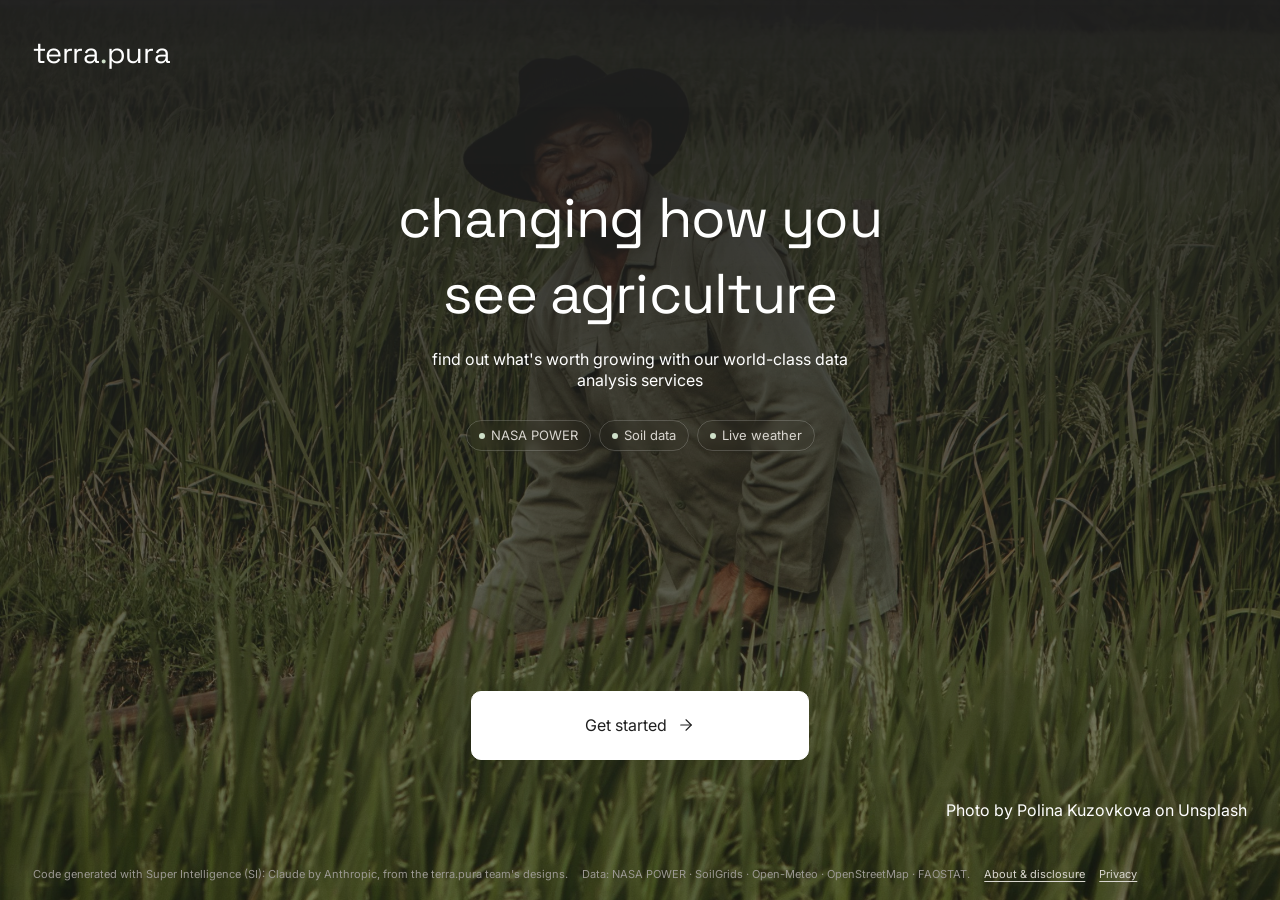
<file: 2026 Hackathon - terra.pura/index.html>
<!doctype html>
<!-- terra.pura · NASA Space Apps Challenge 2026. Code generated with Super Intelligence (SI): Claude by Anthropic; designed, reviewed and tested by the terra.pura team. -->
<html lang="en">
<head>
<meta charset="utf-8">
<meta name="viewport" content="width=device-width,initial-scale=1">
<!-- shared metadata -->
<meta name="description" content="terra.pura helps farmers decide what is worth growing on their land, using NASA POWER climate data, ISRIC SoilGrids soil data, Open-Meteo forecasts, OpenStreetMap and FAOSTAT crop prices. An educational NASA Space Apps Challenge 2026 project.">
<meta name="keywords" content="agriculture, farming, crop planning, NASA, Earth science, climate data, soil, education, NASA Space Apps Challenge">
<meta name="author" content="terra.pura team">
<meta name="generator" content="Super Intelligence (SI): Claude by Anthropic">
<meta name="si-disclosure" content="Code generated with Super Intelligence (SI): Claude by Anthropic, a code-generation tool, working from the terra.pura team's own designs; reviewed and tested by the terra.pura team.">
<meta name="rating" content="general">
<meta name="robots" content="index, follow">
<meta name="referrer" content="strict-origin-when-cross-origin">
<meta name="theme-color" content="#1f1f1f">
<meta property="og:type" content="website">
<meta property="og:site_name" content="terra.pura">
<meta property="og:title" content="terra.pura: changing how you see agriculture">
<meta property="og:description" content="terra.pura helps farmers decide what is worth growing on their land, using NASA POWER climate data, ISRIC SoilGrids soil data, Open-Meteo forecasts, OpenStreetMap and FAOSTAT crop prices. An educational NASA Space Apps Challenge 2026 project.">
<meta property="og:url" content="https://terrapura.sorila.dev/">
<meta property="og:image" content="https://terrapura.sorila.dev/assets/img/hero.jpg">
<meta name="twitter:card" content="summary_large_image">
<link rel="canonical" href="https://terrapura.sorila.dev/">
<!-- /shared metadata -->
<script type="application/ld+json">{"@context": "https://schema.org", "@type": "WebApplication", "name": "terra.pura", "url": "https://terrapura.sorila.dev/", "description": "terra.pura helps farmers decide what is worth growing on their land, using NASA POWER climate data, ISRIC SoilGrids soil data, Open-Meteo forecasts, OpenStreetMap and FAOSTAT crop prices. An educational NASA Space Apps Challenge 2026 project.", "applicationCategory": "EducationalApplication", "operatingSystem": "Any (web browser)", "isAccessibleForFree": true, "inLanguage": "en", "audience": {"@type": "Audience", "audienceType": "Farmers, students, NASA Space Apps judges"}, "about": ["Agriculture", "Earth science", "Climate", "Soil science"], "creator": {"@type": "Organization", "name": "terra.pura team"}, "contributor": {"@type": "SoftwareApplication", "name": "Claude", "creator": {"@type": "Organization", "name": "Anthropic"}, "description": "Super Intelligence (SI) code-generation tool used to write this site's code"}, "creditText": "Code generated with Super Intelligence (SI): Claude by Anthropic, a code-generation tool, working from the terra.pura team's own designs; reviewed and tested by the terra.pura team.", "isBasedOn": ["https://power.larc.nasa.gov/", "https://soilgrids.org/", "https://open-meteo.com/", "https://www.openstreetmap.org/", "https://www.fao.org/faostat/"]}</script>
<title>terra.pura — changing how you see agriculture</title>
<link rel="icon" href="assets/img/favicon.svg" type="image/svg+xml">
<link rel="icon" href="assets/img/favicon-32.png" type="image/png" sizes="32x32">
<link rel="apple-touch-icon" href="assets/img/apple-touch-icon.png">
<link rel="manifest" href="manifest.webmanifest">
<link rel="stylesheet" href="assets/css/base.css">
<style>
  body{min-height:100vh;display:flex;flex-direction:column}
  .hero-bg{position:fixed;inset:-4% 0 0 0;z-index:0;overflow:hidden;pointer-events:none}
  .hero-bg img{width:100%;height:100%;object-fit:cover;opacity:0;transform:scale(1.12);
    mask-image:linear-gradient(0deg,#000 0%,transparent 100%);-webkit-mask-image:linear-gradient(0deg,#000 0%,transparent 100%);
    animation:hero-in 2.4s var(--ease) .1s forwards, drift 40s ease-in-out 2.5s infinite alternate}
  @keyframes hero-in{to{opacity:.6;transform:scale(1.03)}}
  @keyframes drift{from{transform:scale(1.03) translate(0,0)}to{transform:scale(1.09) translate(-1.5%,-1%)}}
  .hero{position:relative;z-index:1;flex:1;display:flex;flex-direction:column;align-items:center;text-align:center;padding:clamp(60px,12vh,168px) var(--gutter) 40px}
  h1{margin:0;max-width:560px;font:400 clamp(38px,5vw,56px)/1.35 var(--display);letter-spacing:-.015em}
  .lede{margin:17px 0 0;max-width:431px;font-size:16px}
  .cta{margin-top:auto;padding-top:60px}
  .credit{position:relative;z-index:1;align-self:flex-end;margin:0 var(--gutter) 30px;font-size:16px;opacity:.85}
  .credit a{text-decoration:none;border-bottom:1px solid transparent;transition:border-color .3s}
  .credit a:hover{border-color:currentColor}
  .scroll-hint{display:flex;gap:8px;justify-content:center;margin-top:28px;font-size:13px;color:var(--ink-dim)}
  .scroll-hint span{display:inline-flex;align-items:center;gap:6px;padding:6px 12px;border:1px solid var(--line-soft);border-radius:99px;backdrop-filter:blur(6px)}
  .scroll-hint i{width:6px;height:6px;border-radius:50%;background:var(--gain);animation:pulse 2s infinite}
  @keyframes pulse{50%{opacity:.25;transform:scale(.6)}}
  @media (max-width:600px){.btn.lg{min-width:0;width:100%}.credit{align-self:center;font-size:13px}}
</style>
</head>
<body>
  <div class="hero-bg" aria-hidden="true"><img src="assets/img/hero.jpg" alt=""></div>

  <header class="topbar"><a class="brand fade" href="index.html">terra<span class="dot">.</span>pura</a></header>

  <main class="hero">
    <h1 data-words data-delay="250">changing how you see agriculture</h1>
    <p class="lede rise" style="--d:850ms">find out what's worth growing with our world-class data analysis services</p>
    <div class="scroll-hint rise" style="--d:1050ms" aria-hidden="true">
      <span><i></i>NASA POWER</span><span><i style="animation-delay:.4s"></i>Soil data</span><span><i style="animation-delay:.8s"></i>Live weather</span>
    </div>
    <div class="cta rise" style="--d:1250ms">
      <a class="btn lg" href="onboarding.html" id="getStarted">Get started <span data-icon="arrow"></span></a>
    </div>
  </main>

  <p class="credit fade" style="--d:1600ms">Photo by <a href="https://unsplash.com/@polinakuzovkova" target="_blank" rel="noopener">Polina Kuzovkova</a> on <a href="https://unsplash.com" target="_blank" rel="noopener">Unsplash</a></p>

<script type="module">
  import { initUI, icons } from './assets/js/ui.js';
  document.querySelectorAll('[data-icon]').forEach(el => (el.outerHTML = icons[el.dataset.icon]));
  initUI();
  // returning visitors choose: continue, open a saved farm, or start a new one
  document.getElementById('getStarted').addEventListener('click', async ev => {
    ev.preventDefault();
    const shown = await import('./assets/js/farm-picker.js').then(m => m.maybeShowFarmPicker()).catch(() => false);
    if (!shown) location.href = 'onboarding.html';
  });
</script>
<footer class="si-note"><span>Code generated with Super Intelligence (SI): Claude by Anthropic, from the terra.pura team's designs.</span> <span>Data: NASA POWER · SoilGrids · Open-Meteo · OpenStreetMap · FAOSTAT.</span> <a href="about.html">About &amp; disclosure</a> <a href="privacy.html">Privacy</a></footer>
</body>
</html>
</file>
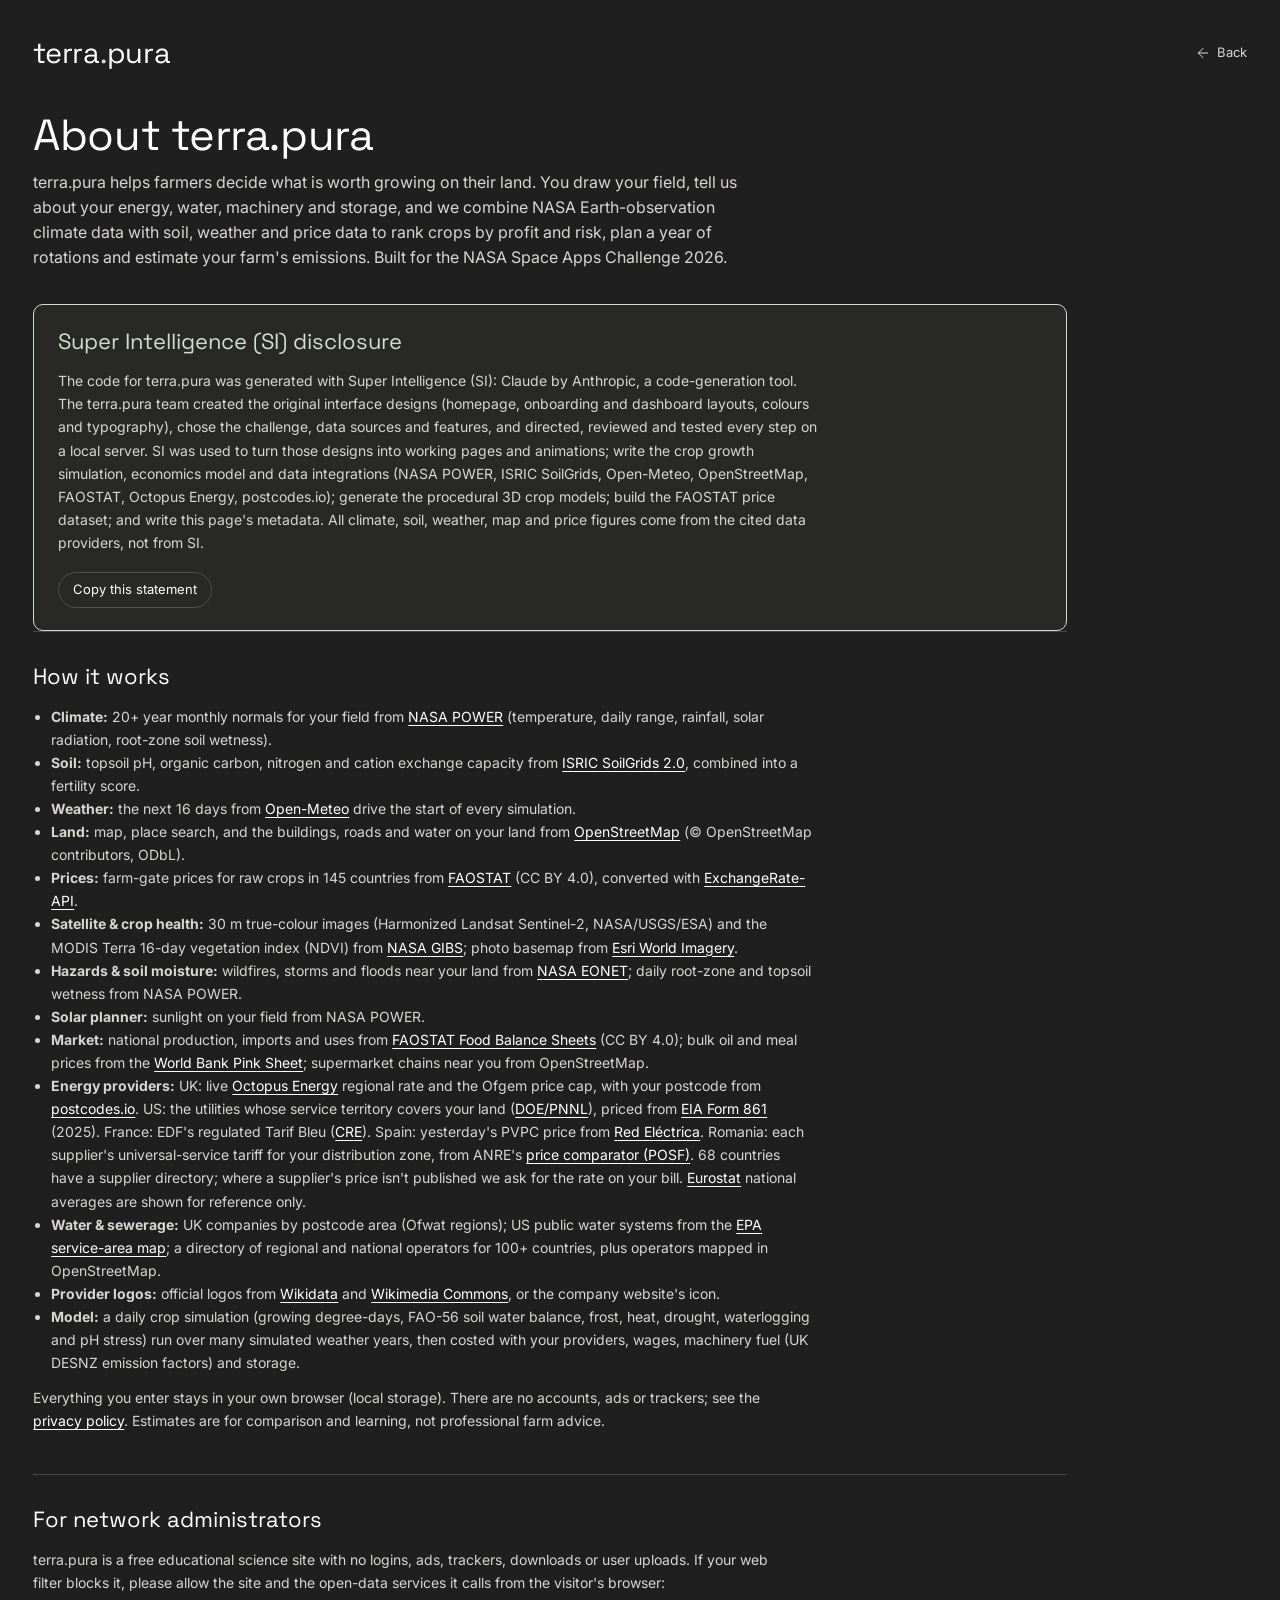
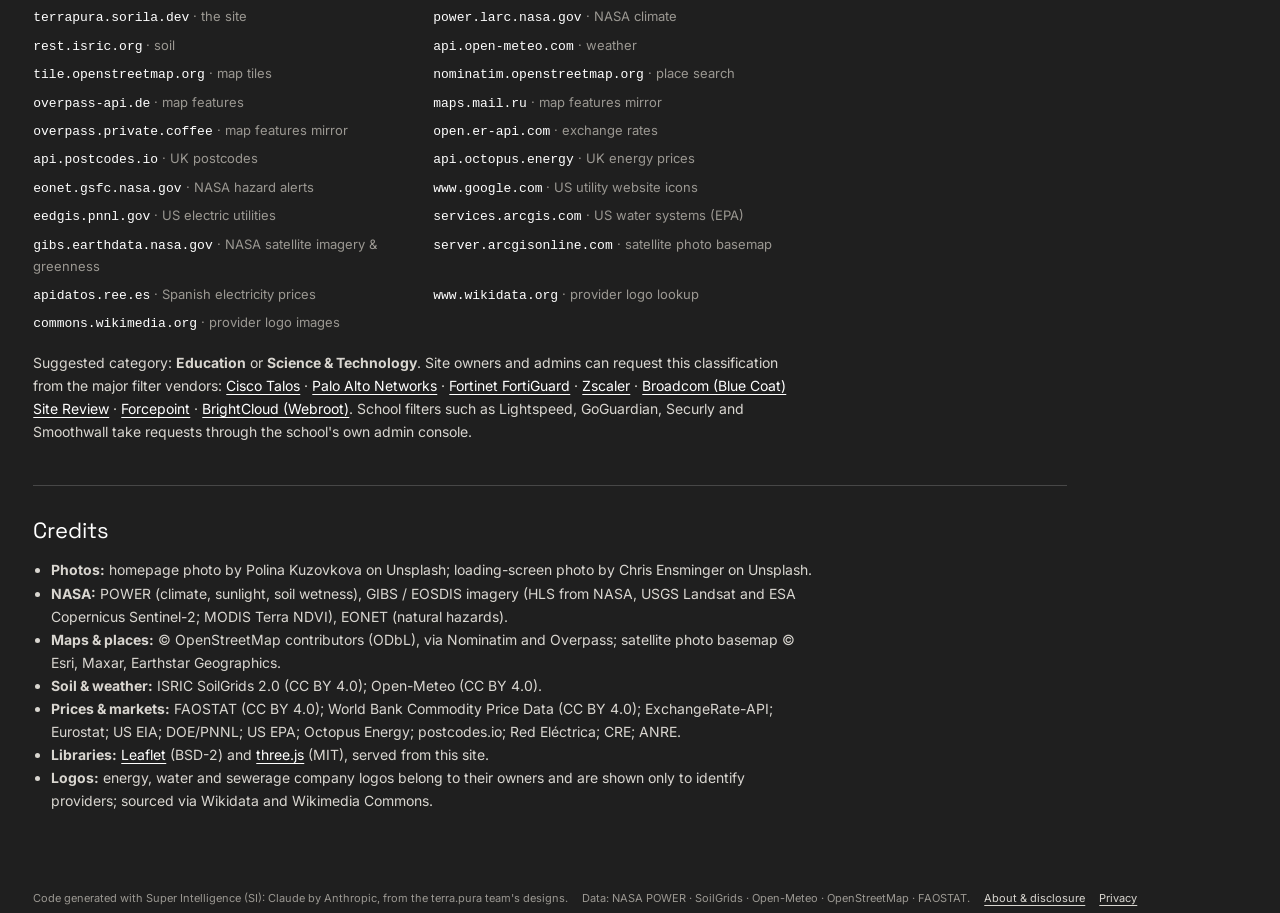
<file: 2026 Hackathon - terra.pura/about.html>
<!doctype html>
<!-- terra.pura · NASA Space Apps Challenge 2026. Code generated with Super Intelligence (SI): Claude by Anthropic; designed, reviewed and tested by the terra.pura team. -->
<html lang="en">
<head>
<meta charset="utf-8">
<meta name="viewport" content="width=device-width,initial-scale=1">
<!-- shared metadata -->
<meta name="description" content="terra.pura helps farmers decide what is worth growing on their land, using NASA POWER climate data, ISRIC SoilGrids soil data, Open-Meteo forecasts, OpenStreetMap and FAOSTAT crop prices. An educational NASA Space Apps Challenge 2026 project.">
<meta name="keywords" content="agriculture, farming, crop planning, NASA, Earth science, climate data, soil, education, NASA Space Apps Challenge">
<meta name="author" content="terra.pura team">
<meta name="generator" content="Super Intelligence (SI): Claude by Anthropic">
<meta name="si-disclosure" content="Code generated with Super Intelligence (SI): Claude by Anthropic, a code-generation tool, working from the terra.pura team's own designs; reviewed and tested by the terra.pura team.">
<meta name="rating" content="general">
<meta name="robots" content="index, follow">
<meta name="referrer" content="strict-origin-when-cross-origin">
<meta name="theme-color" content="#1f1f1f">
<meta property="og:type" content="website">
<meta property="og:site_name" content="terra.pura">
<meta property="og:title" content="terra.pura: changing how you see agriculture">
<meta property="og:description" content="terra.pura helps farmers decide what is worth growing on their land, using NASA POWER climate data, ISRIC SoilGrids soil data, Open-Meteo forecasts, OpenStreetMap and FAOSTAT crop prices. An educational NASA Space Apps Challenge 2026 project.">
<meta property="og:url" content="https://terrapura.sorila.dev/about.html">
<meta property="og:image" content="https://terrapura.sorila.dev/assets/img/hero.jpg">
<meta name="twitter:card" content="summary_large_image">
<link rel="canonical" href="https://terrapura.sorila.dev/about.html">
<!-- /shared metadata -->
<script type="application/ld+json">{"@context": "https://schema.org", "@type": "WebApplication", "name": "terra.pura", "url": "https://terrapura.sorila.dev/", "description": "terra.pura helps farmers decide what is worth growing on their land, using NASA POWER climate data, ISRIC SoilGrids soil data, Open-Meteo forecasts, OpenStreetMap and FAOSTAT crop prices. An educational NASA Space Apps Challenge 2026 project.", "applicationCategory": "EducationalApplication", "operatingSystem": "Any (web browser)", "isAccessibleForFree": true, "inLanguage": "en", "audience": {"@type": "Audience", "audienceType": "Farmers, students, NASA Space Apps judges"}, "about": ["Agriculture", "Earth science", "Climate", "Soil science"], "creator": {"@type": "Organization", "name": "terra.pura team"}, "contributor": {"@type": "SoftwareApplication", "name": "Claude", "creator": {"@type": "Organization", "name": "Anthropic"}, "description": "Super Intelligence (SI) code-generation tool used to write this site's code"}, "creditText": "Code generated with Super Intelligence (SI): Claude by Anthropic, a code-generation tool, working from the terra.pura team's own designs; reviewed and tested by the terra.pura team.", "isBasedOn": ["https://power.larc.nasa.gov/", "https://soilgrids.org/", "https://open-meteo.com/", "https://www.openstreetmap.org/", "https://www.fao.org/faostat/"]}</script>
<title>About terra.pura</title>
<link rel="icon" href="assets/img/favicon.svg" type="image/svg+xml">
<link rel="icon" href="assets/img/favicon-32.png" type="image/png" sizes="32x32">
<link rel="apple-touch-icon" href="assets/img/apple-touch-icon.png">
<link rel="manifest" href="manifest.webmanifest">
<link rel="stylesheet" href="assets/css/base.css">
<style>
  main{padding:38px var(--gutter) var(--gutter);max-width:1100px}
  h1{margin:0 0 10px;font:400 clamp(32px,3.4vw,48px)/1.15 var(--display);letter-spacing:-.01em}
  .lede{margin:0 0 34px;font-size:16px;color:var(--ink-dim);max-width:720px;line-height:1.55}
  section{border-top:1px solid var(--line-soft);padding:30px 0}
  h2{margin:0 0 14px;font:400 22px/1.3 var(--display)}
  p,li{font-size:14px;line-height:1.65;color:var(--ink-dim)}
  p{margin:0 0 12px;max-width:760px}
  ul{margin:0;padding-left:18px;max-width:780px}
  a{color:var(--ink);text-underline-offset:3px}
  .si{border:1px solid var(--gain);border-radius:var(--r);padding:22px 24px;background:rgba(207,224,201,.05)}
  .si h2{color:var(--gain)}
  .copy{display:inline-flex;align-items:center;gap:8px;height:36px;padding:0 14px;margin-top:6px;border-radius:99px;border:1px solid var(--line-soft);background:none;font-size:13px;cursor:pointer;transition:border-color .2s,background .2s}
  .copy:hover{border-color:var(--ink);background:rgba(255,255,255,.05)}
  code{font-family:ui-monospace,Consolas,monospace;font-size:13px;color:var(--ink)}
  .domains{display:grid;grid-template-columns:repeat(auto-fill,minmax(250px,1fr));gap:6px 20px;margin:10px 0 0;padding:0;list-style:none}
  .domains li{font-size:13px}
  .domains span{color:var(--ink-mute)}
  .back{font-size:13px;text-decoration:none;color:var(--ink-dim);display:inline-flex;gap:6px;align-items:center}
  .back svg{width:16px;height:16px}
</style>
</head>
<body>
<header class="topbar">
  <a class="brand" href="index.html">terra<span class="dot">.</span>pura</a>
  <a class="back fade" href="index.html"><span data-icon="back"></span>Back</a>
</header>
<main data-stagger="150">
  <div>
    <h1>About terra.pura</h1>
    <p class="lede">terra.pura helps farmers decide what is worth growing on their land. You draw your field, tell us about your energy, water, machinery and storage, and we combine NASA Earth-observation climate data with soil, weather and price data to rank crops by profit and risk, plan a year of rotations and estimate your farm's emissions. Built for the NASA Space Apps Challenge 2026.</p>
  </div>

  <section class="si" id="si">
    <h2>Super Intelligence (SI) disclosure</h2>
    <p id="siText">The code for terra.pura was generated with Super Intelligence (SI): Claude by Anthropic, a code-generation tool. The terra.pura team created the original interface designs (homepage, onboarding and dashboard layouts, colours and typography), chose the challenge, data sources and features, and directed, reviewed and tested every step on a local server. SI was used to turn those designs into working pages and animations; write the crop growth simulation, economics model and data integrations (NASA POWER, ISRIC SoilGrids, Open-Meteo, OpenStreetMap, FAOSTAT, Octopus Energy, postcodes.io); generate the procedural 3D crop models; build the FAOSTAT price dataset; and write this page's metadata. All climate, soil, weather, map and price figures come from the cited data providers, not from SI.</p>
    <button class="copy" id="copy">Copy this statement</button>
  </section>

  <section>
    <h2>How it works</h2>
    <ul>
      <li><b>Climate:</b> 20+ year monthly normals for your field from <a href="https://power.larc.nasa.gov/" target="_blank" rel="noopener">NASA POWER</a> (temperature, daily range, rainfall, solar radiation, root-zone soil wetness).</li>
      <li><b>Soil:</b> topsoil pH, organic carbon, nitrogen and cation exchange capacity from <a href="https://soilgrids.org/" target="_blank" rel="noopener">ISRIC SoilGrids 2.0</a>, combined into a fertility score.</li>
      <li><b>Weather:</b> the next 16 days from <a href="https://open-meteo.com/" target="_blank" rel="noopener">Open-Meteo</a> drive the start of every simulation.</li>
      <li><b>Land:</b> map, place search, and the buildings, roads and water on your land from <a href="https://www.openstreetmap.org/copyright" target="_blank" rel="noopener">OpenStreetMap</a> (© OpenStreetMap contributors, ODbL).</li>
      <li><b>Prices:</b> farm-gate prices for raw crops in 145 countries from <a href="https://www.fao.org/faostat/" target="_blank" rel="noopener">FAOSTAT</a> (CC BY 4.0), converted with <a href="https://www.exchangerate-api.com" target="_blank" rel="noopener">ExchangeRate-API</a>. </li>
      <li><b>Satellite &amp; crop health:</b> 30 m true-colour images (Harmonized Landsat Sentinel-2, NASA/USGS/ESA) and the MODIS Terra 16-day vegetation index (NDVI) from <a href="https://www.earthdata.nasa.gov/engage/open-data-services-software/earthdata-developer-portal/gibs-api" target="_blank" rel="noopener">NASA GIBS</a>; photo basemap from <a href="https://www.esri.com/" target="_blank" rel="noopener">Esri World Imagery</a>.</li>
      <li><b>Hazards &amp; soil moisture:</b> wildfires, storms and floods near your land from <a href="https://eonet.gsfc.nasa.gov/" target="_blank" rel="noopener">NASA EONET</a>; daily root-zone and topsoil wetness from NASA POWER.</li>
      <li><b>Solar planner:</b> sunlight on your field from NASA POWER.</li>
      <li><b>Market:</b> national production, imports and uses from <a href="https://www.fao.org/faostat/en/#data/FBS" target="_blank" rel="noopener">FAOSTAT Food Balance Sheets</a> (CC BY 4.0); bulk oil and meal prices from the <a href="https://www.worldbank.org/en/research/commodity-markets" target="_blank" rel="noopener">World Bank Pink Sheet</a>; supermarket chains near you from OpenStreetMap.</li>
      <li><b>Energy providers:</b> UK: live <a href="https://developer.octopus.energy/" target="_blank" rel="noopener">Octopus Energy</a> regional rate and the Ofgem price cap, with your postcode from <a href="https://postcodes.io/" target="_blank" rel="noopener">postcodes.io</a>. US: the utilities whose service territory covers your land (<a href="https://eedgis.pnnl.gov/" target="_blank" rel="noopener">DOE/PNNL</a>), priced from <a href="https://www.eia.gov/electricity/data/eia861/" target="_blank" rel="noopener">EIA Form 861</a> (2025). France: EDF's regulated Tarif Bleu (<a href="https://www.cre.fr/" target="_blank" rel="noopener">CRE</a>). Spain: yesterday's PVPC price from <a href="https://www.ree.es/en/apidatos" target="_blank" rel="noopener">Red Eléctrica</a>. Romania: each supplier's universal-service tariff for your distribution zone, from ANRE's <a href="https://posf.ro/" target="_blank" rel="noopener">price comparator (POSF)</a>. 68 countries have a supplier directory; where a supplier's price isn't published we ask for the rate on your bill. <a href="https://ec.europa.eu/eurostat/databrowser/view/nrg_pc_204/default/table" target="_blank" rel="noopener">Eurostat</a> national averages are shown for reference only.</li>
      <li><b>Water &amp; sewerage:</b> UK companies by postcode area (Ofwat regions); US public water systems from the <a href="https://gispub.epa.gov/serviceareas/" target="_blank" rel="noopener">EPA service-area map</a>; a directory of regional and national operators for 100+ countries, plus operators mapped in OpenStreetMap.</li>
      <li><b>Provider logos:</b> official logos from <a href="https://www.wikidata.org/" target="_blank" rel="noopener">Wikidata</a> and <a href="https://commons.wikimedia.org/" target="_blank" rel="noopener">Wikimedia Commons</a>, or the company website's icon.</li>
      <li><b>Model:</b> a daily crop simulation (growing degree-days, FAO-56 soil water balance, frost, heat, drought, waterlogging and pH stress) run over many simulated weather years, then costed with your providers, wages, machinery fuel (UK DESNZ emission factors) and storage.</li>
    </ul>
    <p style="margin-top:12px">Everything you enter stays in your own browser (local storage). There are no accounts, ads or trackers; see the <a href="privacy.html">privacy policy</a>. Estimates are for comparison and learning, not professional farm advice.</p>
  </section>

  <section id="admins">
    <h2>For network administrators</h2>
    <p>terra.pura is a free educational science site with no logins, ads, trackers, downloads or user uploads. If your web filter blocks it, please allow the site and the open-data services it calls from the visitor's browser:</p>
    <ul class="domains">
      <li><code>terrapura.sorila.dev</code> <span>· the site</span></li>
      <li><code>power.larc.nasa.gov</code> <span>· NASA climate</span></li>
      <li><code>rest.isric.org</code> <span>· soil</span></li>
      <li><code>api.open-meteo.com</code> <span>· weather</span></li>
      <li><code>tile.openstreetmap.org</code> <span>· map tiles</span></li>
      <li><code>nominatim.openstreetmap.org</code> <span>· place search</span></li>
      <li><code>overpass-api.de</code> <span>· map features</span></li>
      <li><code>maps.mail.ru</code> <span>· map features mirror</span></li>
      <li><code>overpass.private.coffee</code> <span>· map features mirror</span></li>
      <li><code>open.er-api.com</code> <span>· exchange rates</span></li>
      <li><code>api.postcodes.io</code> <span>· UK postcodes</span></li>
      <li><code>api.octopus.energy</code> <span>· UK energy prices</span></li>
      <li><code>eonet.gsfc.nasa.gov</code> <span>· NASA hazard alerts</span></li>
      <li><code>www.google.com</code> <span>· US utility website icons</span></li>
      <li><code>eedgis.pnnl.gov</code> <span>· US electric utilities</span></li>
      <li><code>services.arcgis.com</code> <span>· US water systems (EPA)</span></li>
      <li><code>gibs.earthdata.nasa.gov</code> <span>· NASA satellite imagery &amp; greenness</span></li>
      <li><code>server.arcgisonline.com</code> <span>· satellite photo basemap</span></li>
      <li><code>apidatos.ree.es</code> <span>· Spanish electricity prices</span></li>
      <li><code>www.wikidata.org</code> <span>· provider logo lookup</span></li>
      <li><code>commons.wikimedia.org</code> <span>· provider logo images</span></li>
    </ul>
    <p style="margin-top:16px">Suggested category: <b>Education</b> or <b>Science &amp; Technology</b>. Site owners and admins can request this classification from the major filter vendors:
      <a href="https://talosintelligence.com/reputation_center/" target="_blank" rel="noopener">Cisco Talos</a> ·
      <a href="https://urlfiltering.paloaltonetworks.com/" target="_blank" rel="noopener">Palo Alto Networks</a> ·
      <a href="https://www.fortiguard.com/webfilter" target="_blank" rel="noopener">Fortinet FortiGuard</a> ·
      <a href="https://sitereview.zscaler.com/" target="_blank" rel="noopener">Zscaler</a> ·
      <a href="https://sitereview.bluecoat.com/" target="_blank" rel="noopener">Broadcom (Blue Coat) Site Review</a> ·
      <a href="https://csi.forcepoint.com/" target="_blank" rel="noopener">Forcepoint</a> ·
      <a href="https://www.brightcloud.com/tools/url-ip-lookup.php" target="_blank" rel="noopener">BrightCloud (Webroot)</a>.
      School filters such as Lightspeed, GoGuardian, Securly and Smoothwall take requests through the school's own admin console.</p>
  </section>

  <section>
    <h2>Credits</h2>
    <ul>
      <li><b>Photos:</b> homepage photo by Polina Kuzovkova on Unsplash; loading-screen photo by Chris Ensminger on Unsplash.</li>
      <li><b>NASA:</b> POWER (climate, sunlight, soil wetness), GIBS / EOSDIS imagery (HLS from NASA, USGS Landsat and ESA Copernicus Sentinel-2; MODIS Terra NDVI), EONET (natural hazards).</li>
      <li><b>Maps &amp; places:</b> © OpenStreetMap contributors (ODbL), via Nominatim and Overpass; satellite photo basemap © Esri, Maxar, Earthstar Geographics.</li>
      <li><b>Soil &amp; weather:</b> ISRIC SoilGrids 2.0 (CC BY 4.0); Open-Meteo (CC BY 4.0).</li>
      <li><b>Prices &amp; markets:</b> FAOSTAT (CC BY 4.0); World Bank Commodity Price Data (CC BY 4.0); ExchangeRate-API; Eurostat; US EIA; DOE/PNNL; US EPA; Octopus Energy; postcodes.io; Red Eléctrica; CRE; ANRE.</li>
      <li><b>Libraries:</b> <a href="https://leafletjs.com/" target="_blank" rel="noopener">Leaflet</a> (BSD-2) and <a href="https://threejs.org/" target="_blank" rel="noopener">three.js</a> (MIT), served from this site.</li>
      <li><b>Logos:</b> energy, water and sewerage company logos belong to their owners and are shown only to identify providers; sourced via Wikidata and Wikimedia Commons.</li>
    </ul>
  </section>
</main>
<script type="module">
  import { initUI, icons } from './assets/js/ui.js';
  document.querySelectorAll('[data-icon]').forEach(el => (el.outerHTML = icons[el.dataset.icon]));
  initUI();
  const btn = document.getElementById('copy');
  btn.onclick = async () => {
    try { await navigator.clipboard.writeText(document.getElementById('siText').textContent.trim()); btn.textContent = 'Copied ✓'; }
    catch { btn.textContent = 'Select the text above to copy it'; }
    setTimeout(() => (btn.textContent = 'Copy this statement'), 2200);
  };
</script>
<footer class="si-note"><span>Code generated with Super Intelligence (SI): Claude by Anthropic, from the terra.pura team's designs.</span> <span>Data: NASA POWER · SoilGrids · Open-Meteo · OpenStreetMap · FAOSTAT.</span> <a href="about.html">About &amp; disclosure</a> <a href="privacy.html">Privacy</a></footer>
</body>
</html>
</file>
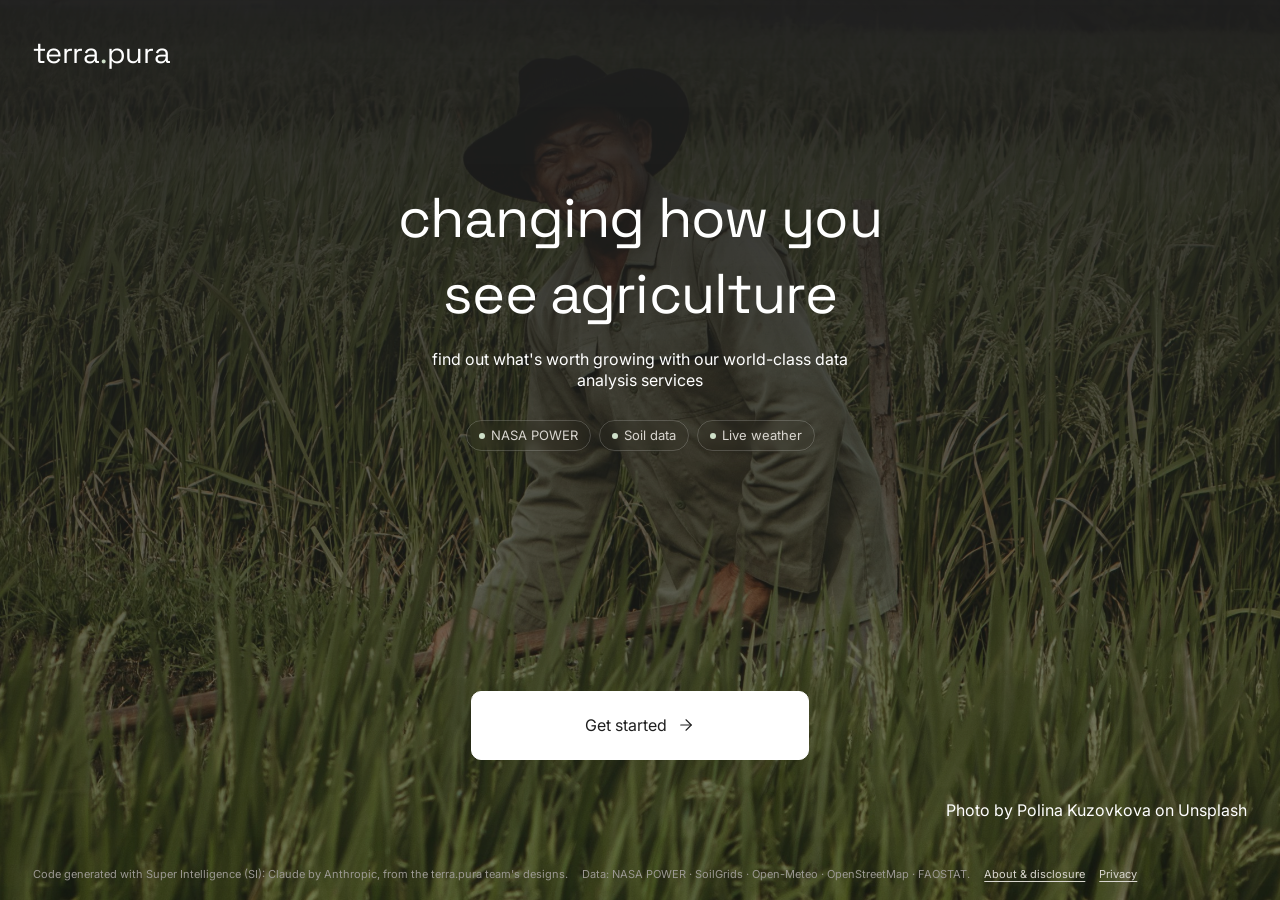
<file: 2026 Hackathon - terra.pura/dash.html>
<!doctype html>
<!-- terra.pura · NASA Space Apps Challenge 2026. Code generated with Super Intelligence (SI): Claude by Anthropic; designed, reviewed and tested by the terra.pura team. -->
<html lang="en">
<head>
<meta charset="utf-8">
<meta name="viewport" content="width=device-width,initial-scale=1">
<!-- shared metadata -->
<meta name="description" content="terra.pura helps farmers decide what is worth growing on their land, using NASA POWER climate data, ISRIC SoilGrids soil data, Open-Meteo forecasts, OpenStreetMap and FAOSTAT crop prices. An educational NASA Space Apps Challenge 2026 project.">
<meta name="keywords" content="agriculture, farming, crop planning, NASA, Earth science, climate data, soil, education, NASA Space Apps Challenge">
<meta name="author" content="terra.pura team">
<meta name="generator" content="Super Intelligence (SI): Claude by Anthropic">
<meta name="si-disclosure" content="Code generated with Super Intelligence (SI): Claude by Anthropic, a code-generation tool, working from the terra.pura team's own designs; reviewed and tested by the terra.pura team.">
<meta name="rating" content="general">
<meta name="robots" content="noindex, follow">
<meta name="referrer" content="strict-origin-when-cross-origin">
<meta name="theme-color" content="#1f1f1f">
<meta property="og:type" content="website">
<meta property="og:site_name" content="terra.pura">
<meta property="og:title" content="terra.pura: changing how you see agriculture">
<meta property="og:description" content="terra.pura helps farmers decide what is worth growing on their land, using NASA POWER climate data, ISRIC SoilGrids soil data, Open-Meteo forecasts, OpenStreetMap and FAOSTAT crop prices. An educational NASA Space Apps Challenge 2026 project.">
<meta property="og:url" content="https://terrapura.sorila.dev/dash.html">
<meta property="og:image" content="https://terrapura.sorila.dev/assets/img/hero.jpg">
<meta name="twitter:card" content="summary_large_image">
<link rel="canonical" href="https://terrapura.sorila.dev/dash.html">
<!-- /shared metadata -->
<title>Dashboard — terra.pura</title>
<script>
  // Dashboard needs a finished onboarding; data is refetched if the land changed.
  try {
    const s = JSON.parse(localStorage.getItem('terrapura.v1')) || {};
    if (!(s.onboardedAt && s.land && s.land.length >= 3)) location.replace('index.html');
    else if (s.dataFor !== s.center.join(',')) location.replace('complete.html');
  } catch (e) { location.replace('index.html'); }
</script>
<script type="importmap">{"imports":{"three":"./assets/vendor/three/three.module.js","three/addons/":"./assets/vendor/three/addons/"}}</script>
<link rel="icon" href="assets/img/favicon.svg" type="image/svg+xml">
<link rel="icon" href="assets/img/favicon-32.png" type="image/png" sizes="32x32">
<link rel="apple-touch-icon" href="assets/img/apple-touch-icon.png">
<link rel="manifest" href="manifest.webmanifest">
<link rel="stylesheet" href="assets/vendor/leaflet/leaflet.css">
<link rel="stylesheet" href="assets/css/base.css">
<style>
  .dash{display:grid;grid-template-columns:683fr 345fr 762fr;grid-template-rows:auto auto;gap:15px;padding:38px var(--gutter) var(--gutter)}
  .panel{opacity:0;transform:translateY(20px);animation:rise .8s var(--ease) forwards;animation-delay:calc(var(--i) * 90ms + 150ms);transition:border-color .3s,background .3s}
  .panel:hover{background:rgba(255,255,255,.015)}
  .l{border-radius:var(--r) 0 0 var(--r)}.m{border-radius:0}.r{border-radius:0 var(--r) var(--r) 0}
  .muted{color:var(--ink-mute)}
  .topnav{display:flex;gap:20px;font-size:13px}
  .topnav a{text-decoration:none;color:var(--ink-dim);transition:color .2s}
  .topnav a:hover{color:var(--ink)}
  .topnav{align-items:center;flex-wrap:wrap;justify-content:flex-end}

  /* land */
  .land{padding:0;display:flex;flex-direction:column;overflow:hidden;min-height:374px}
  .land h2{padding:30px 30px 0;margin-bottom:6px}
  .land h2 b{font-weight:400;font-variant-numeric:tabular-nums;color:var(--ink-dim)}
  .land .place{padding:0 30px 18px;font-size:12px;color:var(--ink-mute)}
  #miniMap{flex:1;min-height:260px;background:var(--sand);border-radius:0 0 0 var(--r)}
  #miniMap .leaflet-tile-pane{filter:sepia(.25) saturate(.85)}
  #miniMap.sat .leaflet-tile-pane{filter:none}
  .mapwrap{position:relative}
  .mapbtns{position:absolute;z-index:500;left:10px;bottom:10px;display:flex;gap:6px;flex-wrap:wrap}
  .mapbtns button,.mapbtns a{height:28px;padding:0 11px;display:inline-flex;align-items:center;border-radius:99px;border:1px solid rgba(255,255,255,.35);background:rgba(20,20,20,.88);color:#fff;font-size:11.5px;cursor:pointer;text-decoration:none}
  .mapbtns button[aria-pressed=true]{background:#fff;color:#111}

  /* costs */
  .costs{display:flex;flex-direction:column}
  .costs h2 small{display:block;font-size:12px;color:var(--ink-mute);margin-top:3px}
  .row b{font-weight:400;font-variant-numeric:tabular-nums;text-align:right}
  .row.co2 b{color:var(--gain)}
  .costs .total{margin-top:auto;padding-top:18px}
  .crows{display:grid;gap:0;margin:0 0 6px}
  .crow{border-top:1px solid var(--line-soft)}
  .crow:first-child{border-top:0}
  .crow>button{all:unset;box-sizing:border-box;width:100%;display:flex;justify-content:space-between;align-items:baseline;gap:10px;padding:5px 0;font-size:13px;cursor:pointer}
  .crow>button:focus-visible{outline:2px solid var(--gain);outline-offset:2px}
  .crow>button .l{display:inline-flex;align-items:center;gap:6px}
  .crow>button .l i{font-style:normal;color:var(--ink-mute);font-size:10px;transition:transform .3s var(--ease)}
  .crow.open>button .l i{transform:rotate(90deg)}
  .crow>button b{font-weight:400;font-variant-numeric:tabular-nums;text-align:right}
  .crow .x{display:grid;grid-template-rows:0fr;transition:grid-template-rows .35s var(--ease)}
  .crow.open .x{grid-template-rows:1fr}
  .crow .x>div{overflow:hidden;font-size:11.5px;color:var(--ink-dim);line-height:1.5}
  .crow .x ul{margin:2px 0 4px;padding-left:16px}
  .crow .x .as{color:var(--ink-mute)}
  .crow .x .as::before{content:"Assumes: ";color:#e0b456}
  .crow .x a,.crow .x .ed{color:var(--gain);font-size:11.5px;background:none;border:0;padding:0 0 8px;cursor:pointer;text-decoration:underline;text-underline-offset:3px;display:inline-block}
  .crow .edbtn{margin-left:6px;font-size:11px;border:1px solid var(--line-soft);border-radius:99px;padding:1px 8px;color:var(--ink-dim)}
  .crow .edbtn:hover{border-color:var(--ink);color:var(--ink)}
  .clinks{margin:6px 0 0;font-size:12px}
  .clinks a{color:var(--gain);text-underline-offset:3px}
  .costs .total h3{margin:0 0 10px;font:400 16px/1.35 var(--body)}
  .costs .total .big{font:400 30px/1.2 var(--display);color:var(--cost);font-variant-numeric:tabular-nums}

  /* estimates */
  .est-head{display:flex;align-items:center;gap:14px}
  .est-head button{display:inline-flex;align-items:center;gap:6px;height:28px;padding:0 6px;border:0;border-radius:6px;background:none;color:var(--ink);cursor:pointer;font-size:12px;transition:background .25s,color .25s}
  .est-head button svg{width:22px;height:22px;transition:transform .3s var(--ease)}
  .est-head button:hover svg{transform:rotate(-12deg) scale(1.1)}
  .est-head button[aria-pressed=true]{background:var(--gain);color:var(--dark-ink);padding:0 10px}
  .est-head button[aria-pressed=true] svg{width:16px;height:16px}
  .reset{margin-left:auto;font-size:12px;color:var(--ink-mute);background:none;border:0;cursor:pointer;text-decoration:underline;text-underline-offset:3px}
  .reset[hidden]{display:none}
  .est-rows{display:grid;grid-template-columns:repeat(2,minmax(0,1fr));gap:2px 40px;margin-top:20px}
  .est-rows .row{align-items:center;min-height:26px}
  .est-rows .row .src{display:block;font-size:10px;color:var(--ink-mute)}
  .est-rows input{width:92px;height:26px;border:0;border-bottom:1px solid var(--gain);background:rgba(207,224,201,.07);border-radius:4px 4px 0 0;text-align:right;padding:0 6px;font:inherit;font-size:13px;color:var(--ink);font-variant-numeric:tabular-nums;animation:fade .3s}
  .est-rows .edited b::before{content:"edited · ";font-size:10px;color:var(--gain)}
  .charts{display:grid;grid-template-columns:1fr 1fr;gap:24px;margin-top:26px}
  .chart{display:flex;flex-direction:column;margin:0}
  .chart figcaption{display:flex;justify-content:space-between;align-items:baseline;gap:8px;font-size:13px;margin-bottom:30px}
  .chart figcaption small{font-size:11px;color:var(--ink-mute)}
  .chart figcaption b{font:400 20px/1 var(--display);font-variant-numeric:tabular-nums}
  .chart .plot{height:140px}
  .sources{margin-top:18px;font-size:11px;color:var(--ink-mute)}

  /* best now */
  .now{grid-column:1;min-height:511px}
  .pick{display:grid;grid-template-columns:19px 150px 1fr;gap:0 20px;align-items:start}
  .stage3d{width:150px;height:150px;border-radius:var(--r);display:grid;place-items:center;font-size:13px;color:var(--ink-mute);border:1px dashed var(--line-soft);background:radial-gradient(circle at 50% 60%,rgba(207,224,201,.06),transparent 70%)}
  .pick .name{font-size:13px;margin:12px 0 4px;display:flex;gap:10px;align-items:baseline}
  .pick .name em{font-style:normal;font-size:11px;color:var(--ink-mute)}
  .pick .why{font-size:13px;line-height:1.6;color:var(--ink-dim);margin:0}
  .pick-in{animation:swap .5s var(--ease)}
  @keyframes swap{from{opacity:0;transform:translateY(8px)}}
  .list{margin:28px 0 0;padding:0;list-style:none}
  .list li{display:grid;grid-template-columns:19px 1fr auto;gap:0 20px;align-items:center;padding:13px 0;border-top:1px solid var(--line-soft);font-size:13px;cursor:pointer;transition:padding .3s var(--ease),background .3s}
  .list li:hover{padding-left:8px;background:linear-gradient(90deg,rgba(255,255,255,.04),transparent)}
  .list li .risk{font-size:11px;color:var(--ink-mute);margin-left:8px}
  .list .n{font-size:16px}
  .money{display:flex;align-items:center;gap:8px;font-variant-numeric:tabular-nums}
  @media (max-width:560px){.list li{grid-template-columns:19px minmax(0,1fr);gap:4px 12px}.list li .money{grid-column:2;flex-wrap:wrap}.money svg{width:18px;height:18px}}
  .money svg{width:24px;height:24px}
  .money .c{color:var(--cost);min-width:70px}.money .g{color:var(--gain)}.money .neg{color:var(--cost)}

  /* year-round */
  .year{grid-column:2/4;border-radius:0 var(--r) var(--r) 0;display:grid;grid-template-columns:1fr 220px;gap:30px}
  .tools h2{margin-bottom:20px}
  .tools a{display:flex;align-items:center;justify-content:space-between;gap:10px;padding:12px 0;font-size:13px;text-decoration:none;border-top:1px solid var(--line-soft);transition:padding .3s var(--ease),color .3s}
  .tools a:hover{padding-left:6px;color:var(--gain)}
  .tools a svg{width:16px;height:16px;transition:transform .3s var(--ease)}
  .tools a:hover svg{transform:translateX(4px)}
  .tools a[aria-disabled=true]{pointer-events:none;color:var(--ink-mute)}
  .tools a small{font-size:10px;border:1px solid var(--line-soft);border-radius:99px;padding:2px 7px}
  .timeline{position:relative;height:330px;margin:50px 0 0 99px}
  .timeline svg.axis{position:absolute;left:0;right:0;top:143px;width:100%;height:16px;overflow:visible}
  .timeline .seg{stroke-dasharray:1;stroke-dashoffset:1;animation:draw 1s var(--ease) forwards}
  @keyframes draw{to{stroke-dashoffset:0}}
  .cycle{position:absolute;width:31%;opacity:0;animation:rise .7s var(--ease) forwards}
  .cycle h3{margin:0;font:400 16px/1.35 var(--body)}
  .cycle p{margin:6px 0 10px;font-size:13px}
  .cycle .stage3d{width:75px;height:75px;font-size:9px}
  .cycle.down{top:174px}
  .mticks{position:absolute;left:0;right:0;top:162px;display:flex;justify-content:space-between;font-size:10px;color:var(--ink-mute)}
  .year-total{display:flex;align-items:center;gap:8px;font-size:13px;flex-wrap:wrap}
  .year-total svg{width:24px;height:24px}
  .empty{color:var(--ink-mute);font-size:13px;margin-top:30px}

  /* alerts + soil moisture */
  .alerts{grid-column:1}
  .soilm{grid-column:2/4}
  .alist{list-style:none;margin:0;padding:0}
  .alist li{display:grid;grid-template-columns:28px 1fr auto;gap:2px 12px;align-items:start;padding:11px 0;border-top:1px solid var(--line-soft);font-size:13px;opacity:0;animation:rise .5s var(--ease) forwards;animation-delay:calc(var(--i,0) * 60ms)}
  .alist li.muted,.alist li.ok{display:block;opacity:1;animation:none}
  .alist .ic{width:26px;height:26px;border-radius:50%;display:grid;place-items:center;font-size:13px;background:rgba(224,120,86,.15)}
  .alist .ic.w{background:rgba(126,179,255,.15)}
  .alist .t a{color:var(--ink);text-decoration:none;border-bottom:1px solid var(--line-soft)}
  .alist .t small{display:block;color:var(--ink-mute);font-size:11px;margin-top:2px}
  .alist .d{font-size:12px;color:var(--ink-dim);white-space:nowrap}
  .sm-head{display:flex;justify-content:space-between;align-items:baseline;gap:16px;flex-wrap:wrap}
  .sm-now b{font:400 28px/1 var(--display);margin-right:10px;font-variant-numeric:tabular-nums}
  .sm-now span{font-size:13px}
  .sm-chart{display:block;width:100%;height:170px;margin-top:14px;overflow:visible}
  .sm-chart text{font:10px Inter,sans-serif;fill:#9b9892}
  .sm-chart .ln{stroke-dasharray:1;stroke-dashoffset:1;animation:draw 1.6s var(--ease) .3s forwards}
  @media (max-width:1400px){
    .alerts{grid-column:1}.soilm{grid-column:2}
    .dash{grid-template-columns:1fr 1fr}
    .est{grid-column:1/3}.now{grid-column:1}.year{grid-column:2;grid-template-columns:1fr}
    .l,.m,.r,.year{border-radius:var(--r)}
  }
  @media (max-width:900px){
    .dash{grid-template-columns:1fr}
    .est,.now,.year,.alerts,.soilm{grid-column:1}
    .charts,.est-rows{grid-template-columns:1fr}
    .timeline{margin-left:0}
    .pick{grid-template-columns:19px 1fr}.pick .stage3d{grid-column:2}
    .pick>div:last-child{grid-column:2}
  }
</style>
</head>
<body>
<header class="topbar">
  <a class="brand" href="dash.html">terra<span class="dot">.</span>pura</a>
  <nav class="topnav fade"><a href="satellite.html">Satellite</a><a href="simulate.html">Simulate</a><a href="solar.html">Solar</a><a href="market.html">Market</a><a href="market.html#refinery">Refinery</a><a href="report.html">Costs</a><a href="settings.html">Settings</a></nav>
</header>

<main class="dash">
  <section class="panel land l" style="--i:0">
    <h2>Your land: <b id="coords">—</b></h2>
    <div class="place" id="place"></div>
    <div class="mapwrap"><div id="miniMap" aria-label="Map of your land"></div><div class="mapbtns"><button id="mapSat" aria-pressed="false">Satellite</button><a href="satellite.html">Crop health from orbit →</a></div></div>
  </section>

  <section class="panel costs m" style="--i:1">
    <h2>Costs (Estimated)<small id="costFor">per crop rotation</small></h2>
    <div class="crows" id="costRows"></div>
    <p class="row co2">Emissions <b id="cCo2">—</b></p>
    <p class="clinks"><a href="report.html" id="reportLink">Full cost report &amp; assumptions →</a></p>
    <div class="total">
      <h3>Estimated total cost per crop rotation:</h3>
      <div class="big" id="cTotal">—</div>
    </div>
  </section>

  <section class="panel est r" id="estimates" style="--i:2">
    <div class="est-head">
      <h2 style="margin:0">Our estimates</h2>
      <button id="editBtn" aria-pressed="false" title="Edit the predicted values" aria-label="Edit the predicted values"></button>
      <button class="reset" id="reset" hidden>Reset to predicted</button>
    </div>
    <div class="est-rows" id="estRows"></div>
    <div class="charts">
      <figure class="chart">
        <figcaption><span>Rainfall<br><small>mm per month · typical year</small></span><span style="text-align:right"><b id="rainTotal">—</b><br><small>mm / year</small></span></figcaption>
        <div class="plot" id="precip"></div>
      </figure>
      <figure class="chart">
        <figcaption><span>Temperature<br><small>°C · monthly average, shaded = night low to day high</small></span><span style="text-align:right"><b id="tempAvg">—</b><br><small>yearly avg</small></span></figcaption>
        <div class="plot" id="temp"></div>
      </figure>
    </div>
    <p class="sources" id="sources"></p>
  </section>

  <section class="panel now l" style="--i:3">
    <h2>What's best to grow now</h2>
    <div class="pick" id="pick"></div>
    <ul class="list" id="list"></ul>
  </section>

  <section class="panel year" style="--i:4">
    <div>
      <h2>What's best to grow year-round</h2>
      <div class="timeline" id="timeline"></div>
      <div class="year-total" id="yearTotal"></div>
    </div>
    <nav class="tools" aria-label="Other tools">
      <h2>Other tools</h2>
      <a href="simulate.html">Simulate plant growth <svg viewBox="0 0 24 24" fill="none" stroke="currentColor" stroke-width="1.5" stroke-linecap="round" stroke-linejoin="round"><path d="M5 12h14"/><path d="m12 5 7 7-7 7"/></svg></a>
      <a href="pricing.html">Local area pricing index <svg viewBox="0 0 24 24" fill="none" stroke="currentColor" stroke-width="1.5" stroke-linecap="round" stroke-linejoin="round"><path d="M5 12h14"/><path d="m12 5 7 7-7 7"/></svg></a>
      <a href="market.html">Market, contracts &amp; processing <svg viewBox="0 0 24 24" fill="none" stroke="currentColor" stroke-width="1.5" stroke-linecap="round" stroke-linejoin="round"><path d="M5 12h14"/><path d="m12 5 7 7-7 7"/></svg></a>
      <a href="solar.html">Solar panel planner <svg viewBox="0 0 24 24" fill="none" stroke="currentColor" stroke-width="1.5" stroke-linecap="round" stroke-linejoin="round"><path d="M5 12h14"/><path d="m12 5 7 7-7 7"/></svg></a>
      <a href="settings.html">Change providers, machinery &amp; storage <svg viewBox="0 0 24 24" fill="none" stroke="currentColor" stroke-width="1.5" stroke-linecap="round" stroke-linejoin="round"><path d="M5 12h14"/><path d="m12 5 7 7-7 7"/></svg></a>
      <a href="years.html" aria-disabled="true">What's best to grow over the years <small>soon</small></a>
    </nav>
  </section>

  <section class="panel alerts l" style="--i:5">
    <h2>Alerts near your land</h2>
    <ul class="alist" id="alerts"><li class="muted">Checking NASA EONET and the forecast…</li></ul>
    <p class="sources">Natural hazards: NASA EONET (open events, 300 km) · Weather: Open-Meteo forecast</p>
  </section>

  <section class="panel soilm r" style="--i:6">
    <div class="sm-head">
      <h2 style="margin:0">Soil moisture</h2>
      <div class="sm-now"><b id="smNow">—</b><span id="smVs" class="muted"></span></div>
    </div>
    <p class="muted" style="font-size:12px;margin:6px 0 0">Root-zone wetness over the last 90 days (0% = bone dry, 100% = saturated). Dashed line: normal for the time of year.</p>
    <svg id="smChart" class="sm-chart" role="img" aria-label="Soil moisture over the last 90 days"></svg>
    <p class="sources" id="smSrc">NASA POWER daily soil wetness (MERRA-2)</p>
  </section>
</main>

<script src="assets/vendor/leaflet/leaflet.js"></script>
<script type="module" src="assets/js/dash.js"></script>
<footer class="si-note"><span>Code generated with Super Intelligence (SI): Claude by Anthropic, from the terra.pura team's designs.</span> <span>Data: NASA POWER · SoilGrids · Open-Meteo · OpenStreetMap · FAOSTAT.</span> <a href="about.html">About &amp; disclosure</a> <a href="privacy.html">Privacy</a></footer>
</body>
</html>
</file>
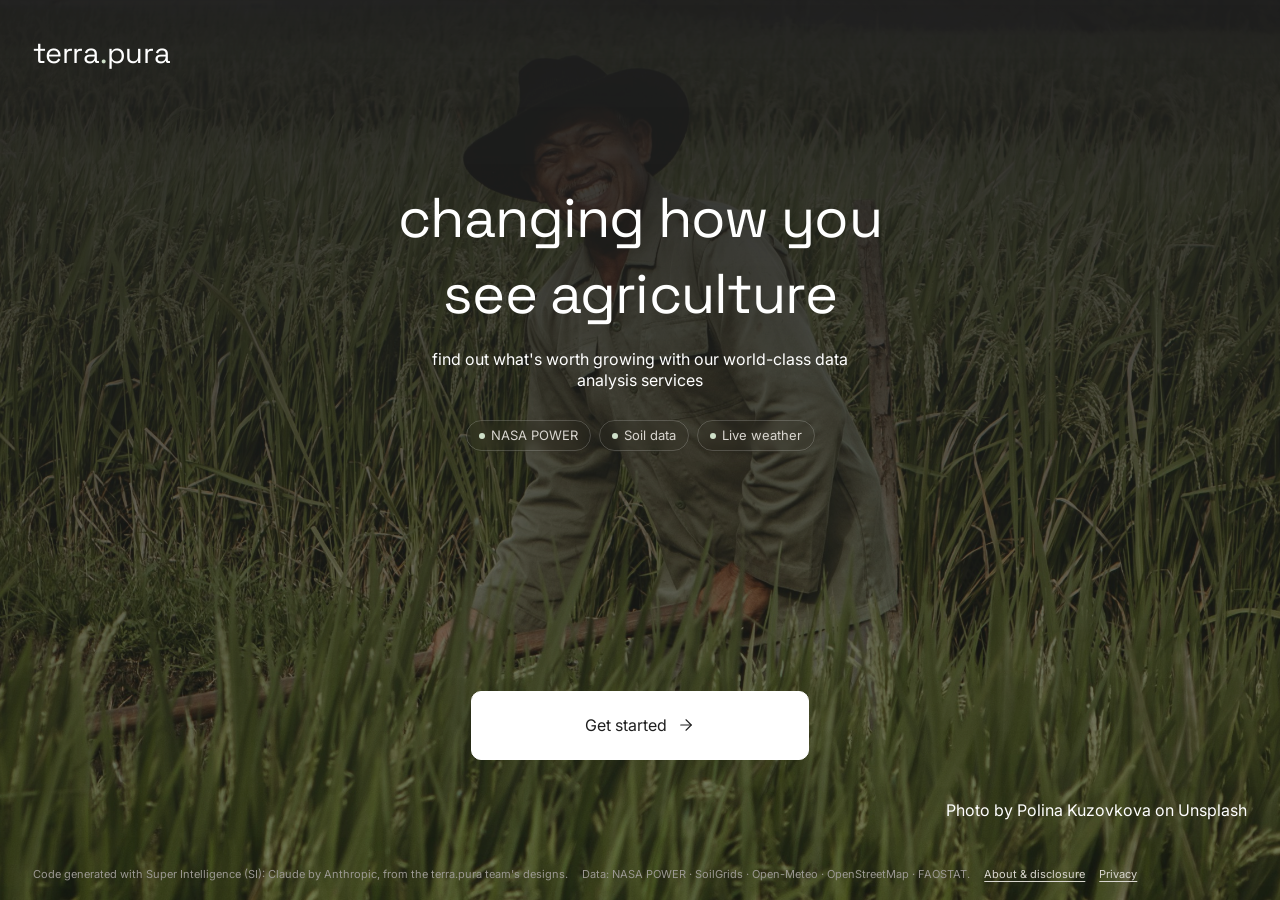
<file: 2026 Hackathon - terra.pura/market.html>
<!doctype html>
<!-- terra.pura · NASA Space Apps Challenge 2026. Code generated with Super Intelligence (SI): Claude by Anthropic; designed, reviewed and tested by the terra.pura team. -->
<html lang="en">
<head>
<meta charset="utf-8">
<meta name="viewport" content="width=device-width,initial-scale=1">
<!-- shared metadata -->
<meta name="description" content="terra.pura helps farmers decide what is worth growing on their land, using NASA POWER climate data, ISRIC SoilGrids soil data, Open-Meteo forecasts, OpenStreetMap and FAOSTAT crop prices. An educational NASA Space Apps Challenge 2026 project.">
<meta name="keywords" content="agriculture, farming, crop planning, NASA, Earth science, climate data, soil, education, NASA Space Apps Challenge">
<meta name="author" content="terra.pura team">
<meta name="generator" content="Super Intelligence (SI): Claude by Anthropic">
<meta name="si-disclosure" content="Code generated with Super Intelligence (SI): Claude by Anthropic, a code-generation tool, working from the terra.pura team's own designs; reviewed and tested by the terra.pura team.">
<meta name="rating" content="general">
<meta name="robots" content="noindex, follow">
<meta name="referrer" content="strict-origin-when-cross-origin">
<meta name="theme-color" content="#1f1f1f">
<meta property="og:type" content="website">
<meta property="og:site_name" content="terra.pura">
<meta property="og:title" content="terra.pura: changing how you see agriculture">
<meta property="og:description" content="terra.pura helps farmers decide what is worth growing on their land, using NASA POWER climate data, ISRIC SoilGrids soil data, Open-Meteo forecasts, OpenStreetMap and FAOSTAT crop prices. An educational NASA Space Apps Challenge 2026 project.">
<meta property="og:url" content="https://terrapura.sorila.dev/market.html">
<meta property="og:image" content="https://terrapura.sorila.dev/assets/img/hero.jpg">
<meta name="twitter:card" content="summary_large_image">
<link rel="canonical" href="https://terrapura.sorila.dev/market.html">
<!-- /shared metadata -->
<title>Market &amp; processing — terra.pura</title>
<script>
  try { const s = JSON.parse(localStorage.getItem('terrapura.v1')) || {}; if (!(s.onboardedAt && s.land && s.land.length >= 3)) location.replace('index.html'); else if (s.dataFor !== s.center.join(',')) location.replace('complete.html'); } catch (e) { location.replace('index.html'); }
</script>
<link rel="icon" href="assets/img/favicon.svg" type="image/svg+xml">
<link rel="icon" href="assets/img/favicon-32.png" type="image/png" sizes="32x32">
<link rel="apple-touch-icon" href="assets/img/apple-touch-icon.png">
<link rel="manifest" href="manifest.webmanifest">
<link rel="stylesheet" href="assets/css/base.css">
<style>
  main{display:grid;grid-template-columns:minmax(0,1.25fr) minmax(0,1fr);gap:15px;padding:38px var(--gutter) var(--gutter);align-items:start}
  .head{grid-column:1/-1}
  h1{margin:0 0 6px;font:400 clamp(30px,3vw,44px)/1.2 var(--display)}
  .lede{margin:0;color:var(--ink-dim);font-size:14px;max-width:780px;line-height:1.55}
  .back{font-size:13px;text-decoration:none;color:var(--ink-dim);display:inline-flex;gap:6px;align-items:center}
  .back svg{width:16px;height:16px}
  .panel{opacity:0;animation:rise .8s var(--ease) forwards;animation-delay:calc(var(--i) * 90ms + 150ms)}
  .panel h2{margin:0 0 4px}
  .sub{font-size:12px;color:var(--ink-mute);margin:0 0 16px}
  .chips{grid-column:1/-1;display:flex;flex-wrap:wrap;gap:8px}
  .chips button{height:32px;padding:0 12px;border-radius:99px;border:1px solid var(--line-soft);background:none;font-size:13px;cursor:pointer;display:inline-flex;align-items:center;gap:7px;transition:background .25s,border-color .25s,color .25s}
  .chips button i{width:8px;height:8px;border-radius:50%;background:var(--c)}
  .chips button:hover{border-color:var(--ink)}
  .chips button[aria-pressed=true]{background:var(--ink);color:var(--dark-ink);border-color:var(--ink)}
  .chips small{font-size:10px;opacity:.7}

  .ds{border-radius:var(--r) 0 0 0}
  .flow{display:grid;gap:14px;margin-top:4px}
  .flow .lab{display:flex;justify-content:space-between;font-size:12px;color:var(--ink-dim);margin-bottom:6px}
  .bar{display:flex;height:26px;border-radius:5px;overflow:hidden;background:rgba(255,255,255,.05)}
  .bar span{display:flex;align-items:center;justify-content:center;font-size:10px;color:var(--dark-ink);white-space:nowrap;overflow:hidden;transform-origin:left;animation:barin .9s var(--ease) both}
  @keyframes barin{from{transform:scaleX(0)}}
  .legend{display:flex;flex-wrap:wrap;gap:4px 14px;font-size:11px;color:var(--ink-mute);margin-top:8px}
  .legend i{display:inline-block;width:10px;height:10px;border-radius:2px;margin-right:5px;vertical-align:-1px}
  .facts{display:grid;grid-template-columns:repeat(3,minmax(0,1fr));gap:12px;margin:18px 0 0}
  .facts div{font-size:11px;color:var(--ink-mute)}
  .facts b{display:block;font:400 20px/1.2 var(--display);color:var(--ink);font-variant-numeric:tabular-nums}

  .gauge{display:flex;align-items:center;gap:18px;margin:4px 0 14px}
  .gauge svg{width:92px;height:92px;flex:none}
  .gauge .pct{font:400 34px/1 var(--display);font-variant-numeric:tabular-nums}
  .gauge .what{font-size:13px;color:var(--ink-dim);margin-top:4px}
  .why{list-style:none;margin:0;padding:0;font-size:13px}
  .why li{display:grid;grid-template-columns:18px 1fr;gap:8px;padding:7px 0;border-top:1px solid var(--line-soft);color:var(--ink-dim);line-height:1.45}
  .why li b{font-weight:500;text-align:center}
  .why .p b{color:var(--gain)}.why .m b{color:var(--cost)}.why .n b{color:var(--ink-mute)}
  .sell{border-radius:0 var(--r) 0 0}
  .contract{border-radius:0;grid-column:1/-1}
  .cgrid{display:grid;grid-template-columns:minmax(0,1fr) minmax(0,1fr);gap:30px}
  @media (max-width:900px){.cgrid{grid-template-columns:1fr}}
  .toggles{display:grid;grid-template-columns:1fr 1fr;gap:8px 16px;margin:6px 0 16px}
  .switch{display:flex;align-items:center;justify-content:space-between;gap:10px;font-size:13px;cursor:pointer}
  .switch input{appearance:none;-webkit-appearance:none;width:36px;height:20px;border-radius:99px;background:var(--line-soft);position:relative;cursor:pointer;flex:none;transition:background .25s}
  .switch input::after{content:"";position:absolute;top:3px;left:3px;width:14px;height:14px;border-radius:50%;background:#fff;transition:transform .3s var(--ease-spring)}
  .switch input:checked{background:var(--gain)}
  .switch input:checked::after{transform:translateX(16px);background:var(--dark-ink)}
  .chains{display:flex;flex-wrap:wrap;gap:6px;margin:0 0 14px;font-size:12px}
  .chains span{padding:4px 10px;border:1px solid var(--line-soft);border-radius:99px;color:var(--ink-dim)}
  .chains span b{font-weight:400;color:var(--ink)}

  .proc{border-radius:0 0 var(--r) var(--r)}
  .row2{display:grid;grid-template-columns:1fr 1fr;gap:10px 16px;margin:6px 0 14px}
  label.f{display:grid;gap:5px;font-size:12px;color:var(--ink-dim)}
  label.f input,label.f select{height:34px;border:1px solid var(--line-soft);border-radius:6px;background:var(--bg);color:var(--ink);padding:0 10px;font:inherit;font-size:13px}
  .seg{display:inline-flex;border:1px solid var(--line-soft);border-radius:99px;padding:3px}
  .seg button{height:28px;padding:0 12px;border:0;border-radius:99px;background:none;font-size:12px;cursor:pointer;color:var(--ink-dim)}
  .seg button[aria-pressed=true]{background:rgba(255,255,255,.12);color:var(--ink)}
  .kp{display:grid;grid-template-columns:repeat(3,minmax(0,1fr));gap:12px;margin:14px 0}
  .kp div{font-size:11px;color:var(--ink-mute)}
  .kp b{display:block;font:400 22px/1.2 var(--display);color:var(--ink);font-variant-numeric:tabular-nums}
  .prods{font-size:12px;margin:0 0 10px}
  .prods .row{padding:6px 0;border-top:1px solid var(--line-soft);margin:0;align-items:center}
  .prods input{width:100px;height:28px;border:1px solid var(--line-soft);border-radius:5px;background:none;padding:0 8px;font-size:12px;text-align:right}
  #pchart{display:block;width:100%;height:200px;overflow:visible}
  #pchart text{font:10px Inter,sans-serif;fill:#9b9892}
  .warn{font-size:12px;color:#e0b456;margin:6px 0 0}
  .jump{grid-column:1/-1;display:flex;flex-wrap:wrap;gap:6px 18px;font-size:13px}
  .jump a{color:var(--ink-dim);text-decoration:none;border-bottom:1px solid transparent;padding-bottom:2px;transition:color .2s,border-color .2s}
  .jump a:hover{color:var(--ink);border-color:var(--ink)}
  .jump a.hot{color:var(--gain);border-color:var(--gain)}
  html{scroll-behavior:smooth}
  section[id]{scroll-margin-top:20px}
  details.assume{margin-top:14px;font-size:12px;color:var(--ink-dim)}
  details.assume summary{cursor:pointer;color:#e0b456;list-style:none;display:inline-flex;gap:6px;align-items:center}
  details.assume summary::before{content:"▶";font-size:9px;transition:transform .25s}
  details.assume[open] summary::before{transform:rotate(90deg)}
  details.assume ul{margin:8px 0 0;padding-left:18px;line-height:1.55}
  details.assume li{margin:3px 0}
  .proc{grid-column:1/-1}
  .phead{display:flex;justify-content:space-between;gap:20px;align-items:flex-start;flex-wrap:wrap}
  .phead>div:first-child{flex:1 1 420px}
  .pcrops{display:flex;flex-wrap:wrap;gap:6px}
  .pcrops button{height:30px;padding:0 12px;border-radius:99px;border:1px solid var(--line-soft);background:none;font-size:12px;cursor:pointer;display:inline-flex;align-items:center;gap:6px}
  .pcrops button i{width:7px;height:7px;border-radius:50%;background:var(--c)}
  .pcrops button[aria-pressed=true]{background:var(--ink);color:var(--dark-ink);border-color:var(--ink)}
  .pgrid{display:grid;grid-template-columns:minmax(0,1fr) minmax(0,1fr);gap:30px;margin-top:8px}
  .pgrid h3{margin:0 0 8px;font:400 14px/1.3 var(--body)}
  .rep{width:100%;border-collapse:collapse;font-size:12.5px}
  .rep td{padding:7px 4px;border-top:1px solid var(--line-soft);vertical-align:top;font-variant-numeric:tabular-nums}
  .rep td:last-child{text-align:right;white-space:nowrap}
  .rep td small{display:block;color:var(--ink-mute);font-size:11px;margin-top:2px}
  .rep tr.t td{border-top:1px solid var(--ink)}
  .rep .g{color:var(--gain)}.rep .c{color:var(--cost)}
  .labnote{font-size:11px;color:var(--ink-mute);margin-top:-2px}
  .labnote button{background:none;border:0;padding:0;color:var(--gain);cursor:pointer;text-decoration:underline;text-underline-offset:3px;font-size:11px}
  @media (max-width:900px){.pgrid{grid-template-columns:1fr}}
  .foot{grid-column:1/-1;font-size:12px;color:var(--ink-mute);line-height:1.6;margin:0}
  @media (max-width:1100px){main{grid-template-columns:1fr}.ds,.sell,.contract,.proc{border-radius:var(--r)}}
  @media (max-width:560px){.facts,.kp{grid-template-columns:1fr 1fr}.toggles,.row2{grid-template-columns:1fr}}
</style>
</head>
<body>
<header class="topbar">
  <a class="brand" href="dash.html">terra<span class="dot">.</span>pura</a>
  <a class="back fade" href="dash.html"><span data-icon="back"></span>Dashboard</a>
</header>
<main>
  <div class="head">
    <h1 data-words>Market &amp; processing</h1>
    <p class="lede rise" style="--d:300ms" id="lede">How much of each crop your country grows, imports and uses — and what that means for selling yours.</p>
  </div>
  <nav class="jump rise" style="--d:350ms" aria-label="Sections"><a href="#ds">Demand &amp; supply</a><a href="#sell">How likely you are to sell</a><a href="#contract">Supermarket contract</a><a href="#refinery" class="hot">Refinery calculator</a><a href="report.html">Full cost report</a></nav>
  <div class="chips rise" style="--d:400ms" id="chips" aria-label="Crop"></div>

  <section class="panel ds" id="ds" style="--i:0">
    <h2 id="dsTitle">Demand &amp; supply</h2>
    <p class="sub" id="dsSub"></p>
    <div class="flow" id="flow"></div>
    <div class="facts" id="facts"></div>
  </section>

  <section class="panel sell" id="sell" style="--i:1">
    <h2>How likely you are to sell it</h2>
    <p class="sub" id="sellSub"></p>
    <div class="gauge"><svg id="sellG" viewBox="0 0 92 92"></svg><div><div class="pct" id="sellPct">—</div><div class="what">chance of selling your whole harvest at a fair price</div></div></div>
    <ul class="why" id="sellWhy"></ul>
    <details class="assume"><summary>What this assumes</summary><ul>
      <li>Starts from a neutral 72% and moves with the country's import dependence, self-sufficiency, how big your harvest is next to national production, and how perishable the crop is.</li>
      <li>"Fair price" means close to the FAOSTAT farm-gate average; you can almost always sell at a low enough price.</li>
      <li>National data (FAOSTAT Food Balance Sheets) — local markets, buyers' contracts and transport distance aren't modelled.</li>
      <li>The weights are our own judgement, not a fitted statistical model.</li></ul></details>
  </section>

  <section class="panel contract" id="contract" style="--i:2">
    <h2>Supermarket contract</h2>
    <p class="sub">An estimate from your crop, volume and setup, and the chains trading near you. No public data on supermarket contracts exists, so treat it as a guide.</p>
    <div class="cgrid"><div>
    <div class="toggles">
      <label class="switch">Food-safety certified (e.g. GLOBALG.A.P.)<input type="checkbox" data-t="certified"></label>
      <label class="switch">Can wash, grade &amp; pack<input type="checkbox" data-t="packing"></label>
      <label class="switch">Can supply year-round<input type="checkbox" data-t="yearRound"></label>
      <label class="switch">Organic<input type="checkbox" data-t="organic"></label>
    </div>
    <div class="chains" id="chains"><span>Looking for supermarket chains within 30 km…</span></div>
    </div><div>
    <div class="gauge"><svg id="conG" viewBox="0 0 92 92"></svg><div><div class="pct" id="conPct">—</div><div class="what">chance of landing a supermarket supply contract</div></div></div>
    <ul class="why" id="conWhy"></ul>
    <details class="assume"><summary>What this assumes</summary><ul>
      <li>Volume used is a year's supply: one harvest for grain, as many cycles as fit in a year for vegetables.</li>
      <li>Starts at 25% for fresh produce and 4% for grain and pulses, then adds for volume, certification, packing, year-round supply, organic and nearby chains.</li>
      <li>Nearby chains = supermarket brands with stores mapped on OpenStreetMap within 30 km; mapping is incomplete in some countries.</li>
      <li>Capped at 70% (20% for grain and pulses) because buyers also weigh price, track record and relationships we can't see.</li>
      <li>No public data on supermarket supply contracts exists, so the weights are our own judgement.</li></ul></details>
    </div></div>
  </section>

  <section class="panel proc" id="refinery" style="--i:3">
    <div class="phead"><div><h2>Refinery calculator: process it yourself?</h2>
      <p class="sub" id="procSub"></p></div>
      <div class="pcrops" id="procCrops" aria-label="Crop to process"></div></div>
    <div id="procBody"></div>
  </section>

  <p class="foot">Sources: FAOSTAT Food Balance Sheets (production, imports, exports and uses, latest year per country) · World Bank Commodity Price Data ("Pink Sheet") for bulk oil and meal prices · FAOSTAT producer prices for raw crops · supermarket chains from OpenStreetMap. Flour prices are estimated from the grain price (bulk ×1.45, premium stone-ground ×4 the grain price) — edit them with real quotes. Equipment costs are typical small-scale figures.</p>
</main>
<script type="module" src="assets/js/market-page.js"></script>
<footer class="si-note"><span>Code generated with Super Intelligence (SI): Claude by Anthropic, from the terra.pura team's designs.</span> <span>Data: NASA POWER · SoilGrids · Open-Meteo · OpenStreetMap · FAOSTAT.</span> <a href="about.html">About &amp; disclosure</a> <a href="privacy.html">Privacy</a></footer>
</body>
</html>
</file>
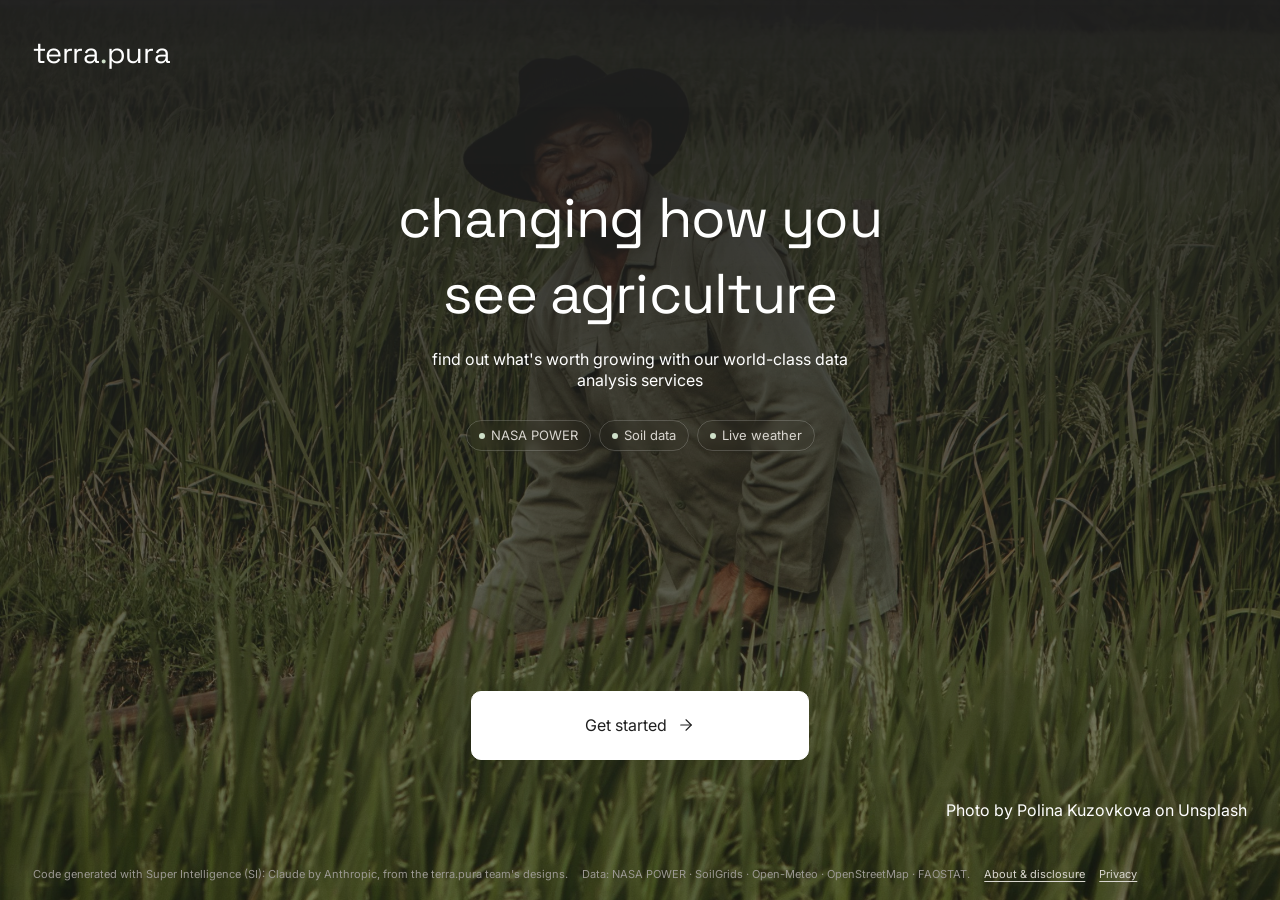
<file: 2026 Hackathon - terra.pura/pricing.html>
<!doctype html>
<!-- terra.pura · NASA Space Apps Challenge 2026. Code generated with Super Intelligence (SI): Claude by Anthropic; designed, reviewed and tested by the terra.pura team. -->
<html lang="en">
<head>
<meta charset="utf-8">
<meta name="viewport" content="width=device-width,initial-scale=1">
<!-- shared metadata -->
<meta name="description" content="terra.pura helps farmers decide what is worth growing on their land, using NASA POWER climate data, ISRIC SoilGrids soil data, Open-Meteo forecasts, OpenStreetMap and FAOSTAT crop prices. An educational NASA Space Apps Challenge 2026 project.">
<meta name="keywords" content="agriculture, farming, crop planning, NASA, Earth science, climate data, soil, education, NASA Space Apps Challenge">
<meta name="author" content="terra.pura team">
<meta name="generator" content="Super Intelligence (SI): Claude by Anthropic">
<meta name="si-disclosure" content="Code generated with Super Intelligence (SI): Claude by Anthropic, a code-generation tool, working from the terra.pura team's own designs; reviewed and tested by the terra.pura team.">
<meta name="rating" content="general">
<meta name="robots" content="noindex, follow">
<meta name="referrer" content="strict-origin-when-cross-origin">
<meta name="theme-color" content="#1f1f1f">
<meta property="og:type" content="website">
<meta property="og:site_name" content="terra.pura">
<meta property="og:title" content="terra.pura: changing how you see agriculture">
<meta property="og:description" content="terra.pura helps farmers decide what is worth growing on their land, using NASA POWER climate data, ISRIC SoilGrids soil data, Open-Meteo forecasts, OpenStreetMap and FAOSTAT crop prices. An educational NASA Space Apps Challenge 2026 project.">
<meta property="og:url" content="https://terrapura.sorila.dev/pricing.html">
<meta property="og:image" content="https://terrapura.sorila.dev/assets/img/hero.jpg">
<meta name="twitter:card" content="summary_large_image">
<link rel="canonical" href="https://terrapura.sorila.dev/pricing.html">
<!-- /shared metadata -->
<title>Local pricing index — terra.pura</title>
<script>
  try { const s = JSON.parse(localStorage.getItem('terrapura.v1')) || {}; if (!(s.onboardedAt && s.land && s.land.length >= 3)) location.replace('index.html'); } catch (e) { location.replace('index.html'); }
</script>
<link rel="icon" href="assets/img/favicon.svg" type="image/svg+xml">
<link rel="icon" href="assets/img/favicon-32.png" type="image/png" sizes="32x32">
<link rel="apple-touch-icon" href="assets/img/apple-touch-icon.png">
<link rel="manifest" href="manifest.webmanifest">
<link rel="stylesheet" href="assets/css/base.css">
<style>
  main{padding:38px var(--gutter) var(--gutter);display:grid;grid-template-columns:minmax(0,1fr) 380px;gap:15px;align-items:start}
  .head{grid-column:1/-1}
  h1{margin:0 0 6px;font:400 clamp(30px,3vw,44px)/1.2 var(--display)}
  .lede{margin:0;color:var(--ink-dim);font-size:14px;max-width:720px}
  .back{font-size:13px;text-decoration:none;color:var(--ink-dim);display:inline-flex;gap:6px;align-items:center}
  .back svg{width:16px;height:16px}
  table{width:100%;border-collapse:collapse;font-size:13px;font-variant-numeric:tabular-nums}
  th{font-weight:400;color:var(--ink-mute);text-align:left;padding:0 10px 12px 0;font-size:12px}
  td{padding:11px 10px 11px 0;border-top:1px solid var(--line-soft)}
  td.num,th.num{text-align:right}
  tr{opacity:0;animation:rise .5s var(--ease) forwards;animation-delay:calc(var(--i) * 30ms + 300ms)}
  thead tr{opacity:1;animation:none}
  .idx{width:180px}
  .bar{position:relative;height:6px;border-radius:6px;background:var(--line-soft)}
  .bar i{position:absolute;top:0;bottom:0;border-radius:6px;transform-origin:left;animation:barin .9s var(--ease) both;animation-delay:calc(var(--i) * 30ms + 500ms)}
  .bar b{position:absolute;left:50%;top:-4px;bottom:-4px;width:1px;background:rgba(255,255,255,.5)}
  @keyframes barin{from{transform:scaleX(0)}}
  .yr{color:var(--ink-mute)}
  .panel h2{margin-bottom:14px}
  .panel .row{padding:9px 0;border-top:1px solid var(--line-soft);margin:0}
  .panel .row b{font-weight:400;font-variant-numeric:tabular-nums}
  .note{font-size:11px;color:var(--ink-mute);margin:14px 0 0;line-height:1.5}
  @media (max-width:1000px){main{grid-template-columns:1fr}.idx{width:110px}}
  @media (max-width:640px){.hide-s{display:none}}
</style>
</head>
<body>
<header class="topbar">
  <a class="brand" href="dash.html">terra<span class="dot">.</span>pura</a>
  <a class="back fade" href="dash.html"><span data-icon="back"></span>Dashboard</a>
</header>
<main>
  <div class="head">
    <h1 data-words>Local area pricing index</h1>
    <p class="lede rise" style="--d:300ms" id="lede">Farm-gate prices for raw crops where you are, compared with the world median.</p>
  </div>
  <section class="panel rise" style="--d:200ms">
    <h2>Crops (farm-gate, unprocessed)</h2>
    <table>
      <thead><tr><th>Crop</th><th class="num">Your country</th><th class="num hide-s">World median</th><th class="idx">vs world</th><th class="num hide-s">Year</th></tr></thead>
      <tbody id="rows"></tbody>
    </table>
    <p class="note">Source: FAOSTAT Producer Prices (USD/tonne, latest annual value per country), converted at today's exchange rate. The bar's centre line is the world median; right = higher than the world.</p>
  </section>
  <section class="panel rise" style="--d:300ms">
    <h2>Your running costs</h2>
    <div id="utils"></div>
    <p class="note" id="unote"></p>
  </section>
</main>
<script type="module">
  import { initUI, icons, store } from './assets/js/ui.js';
  import { cropPrices, money, DIESEL_USD, GRID_CO2 } from './assets/js/data.js';
  import { CROPS } from './assets/js/crops.js';
  document.querySelectorAll('[data-icon]').forEach(el => (el.outerHTML = icons[el.dataset.icon]));
  const s = store.get(), cc = s.region?.cc || '', cur = s.region?.currency || 'USD', fx = s.fx?.rates?.[cur] || 1;
  const prices = await cropPrices();
  document.getElementById('lede').textContent = `Farm-gate prices for raw crops in ${s.region?.geo?.country || 'your country'}, compared with the world median. Prices in ${cur}.`;
  const rows = CROPS.map(c => {
    const local = prices.countries[cc]?.[c.fao], world = prices.world[c.fao];
    return { c, local: local ? local[0] : null, year: local?.[1], world };
  }).sort((a, b) => (b.local != null) - (a.local != null) || (b.local / b.world) - (a.local / a.world));
  document.getElementById('rows').innerHTML = rows.map((r, i) => {
    const ratio = r.local != null ? r.local / r.world : null;
    const w = ratio == null ? 0 : Math.min(50, Math.abs(Math.log2(ratio)) * 25);
    const bar = ratio == null ? '<span class="yr">no local data</span>' : `<div class="bar"><b></b><i style="--i:${i};left:${ratio >= 1 ? 50 : 50 - w}%;width:${w}%;background:${ratio >= 1 ? 'var(--gain)' : 'var(--cost)'}"></i></div>`;
    return `<tr style="--i:${i}"><td>${r.c.name}</td><td class="num">${r.local != null ? money(r.local * fx / 1000, cur, 3) + '/kg' : '—'}</td><td class="num hide-s">${money(r.world * fx / 1000, cur, 3)}/kg</td><td class="idx">${bar}</td><td class="num yr hide-s">${r.year || ''}</td></tr>`;
  }).join('');
  const p = k => s[k]?.id ? `${money(s[k].price * (k === 'energy' ? 1 : 1000), cur, 2)}/${k === 'energy' ? 'kWh' : 'm³'}` : 'own supply';
  const util = [
    ['Electricity', p('energy'), s.energy?.name],
    ['Water', p('water'), s.water?.name],
    ['Sewerage', p('sewage'), s.sewage?.name],
    ['Diesel (estimate)', money((DIESEL_USD[cc] ?? 1.3) * fx, cur, 2) + '/L', ''],
    ['Grid carbon intensity', (GRID_CO2[cc] ?? 0.45) + ' kg CO₂/kWh', ''],
    ['Storage', s.storage?.id && s.storage.id !== 'none' ? money(s.storage.rate, cur) + '/t/month' : 'none', ''],
  ];
  document.getElementById('utils').innerHTML = util.map(([k, v, n]) => `<p class="row"><span>${k}${n ? `<br><span class="yr" style="font-size:11px">${n}</span>` : ''}</span><b>${v}</b></p>`).join('');
  document.getElementById('unote').textContent = 'Electricity, water and sewerage come from your provider choices (change them in Settings). Diesel and grid carbon intensity are approximate national figures.';
  initUI();
</script>
<footer class="si-note"><span>Code generated with Super Intelligence (SI): Claude by Anthropic, from the terra.pura team's designs.</span> <span>Data: NASA POWER · SoilGrids · Open-Meteo · OpenStreetMap · FAOSTAT.</span> <a href="about.html">About &amp; disclosure</a> <a href="privacy.html">Privacy</a></footer>
</body>
</html>
</file>
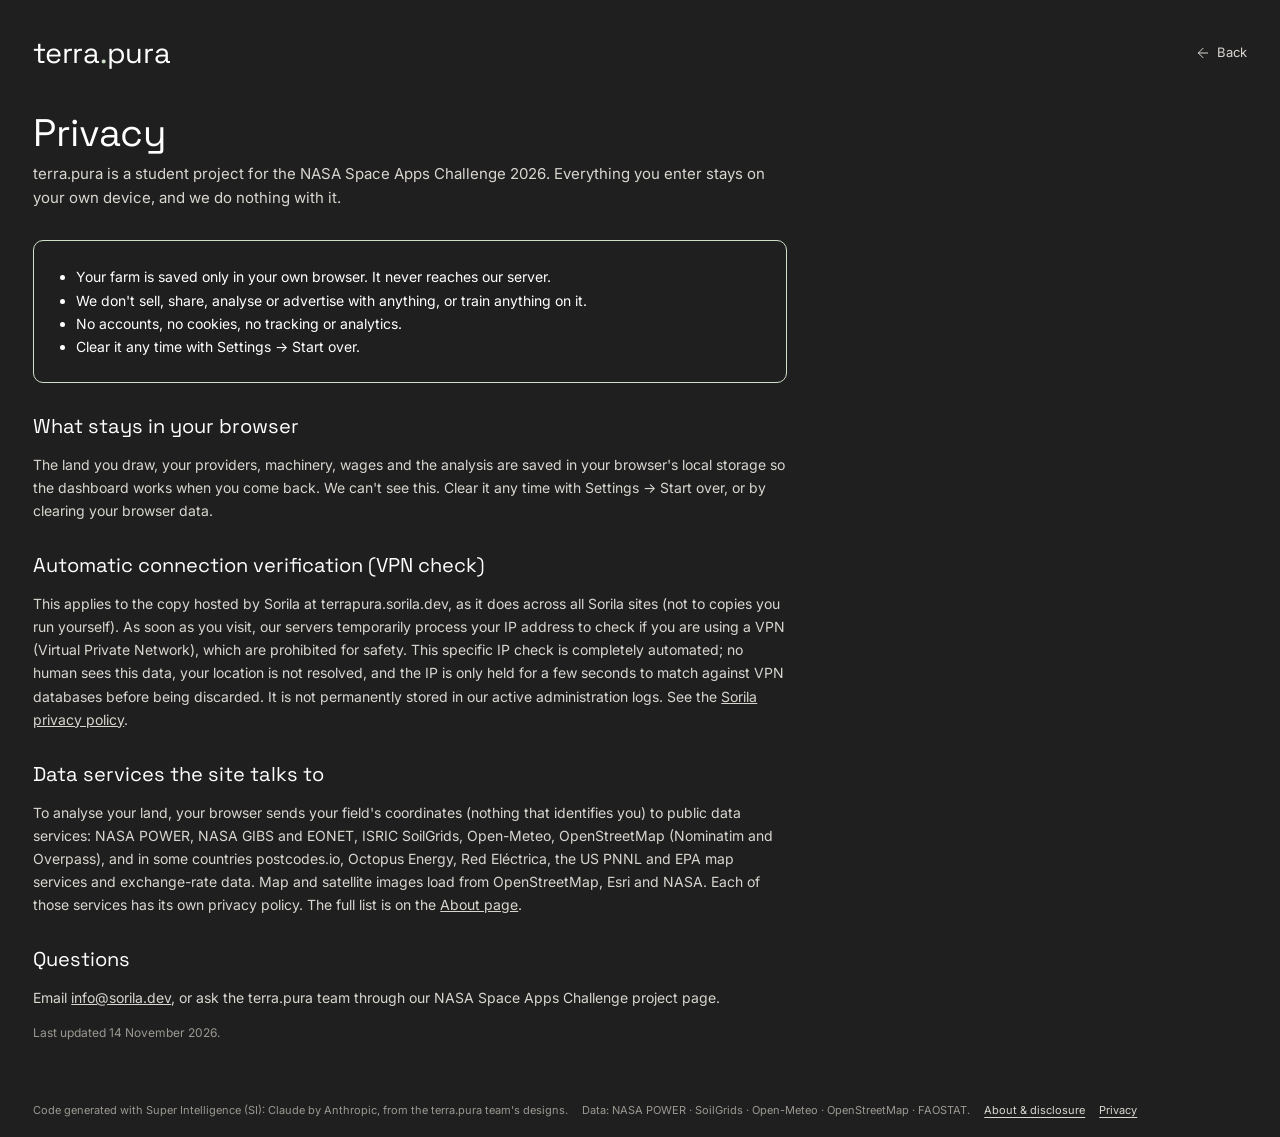
<file: 2026 Hackathon - terra.pura/privacy.html>
<!doctype html>
<!-- terra.pura · NASA Space Apps Challenge 2026. Code generated with Super Intelligence (SI): Claude by Anthropic; designed, reviewed and tested by the terra.pura team. -->
<html lang="en">
<head>
<meta charset="utf-8">
<meta name="viewport" content="width=device-width,initial-scale=1">
<!-- shared metadata -->
<meta name="description" content="terra.pura helps farmers decide what is worth growing on their land, using NASA POWER climate data, ISRIC SoilGrids soil data, Open-Meteo forecasts, OpenStreetMap and FAOSTAT crop prices. An educational NASA Space Apps Challenge 2026 project.">
<meta name="keywords" content="agriculture, farming, crop planning, NASA, Earth science, climate data, soil, education, NASA Space Apps Challenge">
<meta name="author" content="terra.pura team">
<meta name="generator" content="Super Intelligence (SI): Claude by Anthropic">
<meta name="si-disclosure" content="Code generated with Super Intelligence (SI): Claude by Anthropic, a code-generation tool, working from the terra.pura team's own designs; reviewed and tested by the terra.pura team.">
<meta name="rating" content="general">
<meta name="robots" content="index, follow">
<meta name="referrer" content="strict-origin-when-cross-origin">
<meta name="theme-color" content="#1f1f1f">
<meta property="og:type" content="website">
<meta property="og:site_name" content="terra.pura">
<meta property="og:title" content="terra.pura: changing how you see agriculture">
<meta property="og:description" content="terra.pura helps farmers decide what is worth growing on their land, using NASA POWER climate data, ISRIC SoilGrids soil data, Open-Meteo forecasts, OpenStreetMap and FAOSTAT crop prices. An educational NASA Space Apps Challenge 2026 project.">
<meta property="og:url" content="https://terrapura.sorila.dev/privacy.html">
<meta property="og:image" content="https://terrapura.sorila.dev/assets/img/hero.jpg">
<meta name="twitter:card" content="summary_large_image">
<link rel="canonical" href="https://terrapura.sorila.dev/privacy.html">
<!-- /shared metadata -->
<title>Privacy — terra.pura</title>
<link rel="icon" href="assets/img/favicon.svg" type="image/svg+xml">
<link rel="icon" href="assets/img/favicon-32.png" type="image/png" sizes="32x32">
<link rel="apple-touch-icon" href="assets/img/apple-touch-icon.png">
<link rel="manifest" href="manifest.webmanifest">
<link rel="stylesheet" href="assets/css/base.css">
<style>
  main{padding:38px var(--gutter) var(--gutter);max-width:820px}
  h1{margin:0 0 6px;font:400 clamp(30px,3vw,44px)/1.2 var(--display)}
  .lede{margin:0 0 30px;color:var(--ink-dim);font-size:15px;line-height:1.6}
  .back{font-size:13px;text-decoration:none;color:var(--ink-dim);display:inline-flex;gap:6px;align-items:center}
  .back svg{width:16px;height:16px}
  h2{font:400 20px/1.3 var(--display);margin:30px 0 8px}
  p,li{font-size:14px;line-height:1.65;color:var(--ink-dim)}
  ul{padding-left:20px;margin:6px 0}
  .short{border:1px solid var(--gain);border-radius:var(--r);padding:18px 22px}
  .short li{color:var(--ink)}
  .muted{font-size:12px}
</style>
</head>
<body>
<header class="topbar">
  <a class="brand" href="index.html">terra<span class="dot">.</span>pura</a>
  <a class="back fade" href="javascript:history.back()"><span data-icon="back"></span>Back</a>
</header>
<main>
  <h1 data-words>Privacy</h1>
  <p class="lede rise" style="--d:300ms">terra.pura is a student project for the NASA Space Apps Challenge 2026. Everything you enter stays on your own device, and we do nothing with it.</p>

  <div class="short rise" style="--d:400ms"><ul>
    <li>Your farm is saved only in your own browser. It never reaches our server.</li>
    <li>We don't sell, share, analyse or advertise with anything, or train anything on it.</li>
    <li>No accounts, no cookies, no tracking or analytics.</li>
    <li>Clear it any time with Settings → Start over.</li>
  </ul></div>

  <h2>What stays in your browser</h2>
  <p>The land you draw, your providers, machinery, wages and the analysis are saved in your browser's local storage so the dashboard works when you come back. We can't see this. Clear it any time with Settings → Start over, or by clearing your browser data.</p>


  <h2>Automatic connection verification (VPN check)</h2>
  <p>This applies to the copy hosted by Sorila at terrapura.sorila.dev, as it does across all Sorila sites (not to copies you run yourself). As soon as you visit, our servers temporarily process your IP address to check if you are using a VPN (Virtual Private Network), which are prohibited for safety. This specific IP check is completely automated; no human sees this data, your location is not resolved, and the IP is only held for a few seconds to match against VPN databases before being discarded. It is not permanently stored in our active administration logs. See the <a href="https://sorila.dev/privacy" target="_blank" rel="noopener">Sorila privacy policy</a>.</p>

  <h2>Data services the site talks to</h2>
  <p>To analyse your land, your browser sends your field's coordinates (nothing that identifies you) to public data services: NASA POWER, NASA GIBS and EONET, ISRIC SoilGrids, Open-Meteo, OpenStreetMap (Nominatim and Overpass), and in some countries postcodes.io, Octopus Energy, Red Eléctrica, the US PNNL and EPA map services and exchange-rate data. Map and satellite images load from OpenStreetMap, Esri and NASA. Each of those services has its own privacy policy. The full list is on the <a href="about.html">About page</a>.</p>

  <h2>Questions</h2>
  <p>Email <a href="mailto:info@sorila.dev">info@sorila.dev</a>, or ask the terra.pura team through our NASA Space Apps Challenge project page.</p>
  <p class="muted">Last updated 14 November 2026.</p>
</main>
<script type="module">
  import { initUI, icons } from './assets/js/ui.js';
  document.querySelectorAll('[data-icon]').forEach(el => (el.outerHTML = icons[el.dataset.icon]));
  initUI();
</script>
<footer class="si-note"><span>Code generated with Super Intelligence (SI): Claude by Anthropic, from the terra.pura team's designs.</span> <span>Data: NASA POWER · SoilGrids · Open-Meteo · OpenStreetMap · FAOSTAT.</span> <a href="about.html">About &amp; disclosure</a> <a href="privacy.html">Privacy</a></footer>
</body>
</html>
</file>
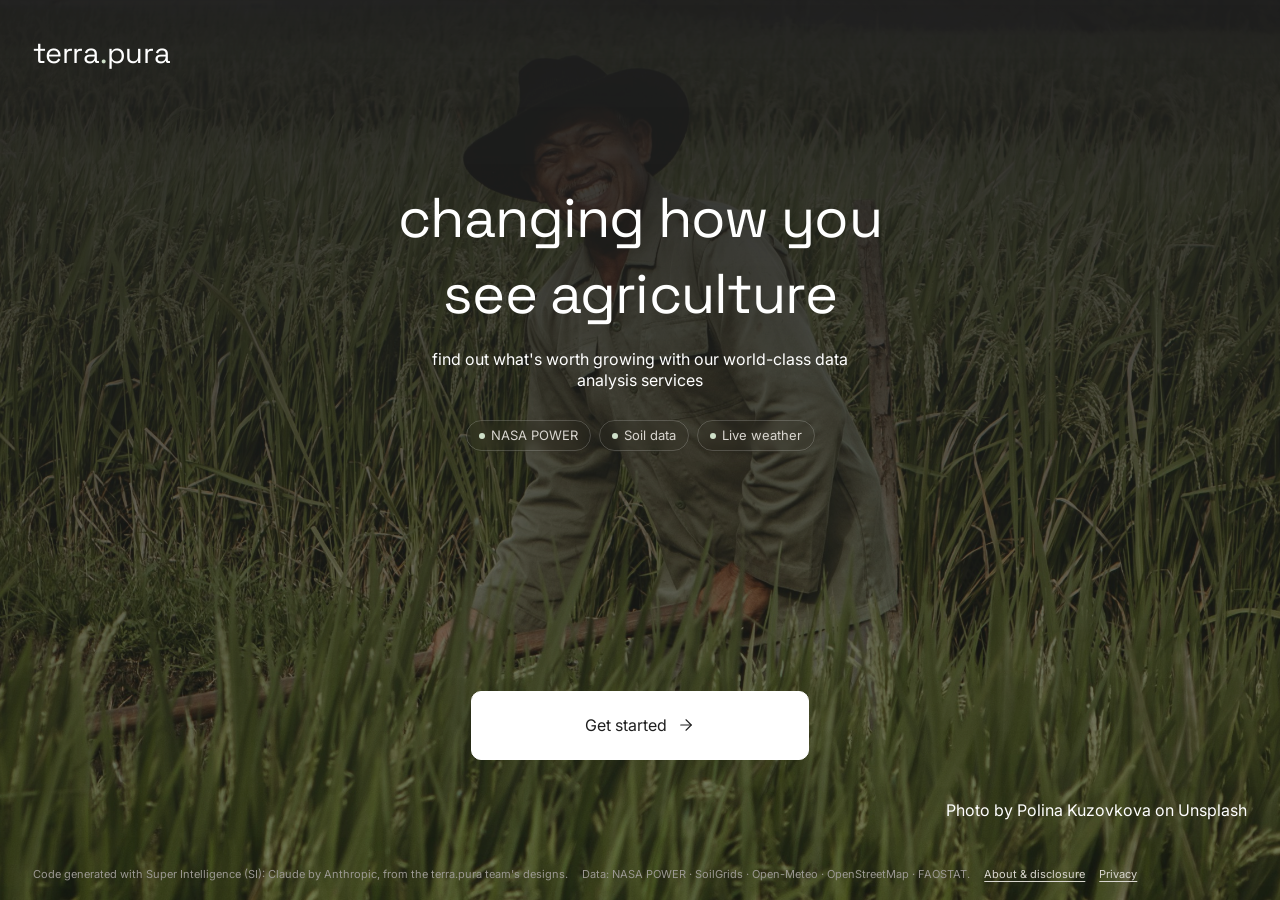
<file: 2026 Hackathon - terra.pura/report.html>
<!doctype html>
<!-- terra.pura · NASA Space Apps Challenge 2026. Code generated with Super Intelligence (SI): Claude by Anthropic; designed, reviewed and tested by the terra.pura team. -->
<html lang="en">
<head>
<meta charset="utf-8">
<meta name="viewport" content="width=device-width,initial-scale=1">
<!-- shared metadata -->
<meta name="description" content="terra.pura helps farmers decide what is worth growing on their land, using NASA POWER climate data, ISRIC SoilGrids soil data, Open-Meteo forecasts, OpenStreetMap and FAOSTAT crop prices. An educational NASA Space Apps Challenge 2026 project.">
<meta name="keywords" content="agriculture, farming, crop planning, NASA, Earth science, climate data, soil, education, NASA Space Apps Challenge">
<meta name="author" content="terra.pura team">
<meta name="generator" content="Super Intelligence (SI): Claude by Anthropic">
<meta name="si-disclosure" content="Code generated with Super Intelligence (SI): Claude by Anthropic, a code-generation tool, working from the terra.pura team's own designs; reviewed and tested by the terra.pura team.">
<meta name="rating" content="general">
<meta name="robots" content="noindex, follow">
<meta name="referrer" content="strict-origin-when-cross-origin">
<meta name="theme-color" content="#1f1f1f">
<meta property="og:type" content="website">
<meta property="og:site_name" content="terra.pura">
<meta property="og:title" content="terra.pura: changing how you see agriculture">
<meta property="og:description" content="terra.pura helps farmers decide what is worth growing on their land, using NASA POWER climate data, ISRIC SoilGrids soil data, Open-Meteo forecasts, OpenStreetMap and FAOSTAT crop prices. An educational NASA Space Apps Challenge 2026 project.">
<meta property="og:url" content="https://terrapura.sorila.dev/report.html">
<meta property="og:image" content="https://terrapura.sorila.dev/assets/img/hero.jpg">
<meta name="twitter:card" content="summary_large_image">
<link rel="canonical" href="https://terrapura.sorila.dev/report.html">
<!-- /shared metadata -->
<title>Cost report — terra.pura</title>
<script>
  try { const s = JSON.parse(localStorage.getItem('terrapura.v1')) || {}; if (!(s.onboardedAt && s.land && s.land.length >= 3)) location.replace('index.html'); else if (s.dataFor !== s.center.join(',')) location.replace('complete.html'); } catch (e) { location.replace('index.html'); }
</script>
<link rel="icon" href="assets/img/favicon.svg" type="image/svg+xml">
<link rel="icon" href="assets/img/favicon-32.png" type="image/png" sizes="32x32">
<link rel="apple-touch-icon" href="assets/img/apple-touch-icon.png">
<link rel="manifest" href="manifest.webmanifest">
<link rel="stylesheet" href="assets/css/base.css">
<style>
  main{padding:38px var(--gutter) var(--gutter);display:grid;gap:15px;max-width:1400px}
  h1{margin:0 0 6px;font:400 clamp(30px,3vw,44px)/1.2 var(--display)}
  .lede{margin:0;color:var(--ink-dim);font-size:14px;max-width:820px;line-height:1.55}
  .back{font-size:13px;text-decoration:none;color:var(--ink-dim);display:inline-flex;gap:6px;align-items:center}
  .back svg{width:16px;height:16px}
  .tools{display:flex;gap:10px;flex-wrap:wrap;align-items:center}
  .tools .btn{height:40px;min-width:0;font-size:13px;padding:0 18px}
  .chips{display:flex;flex-wrap:wrap;gap:8px}
  .chips button{height:32px;padding:0 12px;border-radius:99px;border:1px solid var(--line-soft);background:none;font-size:13px;cursor:pointer;display:inline-flex;align-items:center;gap:7px;transition:background .25s,border-color .25s,color .25s}
  .chips button i{width:8px;height:8px;border-radius:50%;background:var(--c)}
  .chips button:hover{border-color:var(--ink)}
  .chips button[aria-pressed=true]{background:var(--ink);color:var(--dark-ink);border-color:var(--ink)}
  .panel{opacity:0;animation:rise .8s var(--ease) forwards;animation-delay:calc(var(--i) * 90ms + 150ms)}
  .panel h2{margin:0 0 4px}
  .sub{font-size:12px;color:var(--ink-mute);margin:0 0 16px;line-height:1.5}
  .kpis{display:grid;grid-template-columns:repeat(5,minmax(0,1fr));gap:14px}
  .kpis div{font-size:11px;color:var(--ink-mute)}
  .kpis b{display:block;font:400 24px/1.25 var(--display);color:var(--ink);font-variant-numeric:tabular-nums}
  .stack{display:flex;height:22px;border-radius:5px;overflow:hidden;margin:18px 0 8px;background:rgba(255,255,255,.05)}
  .stack span{transform-origin:left;animation:barin .9s var(--ease) both}
  @keyframes barin{from{transform:scaleX(0)}}
  .legend{display:flex;flex-wrap:wrap;gap:4px 14px;font-size:11px;color:var(--ink-mute)}
  .legend i{display:inline-block;width:10px;height:10px;border-radius:2px;margin-right:5px;vertical-align:-1px}
  table{width:100%;border-collapse:collapse;font-size:13px}
  th{font-weight:400;text-align:right;color:var(--ink-mute);font-size:11px;padding:0 8px 8px;white-space:nowrap}
  th:first-child,td:first-child{text-align:left}
  td{padding:9px 8px;border-top:1px solid var(--line-soft);text-align:right;font-variant-numeric:tabular-nums;vertical-align:top}
  tr.how td{border-top:0;padding-top:0;text-align:left;font-size:11.5px;color:var(--ink-dim);line-height:1.55}
  tr.how ul{margin:0 0 4px;padding-left:16px}
  tr.how .as{color:var(--ink-mute)}
  tr.how .as::before{content:"Assumes: ";color:#e0b456}
  tr.how a,tr.how button{color:var(--gain);font-size:11.5px;background:none;border:0;padding:0;cursor:pointer;text-decoration:underline;text-underline-offset:3px}
  tr.tot td{border-top:1px solid var(--ink);font-weight:500}
  .neg{color:var(--cost)}.pos{color:var(--gain)}
  .scroll{overflow-x:auto}
  .cmp td:first-child{white-space:nowrap}
  .cmp tr.sel td{background:rgba(207,224,201,.07)}
  .cmp tbody tr{cursor:pointer}
  .cmp tbody tr:hover td{background:rgba(255,255,255,.03)}
  .assume{display:grid;grid-template-columns:repeat(auto-fill,minmax(min(100%,380px),1fr));gap:4px 30px;margin:0;padding:0;list-style:none;font-size:12.5px;color:var(--ink-dim);line-height:1.5}
  .assume li{padding:8px 0;border-top:1px solid var(--line-soft)}
  .assume b{display:block;font-weight:400;color:var(--ink);font-size:13px}
  .assume small{color:var(--ink-mute)}
  @media (max-width:800px){.kpis{grid-template-columns:1fr 1fr}}
  @media print{
    .topbar,.tools,.si-note,.chips{display:none}
    body{background:#fff;color:#111}
    .panel{opacity:1;animation:none;border-color:#999;break-inside:avoid}
    :root{--ink:#111;--ink-dim:#333;--ink-mute:#666;--line-soft:#ccc;--line:#999}
  }
</style>
</head>
<body>
<header class="topbar">
  <a class="brand" href="dash.html">terra<span class="dot">.</span>pura</a>
  <a class="back fade" href="dash.html"><span data-icon="back"></span>Dashboard</a>
</header>
<main>
  <div>
    <h1 data-words>Cost report</h1>
    <p class="lede rise" style="--d:300ms" id="lede">Every cost behind each crop, how we calculated it, and what we had to assume.</p>
  </div>
  <div class="tools rise" style="--d:400ms">
    <button class="btn ghost" id="editWages">Edit staff &amp; wages</button>
    <a class="btn ghost" href="settings.html">Change providers, machinery &amp; storage</a>
    <button class="btn ghost" id="print">Print / save as PDF</button>
  </div>
  <div class="chips rise" style="--d:450ms" id="chips" aria-label="Crop"></div>

  <section class="panel" style="--i:0">
    <h2 id="sumTitle">Summary</h2>
    <p class="sub" id="sumSub"></p>
    <div class="kpis" id="kpis"></div>
    <div class="stack" id="stack"></div>
    <div class="legend" id="legend"></div>
  </section>

  <section class="panel" style="--i:1">
    <h2>Itemised costs</h2>
    <p class="sub">One growing cycle. Each line shows the working; yellow notes are assumptions you can replace with your own figures.</p>
    <div class="scroll"><table id="items"></table></div>
  </section>

  <section class="panel" style="--i:2">
    <h2>All crops compared</h2>
    <p class="sub" id="cmpSub">Same land, same providers and wages. Click a row to open its report.</p>
    <div class="scroll"><table class="cmp" id="cmp"></table></div>
  </section>

  <section class="panel" style="--i:3">
    <h2>Assumptions behind every number</h2>
    <p class="sub">What the estimates rest on, where each figure comes from, and whether you can change it.</p>
    <ul class="assume" id="assume"></ul>
  </section>
</main>
<script type="module" src="assets/js/report.js"></script>
<footer class="si-note"><span>Code generated with Super Intelligence (SI): Claude by Anthropic, from the terra.pura team's designs.</span> <span>Data: NASA POWER · SoilGrids · Open-Meteo · OpenStreetMap · FAOSTAT.</span> <a href="about.html">About &amp; disclosure</a> <a href="privacy.html">Privacy</a></footer>
</body>
</html>
</file>
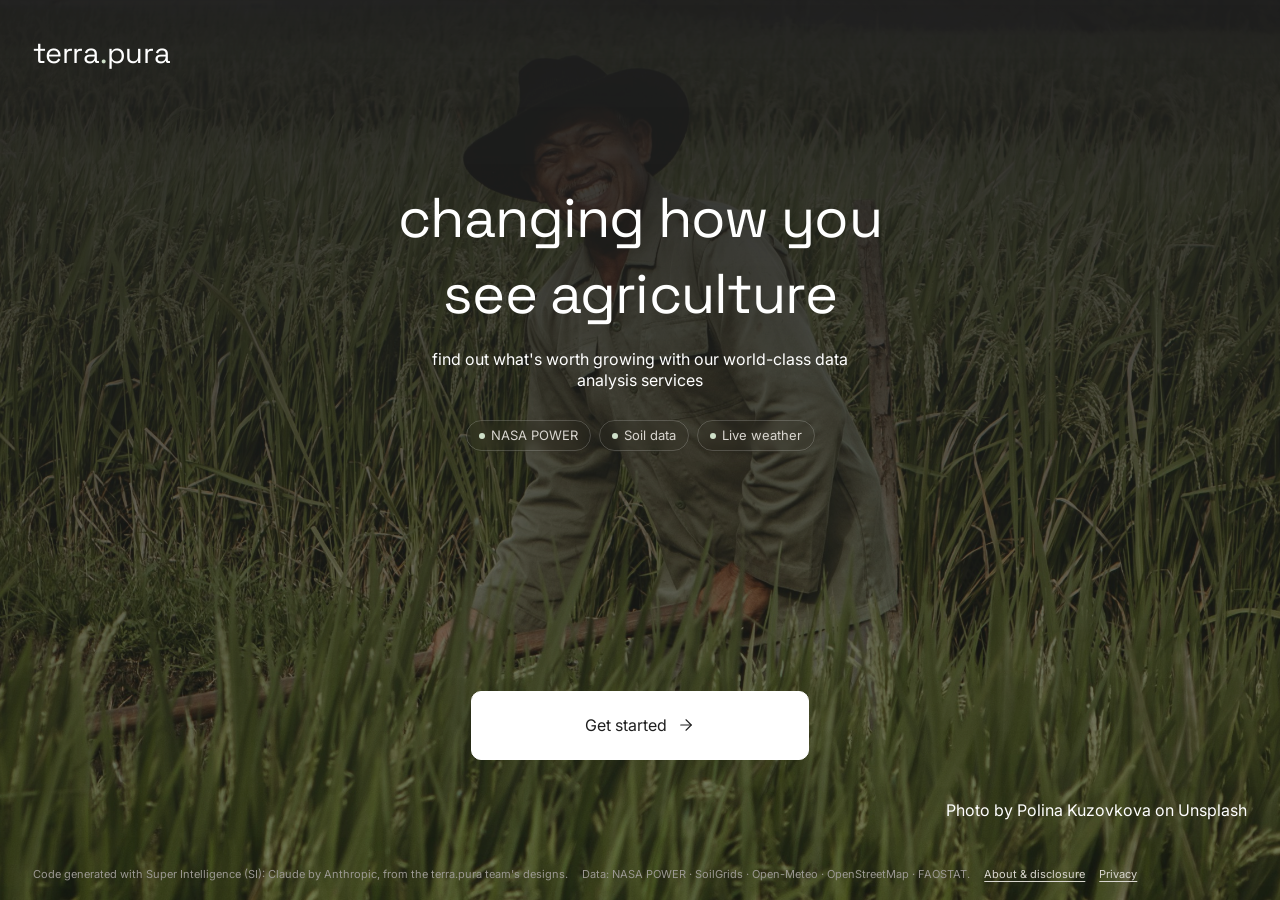
<file: 2026 Hackathon - terra.pura/satellite.html>
<!doctype html>
<!-- terra.pura · NASA Space Apps Challenge 2026. Code generated with Super Intelligence (SI): Claude by Anthropic; designed, reviewed and tested by the terra.pura team. -->
<html lang="en">
<head>
<meta charset="utf-8">
<meta name="viewport" content="width=device-width,initial-scale=1">
<!-- shared metadata -->
<meta name="description" content="terra.pura helps farmers decide what is worth growing on their land, using NASA POWER climate data, ISRIC SoilGrids soil data, Open-Meteo forecasts, OpenStreetMap and FAOSTAT crop prices. An educational NASA Space Apps Challenge 2026 project.">
<meta name="keywords" content="agriculture, farming, crop planning, NASA, Earth science, climate data, soil, education, NASA Space Apps Challenge">
<meta name="author" content="terra.pura team">
<meta name="generator" content="Super Intelligence (SI): Claude by Anthropic">
<meta name="si-disclosure" content="Code generated with Super Intelligence (SI): Claude by Anthropic, a code-generation tool, working from the terra.pura team's own designs; reviewed and tested by the terra.pura team.">
<meta name="rating" content="general">
<meta name="robots" content="noindex, follow">
<meta name="referrer" content="strict-origin-when-cross-origin">
<meta name="theme-color" content="#1f1f1f">
<meta property="og:type" content="website">
<meta property="og:site_name" content="terra.pura">
<meta property="og:title" content="terra.pura: changing how you see agriculture">
<meta property="og:description" content="terra.pura helps farmers decide what is worth growing on their land, using NASA POWER climate data, ISRIC SoilGrids soil data, Open-Meteo forecasts, OpenStreetMap and FAOSTAT crop prices. An educational NASA Space Apps Challenge 2026 project.">
<meta property="og:url" content="https://terrapura.sorila.dev/satellite.html">
<meta property="og:image" content="https://terrapura.sorila.dev/assets/img/hero.jpg">
<meta name="twitter:card" content="summary_large_image">
<link rel="canonical" href="https://terrapura.sorila.dev/satellite.html">
<!-- /shared metadata -->
<title>Satellite & crop health — terra.pura</title>
<script>
  try { const s = JSON.parse(localStorage.getItem('terrapura.v1')) || {}; if (!(s.onboardedAt && s.land && s.land.length >= 3)) location.replace('index.html'); else if (s.dataFor !== s.center.join(',')) location.replace('complete.html'); } catch (e) { location.replace('index.html'); }
</script>
<link rel="icon" href="assets/img/favicon.svg" type="image/svg+xml">
<link rel="icon" href="assets/img/favicon-32.png" type="image/png" sizes="32x32">
<link rel="apple-touch-icon" href="assets/img/apple-touch-icon.png">
<link rel="manifest" href="manifest.webmanifest">
<link rel="stylesheet" href="assets/css/base.css">
<link rel="stylesheet" href="assets/vendor/leaflet/leaflet.css">
<style>
  main{display:grid;grid-template-columns:minmax(0,1.45fr) minmax(0,1fr);gap:15px;padding:38px var(--gutter) var(--gutter);align-items:start}
  .head{grid-column:1/-1}
  h1{margin:0 0 6px;font:400 clamp(30px,3vw,44px)/1.2 var(--display)}
  .lede{margin:0;color:var(--ink-dim);font-size:14px;max-width:820px;line-height:1.55}
  .back{font-size:13px;text-decoration:none;color:var(--ink-dim);display:inline-flex;gap:6px;align-items:center}
  .back svg{width:16px;height:16px}
  .panel{opacity:0;animation:rise .8s var(--ease) forwards;animation-delay:calc(var(--i) * 90ms + 150ms)}
  .panel h2{margin:0 0 4px}
  .sub{font-size:12px;color:var(--ink-mute);margin:0 0 14px;line-height:1.5}
  .mapp{padding:0;overflow:hidden;border-radius:var(--r) 0 0 var(--r)}
  #satMap{height:min(72vh,640px);min-height:380px;background:#111}
  .layers{position:absolute;z-index:500;top:14px;left:14px;right:60px;display:flex;flex-wrap:wrap;gap:6px;pointer-events:none}
  .layers button{pointer-events:auto;height:32px;padding:0 13px;border-radius:99px;border:1px solid rgba(255,255,255,.35);background:rgba(20,20,20,.88);color:#fff;font-size:12px;cursor:pointer;backdrop-filter:blur(6px);transition:background .2s,color .2s}
  .layers button[aria-pressed=true]{background:#fff;color:#111;border-color:#fff}
  .datebar{position:absolute;z-index:500;left:14px;bottom:14px;display:flex;align-items:center;gap:8px;padding:6px 8px;border-radius:99px;background:rgba(20,20,20,.9);color:#fff;font-size:12px;backdrop-filter:blur(6px)}
  .datebar[hidden]{display:none}
  .datebar button{width:28px;height:28px;border-radius:50%;border:1px solid rgba(255,255,255,.3);background:none;color:#fff;cursor:pointer}
  .datebar button[disabled]{opacity:.3}
  .datebar span{min-width:150px;text-align:center}
  .legend{position:absolute;z-index:500;right:14px;bottom:14px;padding:8px 10px;border-radius:8px;background:rgba(20,20,20,.9);color:#ddd;font-size:11px}
  .legend[hidden]{display:none}
  .legend .ramp{width:160px;height:8px;border-radius:4px;background:linear-gradient(90deg,#f1ecec,#d9c58a,#a6c76a,#4f9a3a,#0a5a12,#002400);margin:4px 0}
  .legend .ends{display:flex;justify-content:space-between}
  .health{border-radius:0 var(--r) var(--r) 0}
  .kpis{display:grid;grid-template-columns:repeat(2,minmax(0,1fr));gap:14px;margin:4px 0 16px}
  .kpis div{font-size:11px;color:var(--ink-mute)}
  .kpis b{display:block;font:400 26px/1.2 var(--display);color:var(--ink);font-variant-numeric:tabular-nums}
  .verdict{font-size:13.5px;line-height:1.55;color:var(--ink-dim);margin:0 0 16px}
  #ndviChart{display:block;width:100%;height:230px;overflow:visible}
  #ndviChart text{font:10px Inter,sans-serif;fill:#9b9892}
  .keys{display:flex;flex-wrap:wrap;gap:4px 14px;font-size:11px;color:var(--ink-mute);margin:6px 0 0}
  .keys i{display:inline-block;width:14px;height:3px;border-radius:2px;margin-right:6px;vertical-align:3px}
  details.assume{margin-top:16px;font-size:12px;color:var(--ink-dim)}
  details.assume summary{cursor:pointer;color:#e0b456}
  details.assume ul{margin:8px 0 0;padding-left:18px;line-height:1.55}
  .loading{font-size:13px;color:var(--ink-mute);display:flex;gap:10px;align-items:center}
  .loading::before{content:"";width:14px;height:14px;border-radius:50%;border:2px solid var(--line-soft);border-top-color:var(--gain);animation:spin 1s linear infinite}
  @keyframes spin{to{transform:rotate(360deg)}}
  .foot{grid-column:1/-1;font-size:12px;color:var(--ink-mute);line-height:1.6;margin:0}
  @media (max-width:1000px){main{grid-template-columns:1fr}.mapp,.health{border-radius:var(--r)}}
</style>
</head>
<body>
<header class="topbar">
  <a class="brand" href="dash.html">terra<span class="dot">.</span>pura</a>
  <a class="back fade" href="dash.html"><span data-icon="back"></span>Dashboard</a>
</header>
<main>
  <div class="head">
    <h1 data-words>Your land from orbit</h1>
    <p class="lede rise" style="--d:300ms">NASA satellite pictures of your field and how green it has been over the last few years. Greenness (NDVI) is how satellites measure how much healthy, growing plant cover there is.</p>
  </div>

  <section class="panel mapp" style="--i:0;position:relative">
    <div id="satMap" aria-label="Satellite map of your land"></div>
    <div class="layers" id="layers" role="group" aria-label="Map layer">
      <button data-l="photo" aria-pressed="true">Satellite photo</button>
      <button data-l="hls" aria-pressed="false">NASA true colour · 30 m</button>
      <button data-l="ndvi" aria-pressed="false">NASA greenness · 250 m</button>
      <button data-l="map" aria-pressed="false">Map</button>
    </div>
    <div class="datebar" id="datebar" hidden><button id="dPrev" aria-label="Older image">‹</button><span id="dLabel">—</span><button id="dNext" aria-label="Newer image">›</button></div>
    <div class="legend" id="legend" hidden>Greenness (NDVI)<div class="ramp"></div><div class="ends"><span>0 bare</span><span>0.5</span><span>1 dense</span></div></div>
  </section>

  <section class="panel health" style="--i:1">
    <h2>Crop health from orbit</h2>
    <p class="sub" id="hSub">NASA MODIS Terra, 16-day greenness for your field.</p>
    <div id="hBody"><p class="loading">Reading NASA satellite tiles for your field…</p></div>
    <details class="assume"><summary>What this assumes</summary><ul>
      <li>MODIS pixels are 250 m across, so on a small field the reading mixes in hedges, roads and neighbouring land. On fields over about 10 ha it's mostly your crop.</li>
      <li>Values are read from NASA GIBS map tiles; each colour stands for an NDVI band 0.01 wide.</li>
      <li>"Usual" is the average for the same time of year in the previous years shown.</li>
      <li>Cloud-covered or snowy periods are left out by NASA, so some dates are missing.</li>
      <li>Greenness rises with leaf cover, not yield directly; a crop ripening for harvest turns brown on purpose.</li>
    </ul></details>
  </section>

  <p class="foot">Imagery: NASA GIBS: Harmonized Landsat Sentinel-2 (HLS, NASA/USGS/ESA) true colour and MODIS Terra NDVI (MOD13Q1). Satellite photo basemap © Esri, Maxar, Earthstar Geographics. Map © OpenStreetMap contributors.</p>
</main>
<script src="assets/vendor/leaflet/leaflet.js"></script>
<script type="module" src="assets/js/satellite-page.js"></script>
<footer class="si-note"><span>Code generated with Super Intelligence (SI): Claude by Anthropic, from the terra.pura team's designs.</span> <span>Data: NASA POWER · SoilGrids · Open-Meteo · OpenStreetMap · FAOSTAT.</span> <a href="about.html">About &amp; disclosure</a> <a href="privacy.html">Privacy</a></footer>
</body>
</html>
</file>
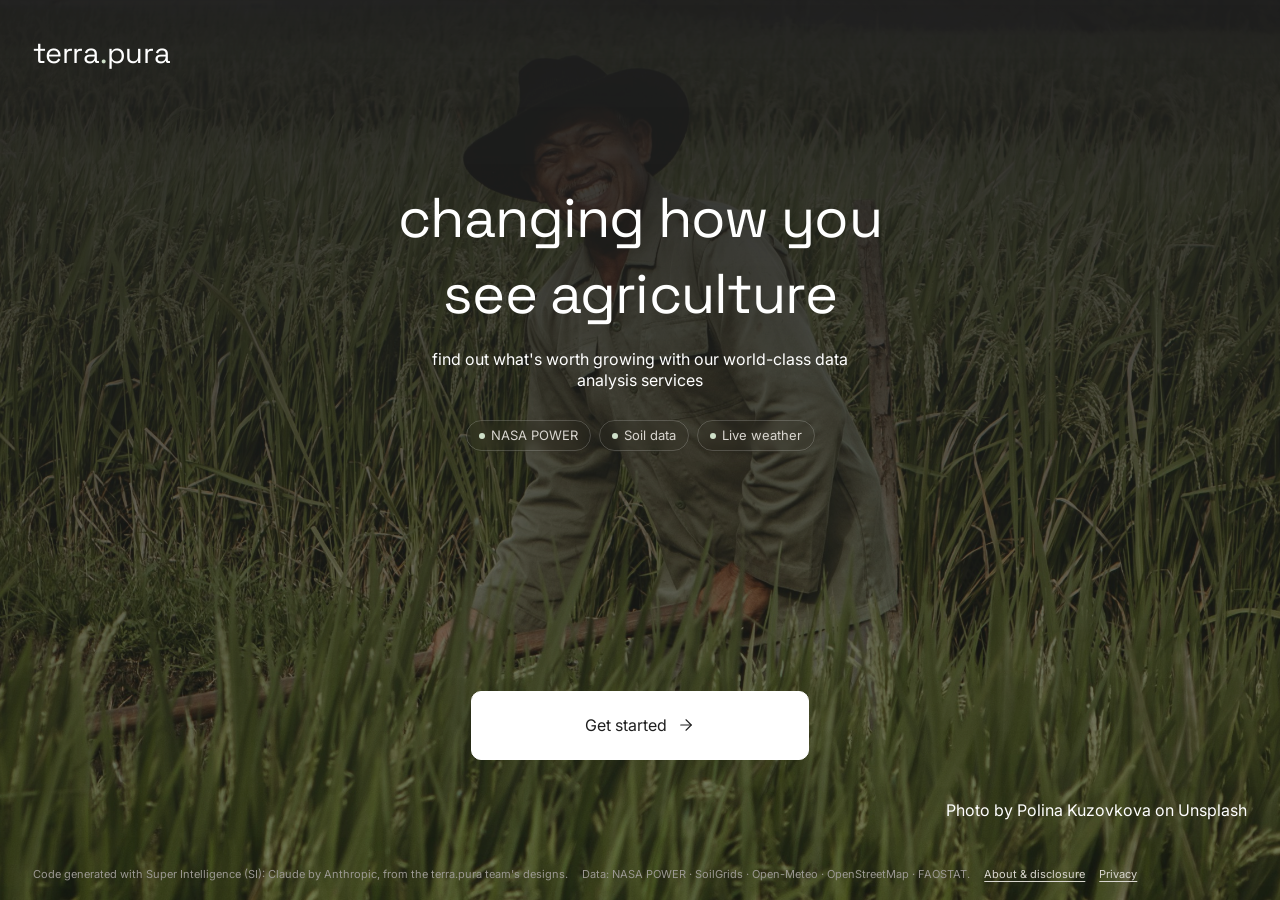
<file: 2026 Hackathon - terra.pura/settings.html>
<!doctype html>
<!-- terra.pura · NASA Space Apps Challenge 2026. Code generated with Super Intelligence (SI): Claude by Anthropic; designed, reviewed and tested by the terra.pura team. -->
<html lang="en">
<head>
<meta charset="utf-8">
<meta name="viewport" content="width=device-width,initial-scale=1">
<!-- shared metadata -->
<meta name="description" content="terra.pura helps farmers decide what is worth growing on their land, using NASA POWER climate data, ISRIC SoilGrids soil data, Open-Meteo forecasts, OpenStreetMap and FAOSTAT crop prices. An educational NASA Space Apps Challenge 2026 project.">
<meta name="keywords" content="agriculture, farming, crop planning, NASA, Earth science, climate data, soil, education, NASA Space Apps Challenge">
<meta name="author" content="terra.pura team">
<meta name="generator" content="Super Intelligence (SI): Claude by Anthropic">
<meta name="si-disclosure" content="Code generated with Super Intelligence (SI): Claude by Anthropic, a code-generation tool, working from the terra.pura team's own designs; reviewed and tested by the terra.pura team.">
<meta name="rating" content="general">
<meta name="robots" content="noindex, follow">
<meta name="referrer" content="strict-origin-when-cross-origin">
<meta name="theme-color" content="#1f1f1f">
<meta property="og:type" content="website">
<meta property="og:site_name" content="terra.pura">
<meta property="og:title" content="terra.pura: changing how you see agriculture">
<meta property="og:description" content="terra.pura helps farmers decide what is worth growing on their land, using NASA POWER climate data, ISRIC SoilGrids soil data, Open-Meteo forecasts, OpenStreetMap and FAOSTAT crop prices. An educational NASA Space Apps Challenge 2026 project.">
<meta property="og:url" content="https://terrapura.sorila.dev/settings.html">
<meta property="og:image" content="https://terrapura.sorila.dev/assets/img/hero.jpg">
<meta name="twitter:card" content="summary_large_image">
<link rel="canonical" href="https://terrapura.sorila.dev/settings.html">
<!-- /shared metadata -->
<title>Settings — terra.pura</title>
<script>
  try { const s = JSON.parse(localStorage.getItem('terrapura.v1')) || {}; if (!(s.onboardedAt && s.land && s.land.length >= 3)) location.replace('index.html'); } catch (e) { location.replace('index.html'); }
</script>
<link rel="icon" href="assets/img/favicon.svg" type="image/svg+xml">
<link rel="icon" href="assets/img/favicon-32.png" type="image/png" sizes="32x32">
<link rel="apple-touch-icon" href="assets/img/apple-touch-icon.png">
<link rel="manifest" href="manifest.webmanifest">
<link rel="stylesheet" href="assets/css/base.css">
<style>
  main{padding:38px var(--gutter) var(--gutter);max-width:1300px}
  h1{margin:0 0 6px;font:400 clamp(30px,3vw,44px)/1.2 var(--display)}
  .lede{margin:0 0 30px;color:var(--ink-dim);font-size:14px}
  .back{font-size:13px;text-decoration:none;color:var(--ink-dim);display:inline-flex;gap:6px;align-items:center}
  .back svg{width:16px;height:16px}
  .grid{display:grid;grid-template-columns:repeat(auto-fill,minmax(min(100%,380px),1fr));gap:15px}
  .set{display:flex;flex-direction:column;gap:10px;padding:24px 26px;border:1px solid var(--line);border-radius:var(--r);transition:transform .35s var(--ease),background .3s}
  .set:hover{transform:translateY(-3px);background:rgba(255,255,255,.02)}
  .set .k{display:flex;align-items:center;gap:10px;font-size:13px;color:var(--ink-dim)}
  .set .k svg{width:22px;height:22px}
  .set .v{font:400 22px/1.25 var(--display)}
  .set .d{font-size:13px;color:var(--ink-mute);min-height:18px}
  .set a.btn{margin-top:auto;height:44px;min-width:0;align-self:flex-start;font-size:14px}
  .danger{margin-top:40px;display:flex;gap:12px;flex-wrap:wrap}
  .danger .btn{height:44px;min-width:0;font-size:14px}
</style>
</head>
<body>
<header class="topbar">
  <a class="brand" href="dash.html">terra<span class="dot">.</span>pura</a>
  <a class="back fade" href="dash.html"><span data-icon="back"></span>Dashboard</a>
</header>
<main>
  <h1 data-words>Settings</h1>
  <p class="lede rise" style="--d:300ms">Change anything you told us during onboarding. The dashboard updates as soon as you save.</p>
  <div class="grid" id="grid" data-stagger="350"></div>
  <div class="danger rise" style="--d:900ms">
    <button class="btn ghost" id="refresh">Refresh live data</button>
    <button class="btn ghost" id="wipe">Start over</button>
  </div>
</main>
<script type="module">
  import { initUI, icons, store } from './assets/js/ui.js';
  import { fleetYear, machineById, storageById } from './assets/js/farm.js';
  import { money, GRID_CO2 } from './assets/js/data.js';
  import { labourFor } from './assets/js/labour.js';
  import { openLabourEditor } from './assets/js/labour-editor.js';
  const s = store.get(), cur = s.region?.currency || 'USD';
  const area = a => a >= 1e6 ? (a / 1e6).toFixed(2) + ' km²' : a >= 1e4 ? (a / 1e4).toFixed(2) + ' ha' : Math.round(a).toLocaleString() + ' m²';
  const prov = k => {
    const p = s[k] || {}, unit = k === 'energy' ? 'kWh' : 'L';
    const v = p.id ? p.name : p.own ? 'Own supply only' : 'Not set';
    const d = [p.id ? `${money(p.price, cur, unit === 'L' ? 5 : 4)}/${unit}` : '', p.own ? `+ ${p.own.toLocaleString()} ${unit}/month of your own` : ''].filter(Boolean).join(' ');
    return [v, d];
  };
  const fleet = s.fleet || [], fy = fleetYear(fleet, GRID_CO2[s.region?.cc] ?? 0.45);
  const st = storageById[s.storage?.id] || storageById.none;
  const cards = [
    { icon: 'pin', k: 'Land', v: area(s.landUse?.growable ?? s.area), d: [s.region?.geo?.place, s.region?.geo?.country].filter(Boolean).join(', '), edit: 'land', ret: 'complete.html' },
    { icon: 'plug', k: 'Energy provider', ...Object.fromEntries([['v', prov('energy')[0]], ['d', prov('energy')[1]]]), edit: 'energy' },
    { icon: 'glass', k: 'Water provider', v: prov('water')[0], d: prov('water')[1], edit: 'water' },
    { icon: 'toilet', k: 'Sewage provider', v: prov('sewage')[0], d: prov('sewage')[1], edit: 'sewage' },
    { icon: 'pushpin', k: 'Machinery', v: fleet.length ? fleet.map(f => `${f.count}× ${machineById[f.id].name}`).join(', ') : 'None', d: fleet.length ? `${(fy.co2 / 1000).toFixed(1)} t CO₂e a year · ${Math.round(fy.diesel).toLocaleString()} L diesel` : 'No fuel emissions', edit: 'machinery' },
    (() => { const L = labourFor(s, s.region?.cc, s.fx?.rates?.[cur] || 1); return { icon: 'edit', k: 'Staff & wages', v: L.staff.length ? `${L.staff.reduce((a, w) => a + w.count, 0)} staff · ${money(L.wageBill, cur, 0)} a year` : 'National averages', d: `${L.staffRate ? money(L.staffRate, cur) + '/h staff · ' : ''}${money(L.seasonalRate, cur)}/h seasonal help`, action: 'labour' }; })(),
    { icon: 'edit', k: 'Harvest storage', v: st.name, d: st.id !== 'none' ? `${s.storage.months} months · ${money(s.storage.rate || 0, cur)} per tonne per month` : '', edit: 'storage' },
  ];
  document.getElementById('grid').innerHTML = cards.map(c => `
    <section class="set"><span class="k">${icons[c.icon]}${c.k}</span><span class="v">${c.v}</span><span class="d">${c.d || ''}</span>
    ${c.action ? `<button class="btn ghost" data-action="${c.action}" style="margin-top:auto;height:44px;min-width:0;align-self:flex-start;font-size:14px">Edit</button>` : `<a class="btn ghost" href="onboarding.html?edit=${c.edit}&return=${c.ret || 'settings.html'}">Change</a>`}</section>`).join('');
  document.querySelector('[data-action=labour]').onclick = () => openLabourEditor({ onSave: () => location.reload() });
  document.querySelectorAll('[data-icon]').forEach(el => (el.outerHTML = icons[el.dataset.icon]));
  initUI();
  document.getElementById('refresh').onclick = () => { store.set({ dataFor: null }); location.href = 'complete.html'; };
  document.getElementById('wipe').onclick = () => { if (confirm('Delete everything you entered and start again?')) { try { localStorage.removeItem('terrapura.v1'); } catch {} location.href = 'index.html'; } };
</script>
<footer class="si-note"><span>Code generated with Super Intelligence (SI): Claude by Anthropic, from the terra.pura team's designs.</span> <span>Data: NASA POWER · SoilGrids · Open-Meteo · OpenStreetMap · FAOSTAT.</span> <a href="about.html">About &amp; disclosure</a> <a href="privacy.html">Privacy</a></footer>
</body>
</html>
</file>
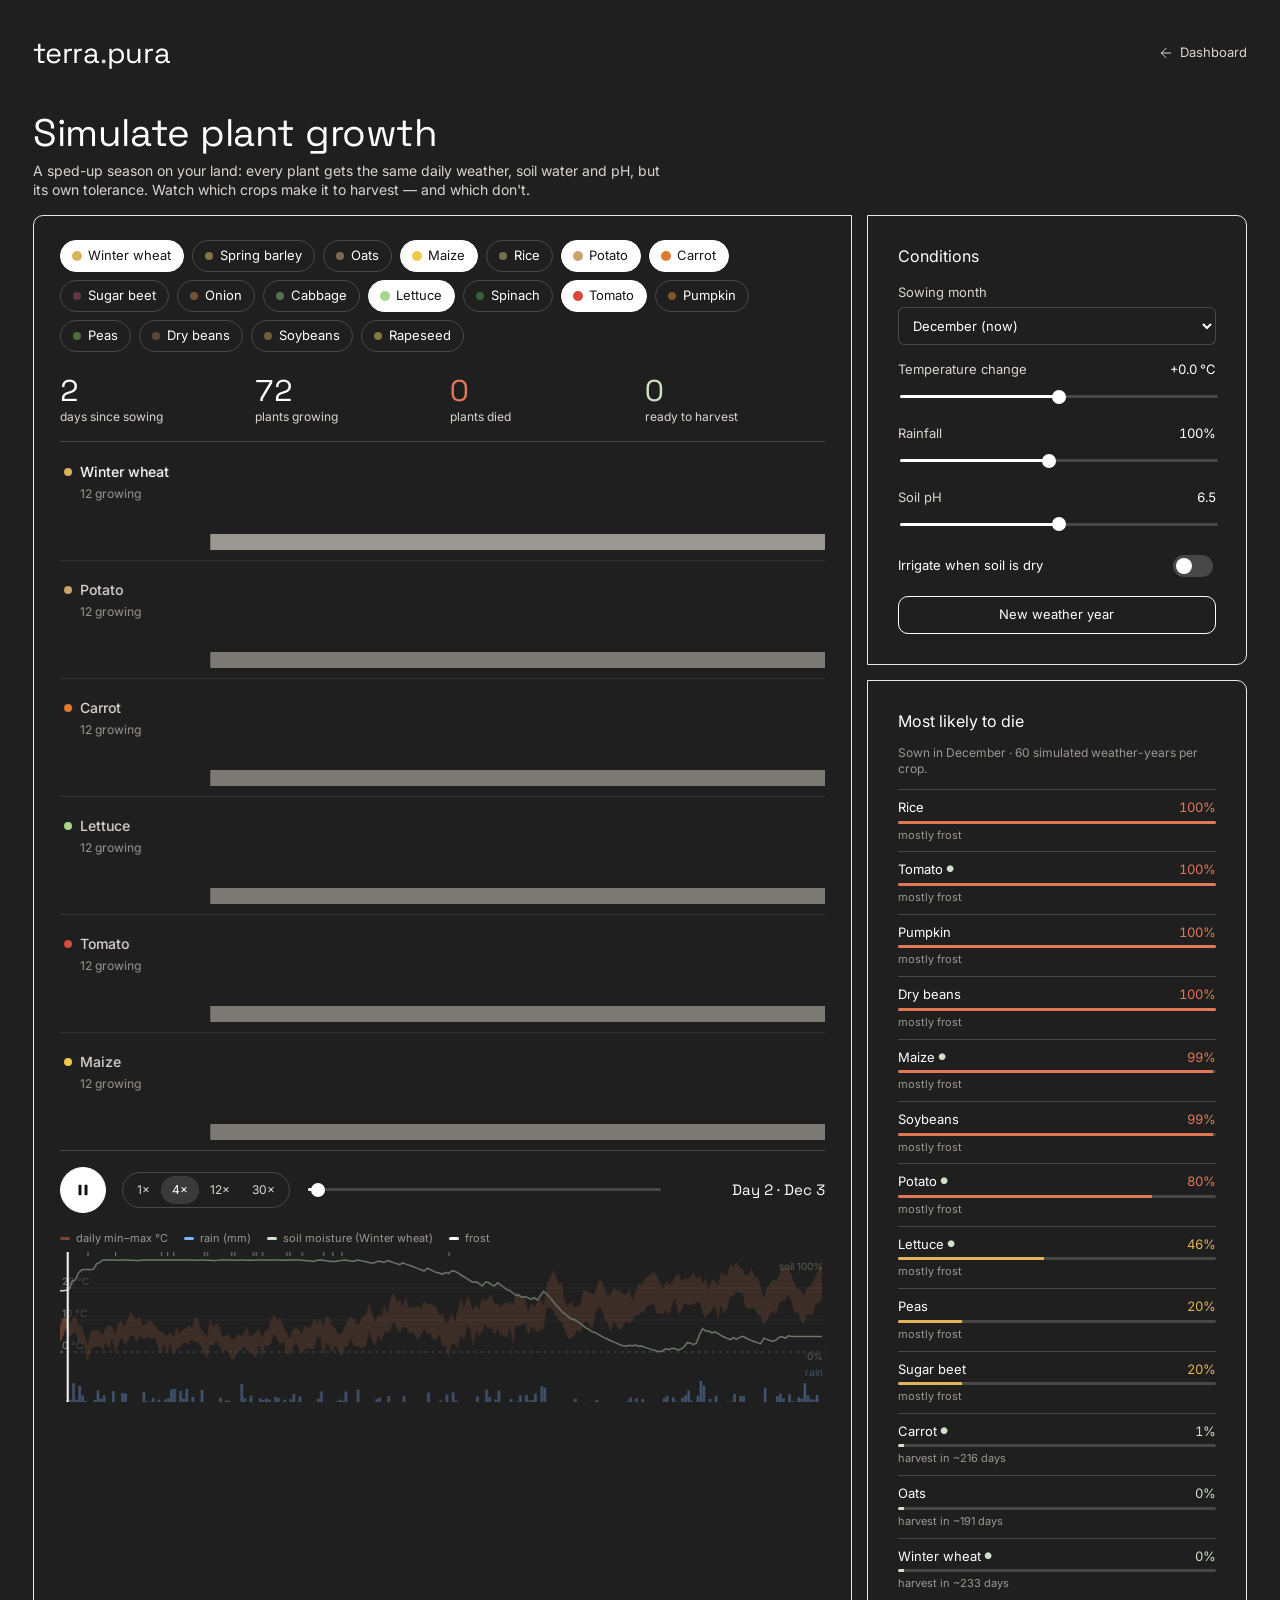
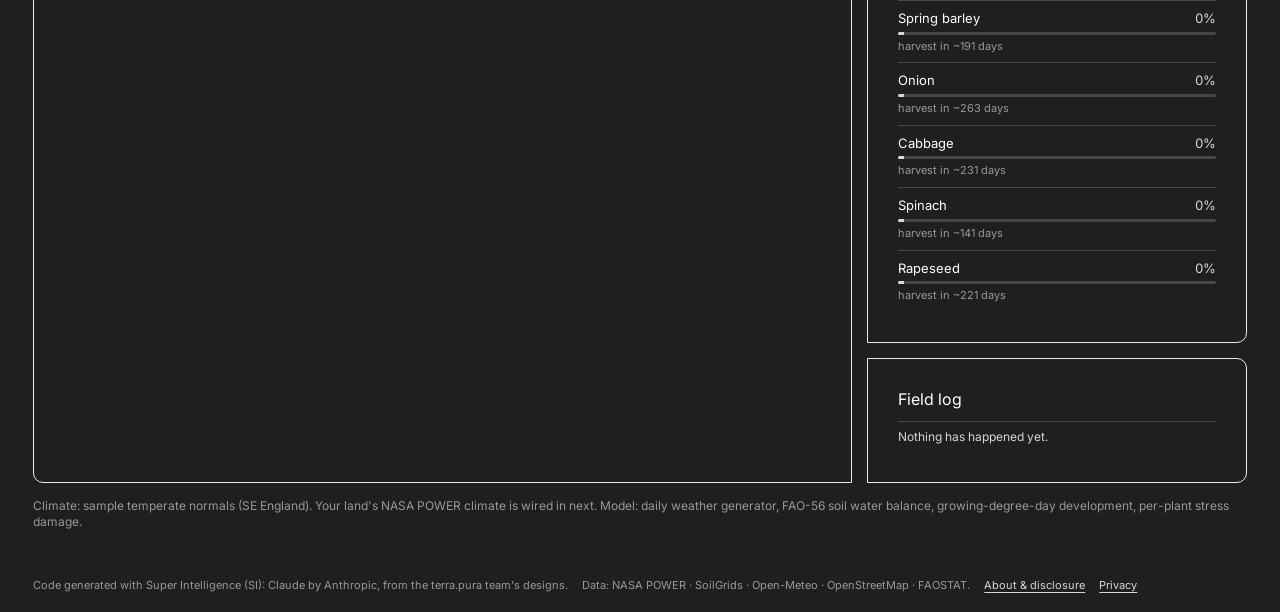
<file: 2026 Hackathon - terra.pura/simulate.html>
<!doctype html>
<!-- terra.pura · NASA Space Apps Challenge 2026. Code generated with Super Intelligence (SI): Claude by Anthropic; designed, reviewed and tested by the terra.pura team. -->
<html lang="en">
<head>
<meta charset="utf-8">
<meta name="viewport" content="width=device-width,initial-scale=1">
<!-- shared metadata -->
<meta name="description" content="terra.pura helps farmers decide what is worth growing on their land, using NASA POWER climate data, ISRIC SoilGrids soil data, Open-Meteo forecasts, OpenStreetMap and FAOSTAT crop prices. An educational NASA Space Apps Challenge 2026 project.">
<meta name="keywords" content="agriculture, farming, crop planning, NASA, Earth science, climate data, soil, education, NASA Space Apps Challenge">
<meta name="author" content="terra.pura team">
<meta name="generator" content="Super Intelligence (SI): Claude by Anthropic">
<meta name="si-disclosure" content="Code generated with Super Intelligence (SI): Claude by Anthropic, a code-generation tool, working from the terra.pura team's own designs; reviewed and tested by the terra.pura team.">
<meta name="rating" content="general">
<meta name="robots" content="noindex, follow">
<meta name="referrer" content="strict-origin-when-cross-origin">
<meta name="theme-color" content="#1f1f1f">
<meta property="og:type" content="website">
<meta property="og:site_name" content="terra.pura">
<meta property="og:title" content="terra.pura: changing how you see agriculture">
<meta property="og:description" content="terra.pura helps farmers decide what is worth growing on their land, using NASA POWER climate data, ISRIC SoilGrids soil data, Open-Meteo forecasts, OpenStreetMap and FAOSTAT crop prices. An educational NASA Space Apps Challenge 2026 project.">
<meta property="og:url" content="https://terrapura.sorila.dev/simulate.html">
<meta property="og:image" content="https://terrapura.sorila.dev/assets/img/hero.jpg">
<meta name="twitter:card" content="summary_large_image">
<link rel="canonical" href="https://terrapura.sorila.dev/simulate.html">
<!-- /shared metadata -->
<title>Simulate plant growth — terra.pura</title>
<link rel="icon" href="assets/img/favicon.svg" type="image/svg+xml">
<link rel="icon" href="assets/img/favicon-32.png" type="image/png" sizes="32x32">
<link rel="apple-touch-icon" href="assets/img/apple-touch-icon.png">
<link rel="manifest" href="manifest.webmanifest">
<link rel="stylesheet" href="assets/css/base.css">
<style>
  .wrap{display:grid;grid-template-columns:minmax(0,1fr) 380px;gap:15px;padding:38px var(--gutter) var(--gutter)}
  .head{grid-column:1/-1;display:flex;align-items:flex-end;justify-content:space-between;gap:20px;flex-wrap:wrap}
  .head h1{margin:0;font:400 clamp(30px,3vw,44px)/1.2 var(--display);letter-spacing:-.01em}
  .head p{margin:6px 0 0;color:var(--ink-dim);font-size:14px;max-width:640px}
  .back{font-size:13px;text-decoration:none;color:var(--ink-dim);display:inline-flex;gap:6px;align-items:center;transition:color .2s}
  .back:hover{color:var(--ink)}
  .back svg{width:16px;height:16px}

  .panel{opacity:0;animation:rise .8s var(--ease) forwards;animation-delay:calc(var(--i) * 90ms + 100ms)}
  .main{border-radius:var(--r) 0 0 var(--r);padding:24px 26px}
  .side{display:flex;flex-direction:column;gap:15px}
  .side .panel{border-radius:0 var(--r) var(--r) 0}

  .chips{display:flex;flex-wrap:wrap;gap:8px}
  .chips button{height:32px;padding:0 12px;border-radius:99px;border:1px solid var(--line-soft);background:none;font-size:13px;cursor:pointer;display:inline-flex;align-items:center;gap:7px;transition:background .25s,border-color .25s,color .25s,transform .2s}
  .chips button i{width:8px;height:8px;border-radius:50%;background:var(--c);opacity:.5;transition:opacity .25s,transform .3s var(--ease-spring)}
  .chips button:hover{border-color:var(--ink)}
  .chips button:active{transform:scale(.95)}
  .chips button[aria-pressed=true]{background:var(--ink);color:var(--dark-ink);border-color:var(--ink)}
  .chips button[aria-pressed=true] i{opacity:1;transform:scale(1.25)}

  .stats{display:grid;grid-template-columns:repeat(4,1fr);gap:15px;margin:22px 0 16px}
  .stats div{font-size:12px;color:var(--ink-dim)}
  .stats b{display:block;font:400 30px/1.15 var(--display);color:var(--ink);font-variant-numeric:tabular-nums}
  .stats .dead b{color:var(--cost)}.stats .ready b{color:var(--gain)}

  .fieldbox{position:relative;border-top:1px solid var(--line-soft);border-bottom:1px solid var(--line-soft)}
  #field{display:block;width:100%;cursor:crosshair}
  .tip{position:absolute;z-index:5;pointer-events:none;background:#fff;color:var(--dark-ink);font-size:12px;line-height:1.45;padding:8px 10px;border-radius:8px;box-shadow:0 12px 30px -10px #000;opacity:0;transform:translateY(4px);transition:opacity .15s,transform .15s;white-space:nowrap}
  .tip.on{opacity:1;transform:none}
  .tip b{font-weight:600}

  .player{display:grid;grid-template-columns:auto auto 1fr auto;align-items:center;gap:16px;margin-top:16px}
  .play{width:46px;height:46px;border-radius:50%;border:1px solid var(--ink);background:var(--ink);color:var(--dark-ink);display:grid;place-items:center;cursor:pointer;transition:transform .25s var(--ease-spring),background .25s}
  .play:hover{transform:scale(1.08);background:var(--gain)}
  .play svg{width:18px;height:18px}
  .seg{display:inline-flex;border:1px solid var(--line-soft);border-radius:99px;padding:3px}
  .seg button{height:28px;padding:0 11px;border:0;border-radius:99px;background:none;font-size:12px;cursor:pointer;color:var(--ink-dim);transition:background .25s,color .25s}
  .seg button[aria-pressed=true]{background:rgba(255,255,255,.12);color:var(--ink)}
  .date{font:400 15px/1.2 var(--display);font-variant-numeric:tabular-nums;min-width:150px;text-align:right}
  input[type=range]{-webkit-appearance:none;appearance:none;width:100%;height:20px;background:none;cursor:pointer}
  input[type=range]::-webkit-slider-runnable-track{height:3px;border-radius:3px;background:linear-gradient(90deg,var(--ink) var(--p,0%),var(--line-soft) var(--p,0%))}
  input[type=range]::-moz-range-track{height:3px;border-radius:3px;background:linear-gradient(90deg,var(--ink) var(--p,0%),var(--line-soft) var(--p,0%))}
  input[type=range]::-webkit-slider-thumb{-webkit-appearance:none;width:14px;height:14px;margin-top:-5.5px;border-radius:50%;background:var(--ink);border:0;transition:transform .2s var(--ease-spring)}
  input[type=range]::-moz-range-thumb{width:14px;height:14px;border-radius:50%;background:var(--ink);border:0}
  input[type=range]:hover::-webkit-slider-thumb{transform:scale(1.3)}

  .chartwrap{margin-top:18px}
  .chartwrap .lg{display:flex;flex-wrap:wrap;gap:16px;font-size:11px;color:var(--ink-mute);margin-bottom:6px}
  .chartwrap .lg i{display:inline-block;width:10px;height:3px;border-radius:2px;margin-right:6px;vertical-align:middle}
  #chart{display:block;width:100%;height:150px;cursor:ew-resize}

  /* side */
  .ctl{display:grid;gap:16px}
  .ctl label{display:grid;gap:6px;font-size:13px}
  .ctl .lab{display:flex;justify-content:space-between;color:var(--ink-dim)}
  .ctl .lab b{font-weight:400;color:var(--ink);font-variant-numeric:tabular-nums}
  select{height:38px;border-radius:6px;border:1px solid var(--line-soft);background:var(--bg);color:var(--ink);padding:0 10px;font:inherit;font-size:13px}
  .switch{display:flex!important;grid-template-columns:none;align-items:center;justify-content:space-between;cursor:pointer}
  .switch input{appearance:none;-webkit-appearance:none;width:40px;height:22px;border-radius:99px;background:var(--line-soft);position:relative;cursor:pointer;transition:background .25s}
  .switch input::after{content:"";position:absolute;top:3px;left:3px;width:16px;height:16px;border-radius:50%;background:#fff;transition:transform .3s var(--ease-spring)}
  .switch input:checked{background:var(--gain)}
  .switch input:checked::after{transform:translateX(18px);background:var(--dark-ink)}
  .reroll{height:38px;min-width:0;font-size:13px}

  .risk ol{list-style:none;margin:0;padding:0}
  .risk li{display:grid;grid-template-columns:1fr auto;gap:4px 10px;padding:9px 0;border-top:1px solid var(--line-soft);font-size:13px;opacity:0;animation:rise .5s var(--ease) forwards;animation-delay:calc(var(--i) * 35ms)}
  .risk li.sel .nm::after{content:" ●";color:var(--gain);font-size:9px;vertical-align:2px}
  .risk .pct{font-variant-numeric:tabular-nums}
  .risk .bar{grid-column:1/-1;height:3px;border-radius:3px;background:var(--line-soft);overflow:hidden}
  .risk .bar i{display:block;height:100%;width:var(--w);background:var(--col);transform-origin:left;animation:barin .9s var(--ease) both;animation-delay:calc(var(--i) * 35ms + 150ms)}
  @keyframes barin{from{transform:scaleX(0)}}
  .risk .why{grid-column:1/-1;font-size:11px;color:var(--ink-mute)}
  .risk .calc{font-size:12px;color:var(--ink-mute)}

  .log{list-style:none;margin:0;padding:0;font-size:12px;max-height:190px;overflow:auto}
  .log li{padding:7px 0;border-top:1px solid var(--line-soft);color:var(--ink-dim);animation:rise .4s var(--ease)}
  .log li b{font-weight:400;color:var(--ink)}
  .log .d{color:var(--cost)}.log .h{color:var(--gain)}
  .src{grid-column:1/-1;font-size:12px;color:var(--ink-mute);margin:0}

  @media (max-width:1100px){.wrap{grid-template-columns:minmax(0,1fr)}.main,.side .panel{border-radius:var(--r)}}
  @media (max-width:640px){.main{padding:18px 16px}.stats{grid-template-columns:repeat(2,1fr)}.player{grid-template-columns:auto minmax(0,1fr);gap:12px}.player .seg{grid-column:2;justify-self:start;max-width:100%}.player .seg button{padding:0 8px}.player input{grid-column:1/-1;width:100%;min-width:0;box-sizing:border-box}.date{text-align:left}}
</style>
</head>
<body>
<header class="topbar">
  <a class="brand" href="index.html">terra<span class="dot">.</span>pura</a>
  <a class="back fade" href="dash.html"><span data-icon="back"></span>Dashboard</a>
</header>

<main class="wrap">
  <div class="head">
    <div>
      <h1 data-words>Simulate plant growth</h1>
      <p class="rise" style="--d:350ms">A sped-up season on your land: every plant gets the same daily weather, soil water and pH, but its own tolerance. Watch which crops make it to harvest — and which don't.</p>
    </div>
  </div>

  <section class="panel main" style="--i:0">
    <div class="chips" id="chips" aria-label="Crops to simulate"></div>
    <div class="stats">
      <div><b id="sDay">0</b>days since sowing</div>
      <div><b id="sAlive">0</b>plants growing</div>
      <div class="dead"><b id="sDead">0</b>plants died</div>
      <div class="ready"><b id="sReady">0</b>ready to harvest</div>
    </div>
    <div class="fieldbox" id="fieldWrap"><canvas id="field" aria-label="Field of simulated plants"></canvas><div class="tip" id="tip"></div></div>
    <div class="player">
      <button class="play" id="play" aria-label="Play"></button>
      <div class="seg" id="speed" aria-label="Speed"><button data-s="2">1×</button><button data-s="8" aria-pressed="true">4×</button><button data-s="24">12×</button><button data-s="60">30×</button></div>
      <input type="range" id="scrub" min="0" max="300" value="0" aria-label="Day">
      <div class="date" id="date">—</div>
    </div>
    <div class="chartwrap">
      <div class="lg"><span><i style="background:rgba(224,120,86,.45)"></i>daily min–max °C</span><span><i style="background:#7eb3ff"></i>rain (mm)</span><span><i style="background:#cfe0c9"></i>soil moisture (<span id="soilFor">—</span>)</span><span><i style="background:#fff"></i>frost</span></div>
      <canvas id="chart" aria-label="Weather and soil moisture over the season"></canvas>
    </div>
  </section>

  <aside class="side">
    <section class="panel ctl" style="--i:1">
      <h2 style="margin:0">Conditions</h2>
      <label>
        <span class="lab">Sowing month</span>
        <select id="month"></select>
      </label>
      <label><span class="lab">Temperature change <b id="vTemp">+0.0 °C</b></span><input type="range" id="temp" min="-4" max="4" step="0.5" value="0"></label>
      <label><span class="lab">Rainfall <b id="vRain">100%</b></span><input type="range" id="rain" min="30" max="180" step="5" value="100"></label>
      <label><span class="lab">Soil pH <b id="vPh">6.5</b></span><input type="range" id="ph" min="4.5" max="8.5" step="0.1" value="6.5"></label>
      <label class="switch"><span>Irrigate when soil is dry</span><input type="checkbox" id="irr"></label>
      <button class="btn ghost reroll" id="reroll">New weather year</button>
    </section>

    <section class="panel risk" style="--i:2">
      <h2 style="margin:0 0 4px">Most likely to die</h2>
      <p class="calc" id="calc">Based on 60 simulated weather-years per crop.</p>
      <ol id="risk"></ol>
    </section>

    <section class="panel" style="--i:3">
      <h2 style="margin:0 0 10px">Field log</h2>
      <ul class="log" id="log"><li>Press play to start the season.</li></ul>
    </section>
  </aside>

  <p class="src" id="src"></p>
</main>

<script type="module" src="assets/js/simulate.js"></script>
<footer class="si-note"><span>Code generated with Super Intelligence (SI): Claude by Anthropic, from the terra.pura team's designs.</span> <span>Data: NASA POWER · SoilGrids · Open-Meteo · OpenStreetMap · FAOSTAT.</span> <a href="about.html">About &amp; disclosure</a> <a href="privacy.html">Privacy</a></footer>
</body>
</html>
</file>
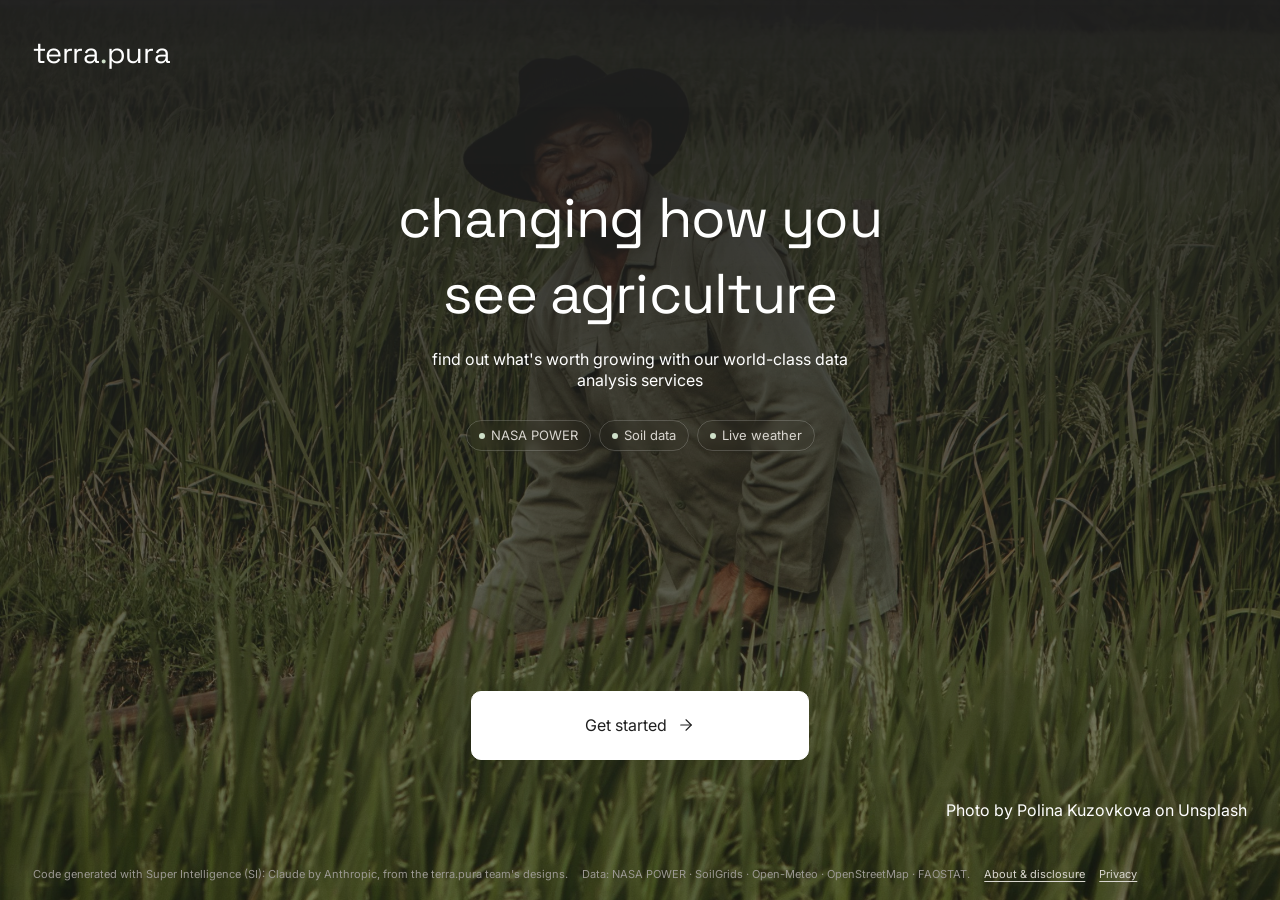
<file: 2026 Hackathon - terra.pura/solar.html>
<!doctype html>
<!-- terra.pura · NASA Space Apps Challenge 2026. Code generated with Super Intelligence (SI): Claude by Anthropic; designed, reviewed and tested by the terra.pura team. -->
<html lang="en">
<head>
<meta charset="utf-8">
<meta name="viewport" content="width=device-width,initial-scale=1">
<!-- shared metadata -->
<meta name="description" content="terra.pura helps farmers decide what is worth growing on their land, using NASA POWER climate data, ISRIC SoilGrids soil data, Open-Meteo forecasts, OpenStreetMap and FAOSTAT crop prices. An educational NASA Space Apps Challenge 2026 project.">
<meta name="keywords" content="agriculture, farming, crop planning, NASA, Earth science, climate data, soil, education, NASA Space Apps Challenge">
<meta name="author" content="terra.pura team">
<meta name="generator" content="Super Intelligence (SI): Claude by Anthropic">
<meta name="si-disclosure" content="Code generated with Super Intelligence (SI): Claude by Anthropic, a code-generation tool, working from the terra.pura team's own designs; reviewed and tested by the terra.pura team.">
<meta name="rating" content="general">
<meta name="robots" content="noindex, follow">
<meta name="referrer" content="strict-origin-when-cross-origin">
<meta name="theme-color" content="#1f1f1f">
<meta property="og:type" content="website">
<meta property="og:site_name" content="terra.pura">
<meta property="og:title" content="terra.pura: changing how you see agriculture">
<meta property="og:description" content="terra.pura helps farmers decide what is worth growing on their land, using NASA POWER climate data, ISRIC SoilGrids soil data, Open-Meteo forecasts, OpenStreetMap and FAOSTAT crop prices. An educational NASA Space Apps Challenge 2026 project.">
<meta property="og:url" content="https://terrapura.sorila.dev/solar.html">
<meta property="og:image" content="https://terrapura.sorila.dev/assets/img/hero.jpg">
<meta name="twitter:card" content="summary_large_image">
<link rel="canonical" href="https://terrapura.sorila.dev/solar.html">
<!-- /shared metadata -->
<title>Solar planner — terra.pura</title>
<script>
  try { const s = JSON.parse(localStorage.getItem('terrapura.v1')) || {}; if (!(s.onboardedAt && s.land && s.land.length >= 3)) location.replace('index.html'); else if (s.dataFor !== s.center.join(',')) location.replace('complete.html'); } catch (e) { location.replace('index.html'); }
</script>
<link rel="icon" href="assets/img/favicon.svg" type="image/svg+xml">
<link rel="icon" href="assets/img/favicon-32.png" type="image/png" sizes="32x32">
<link rel="apple-touch-icon" href="assets/img/apple-touch-icon.png">
<link rel="manifest" href="manifest.webmanifest">
<link rel="stylesheet" href="assets/css/base.css">
<style>
  main{display:grid;grid-template-columns:400px minmax(0,1fr);gap:15px;padding:38px var(--gutter) var(--gutter);align-items:start}
  .head{grid-column:1/-1}
  h1{margin:0 0 6px;font:400 clamp(30px,3vw,44px)/1.2 var(--display)}
  .lede{margin:0;color:var(--ink-dim);font-size:14px;max-width:780px;line-height:1.55}
  .lede b{color:var(--ink);font-weight:400}
  .back{font-size:13px;text-decoration:none;color:var(--ink-dim);display:inline-flex;gap:6px;align-items:center}
  .back svg{width:16px;height:16px}
  .panel{opacity:0;animation:rise .8s var(--ease) forwards;animation-delay:calc(var(--i) * 90ms + 150ms)}
  .ctl{display:grid;gap:18px;border-radius:var(--r) 0 0 var(--r)}
  .ctl h2{margin:0}
  .seg{display:flex;flex-wrap:wrap;gap:6px}
  .seg button{height:34px;padding:0 12px;border-radius:99px;border:1px solid var(--line-soft);background:none;font-size:12px;cursor:pointer;transition:background .25s,color .25s,border-color .25s}
  .seg button:hover{border-color:var(--ink)}
  .seg button[aria-pressed=true]{background:var(--ink);color:var(--dark-ink);border-color:var(--ink)}
  .note{font-size:12px;color:var(--ink-mute);margin:-8px 0 0;line-height:1.5}
  label{display:grid;gap:6px;font-size:13px}
  .lab{display:flex;justify-content:space-between;color:var(--ink-dim)}
  .lab b{font-weight:400;color:var(--ink);font-variant-numeric:tabular-nums}
  input[type=range]{-webkit-appearance:none;appearance:none;width:100%;height:20px;background:none;cursor:pointer}
  input[type=range]::-webkit-slider-runnable-track{height:3px;border-radius:3px;background:linear-gradient(90deg,var(--ink) var(--p,0%),var(--line-soft) var(--p,0%))}
  input[type=range]::-moz-range-track{height:3px;border-radius:3px;background:var(--line-soft)}
  input[type=range]::-webkit-slider-thumb{-webkit-appearance:none;width:14px;height:14px;margin-top:-5.5px;border-radius:50%;background:var(--ink);transition:transform .2s var(--ease-spring)}
  input[type=range]:hover::-webkit-slider-thumb{transform:scale(1.3)}
  .num{display:flex;align-items:center;gap:8px}
  .num input{width:110px;height:34px;border:1px solid var(--line-soft);border-radius:6px;background:none;padding:0 10px;font-size:13px}
  .fit{height:38px;min-width:0;font-size:13px}
  .out{display:grid;gap:15px}
  .kpis{display:grid;grid-template-columns:repeat(3,minmax(0,1fr));gap:15px;border-radius:0 var(--r) 0 0}
  .kpis div{font-size:12px;color:var(--ink-dim)}
  .kpis b{display:block;font:400 28px/1.15 var(--display);color:var(--ink);font-variant-numeric:tabular-nums;margin-bottom:4px}
  .pay{grid-column:1/-1;font:400 18px/1.3 var(--display);padding-top:6px;border-top:1px solid var(--line-soft)}
  .pay.ok{color:var(--gain)}.pay.no{color:var(--cost)}
  .cashp{border-radius:0}
  .legend{display:flex;flex-wrap:wrap;gap:16px;font-size:11px;color:var(--ink-mute);margin:4px 0 10px}
  .legend i{display:inline-block;width:12px;height:3px;border-radius:2px;margin-right:6px;vertical-align:middle}
  #cash{display:block;width:100%;height:300px;overflow:visible}
  #cash text{font:10px Inter,sans-serif;fill:#9b9892}
  #cash .ln{stroke-dasharray:1;stroke-dashoffset:1;animation:draw 1.4s var(--ease) forwards}
  @keyframes draw{to{stroke-dashoffset:0}}
  .split{display:grid;grid-template-columns:minmax(0,1fr) minmax(0,1fr);gap:15px}
  .split .panel:last-child{border-radius:0 0 var(--r) 0}
  #genChart{height:170px;margin-top:30px}
  .assume{grid-column:1/-1;font-size:12px;color:var(--ink-mute);line-height:1.6;margin:0}
  @media (max-width:1100px){main{grid-template-columns:1fr}.ctl,.kpis,.cashp,.split .panel{border-radius:var(--r)}.split{grid-template-columns:1fr}}
  @media (max-width:600px){.kpis{grid-template-columns:repeat(2,minmax(0,1fr))}}
</style>
</head>
<body>
<header class="topbar">
  <a class="brand" href="dash.html">terra<span class="dot">.</span>pura</a>
  <a class="back fade" href="dash.html"><span data-icon="back"></span>Dashboard</a>
</header>
<main>
  <div class="head">
    <h1 data-words>Solar panel planner</h1>
    <p class="lede rise" style="--d:300ms" id="ctx">Loading your farm…</p>
  </div>

  <section class="panel ctl" style="--i:0">
    <h2>Your panels</h2>
    <div class="seg" id="mounts" aria-label="Where the panels go"></div>
    <p class="note" id="mountNote"></p>
    <label><span class="lab">Panel size <b id="wattsV"></b></span><input type="range" id="watts" min="250" max="700" step="10"></label>
    <label><span class="lab">Number of panels <b id="panelsV"></b></span><input type="range" id="panels" min="1" max="500" step="1"></label>
    <button class="btn ghost fit" id="fit">Size it to cover my farm's electricity</button>
    <label><span class="lab">Installed cost <b id="costWV"></b></span><span class="num"><span data-cur></span><input type="number" id="costW" min="0" step="0.05"> per watt</span></label>
    <label><span class="lab">Electricity you buy <b id="priceV"></b></span><span class="num"><span data-cur></span><input type="number" id="price" min="0" step="0.001"> per kWh</span></label>
    <label><span class="lab">Export rate (what the grid pays you) <b id="exportPriceV"></b></span><span class="num"><span data-cur></span><input type="number" id="exportPrice" min="0" step="0.001"> per kWh</span></label>
    <label><span class="lab">Farm electricity use <b id="demandV"></b></span><span class="num"><input type="number" id="demand" min="0" step="100"> kWh a year</span></label>
    <label><span class="lab">Electricity price rise <b id="escalateV"></b></span><input type="range" id="escalate" min="0" max="8" step="0.5"></label>
  </section>

  <div class="out">
    <section class="panel kpis" style="--i:1">
      <div><b id="kKwp">—</b>system size</div>
      <div><b id="kGen">—</b>generated in year 1</div>
      <div><b id="kCost">—</b>panels, installed</div>
      <div><b id="kLand">—</b>farmland used</div>
      <div><b id="kLost">—</b>crop sales lost</div>
      <div><b id="kNet">—</b>net after 25 years</div>
      <p class="pay" id="kPay"></p>
    </section>
    <section class="panel cashp" style="--i:2">
      <h2 style="margin:0">Money over 25 years</h2>
      <div class="legend" id="legend"></div>
      <svg id="cash" role="img" aria-label="Cumulative savings, spending, lost crop profit and net position over 25 years"></svg>
    </section>
    <div class="split">
      <section class="panel" style="--i:3"><h2 style="margin:0">Generation by month</h2><div id="genChart"></div></section>
      <section class="panel" style="--i:4"><h2>Breakdown</h2><div id="detail"></div></section>
    </div>
  </div>
  <p class="assume">How we calculate it: sunlight is NASA POWER's all-sky surface irradiance for your field (kWh/m² per day), raised 10% for tilted panels, with 80% system efficiency and 0.5% panel ageing a year. Electricity you use yourself is valued at your tariff; the rest at the export rate, both rising with the price-rise setting. Upkeep is 1% of the install cost a year, plus an inverter replacement (10%) in year 12. Crop losses use the profit per m² from your dashboard's year-round plan. Default costs per watt are typical 2025–26 farm-scale prices; edit them for your quote.</p>
</main>
<script type="module" src="assets/js/solar.js"></script>
<footer class="si-note"><span>Code generated with Super Intelligence (SI): Claude by Anthropic, from the terra.pura team's designs.</span> <span>Data: NASA POWER · SoilGrids · Open-Meteo · OpenStreetMap · FAOSTAT.</span> <a href="about.html">About &amp; disclosure</a> <a href="privacy.html">Privacy</a></footer>
</body>
</html>
</file>
<file: 2026 Hackathon - terra.pura/assets/css/base.css>
/* terra.pura · NASA Space Apps Challenge 2026. Code generated with Super Intelligence (SI): Claude by Anthropic; designed, reviewed and tested by the terra.pura team. */
/* terra.pura — shared styles. Tokens come straight from the design exports. */
@font-face{font-family:'Space Grotesk';src:url('../fonts/SpaceGrotesk.woff2') format('woff2');font-weight:100 900;font-display:swap}
@font-face{font-family:'Inter';src:url('../fonts/Inter.woff2') format('woff2');font-weight:100 900;font-display:swap}

:root{
  --bg:#1f1f1f;
  --bg-2:#262626;
  --ink:#ffffff;
  --ink-dim:#d9d6d0;
  --ink-mute:#9b9892;
  --sand:#d9d6d0;
  --dark-ink:#141416;
  --cost:#e07856;
  --gain:#cfe0c9;
  --sky:#7eb3ff;
  --line:rgba(255,255,255,.9);
  --line-soft:rgba(255,255,255,.18);
  --r:10px;
  --gutter:clamp(16px,2.6vw,50px);
  --ease:cubic-bezier(.22,.8,.24,1);
  --ease-spring:cubic-bezier(.34,1.56,.64,1);
  --display:'Space Grotesk',system-ui,sans-serif;
  --body:'Inter',system-ui,sans-serif;
  color-scheme:dark;
}
*{box-sizing:border-box}
html,body{margin:0;min-height:100%;background:var(--bg);color:var(--ink);font-family:var(--body);-webkit-font-smoothing:antialiased}
body{line-height:1.35;overflow-x:hidden}
a{color:inherit}
button,input{font:inherit;color:inherit}
img{max-width:100%}
::selection{background:var(--gain);color:var(--dark-ink)}

/* cross-page fade (Chromium / Safari 18+) */
@view-transition{navigation:auto}
::view-transition-old(root){animation:vt-out .32s var(--ease) both}
::view-transition-new(root){animation:vt-in .45s var(--ease) both}
@keyframes vt-out{to{opacity:0;transform:translateY(-6px)}}
@keyframes vt-in{from{opacity:0;transform:translateY(8px)}}

/* ---------- brand ---------- */
.brand{position:relative;z-index:5;display:inline-block;font-family:var(--display);font-size:29px;font-weight:400;text-decoration:none;letter-spacing:-.01em}
.brand .dot{display:inline-block;color:var(--gain);transition:transform .5s var(--ease-spring)}
.brand:hover .dot{transform:translateY(-6px) scale(1.4)}
.topbar{display:flex;align-items:center;justify-content:space-between;gap:16px;padding:var(--gutter) var(--gutter) 0}

/* ---------- buttons ---------- */
.btn{position:relative;display:inline-flex;align-items:center;justify-content:center;gap:10px;height:61px;min-width:232px;padding:0 28px;border-radius:var(--r);border:1px solid var(--ink);background:var(--ink);color:var(--bg);font-size:16px;text-decoration:none;cursor:pointer;overflow:hidden;isolation:isolate;transition:transform .35s var(--ease),box-shadow .35s var(--ease),opacity .2s,background .3s}
.btn::before{content:"";position:absolute;inset:0;z-index:-1;background:var(--gain);transform:translateY(101%);transition:transform .45s var(--ease)}
.btn:hover::before,.btn:focus-visible::before{transform:none}
.btn:hover{transform:translateY(-2px);box-shadow:0 14px 30px -14px rgba(207,224,201,.55)}
.btn:active{transform:translateY(0) scale(.98)}
.btn .arrow{width:18px;height:18px;transition:transform .35s var(--ease)}
.btn:hover .arrow{transform:translateX(4px)}
.btn[disabled]{opacity:.35;pointer-events:none}
.btn.ghost{background:transparent;color:var(--ink)}
.btn.ghost::before{background:rgba(255,255,255,.08)}
.btn.lg{min-width:338px;height:69px}
:focus-visible{outline:2px solid var(--gain);outline-offset:3px}

/* ---------- panels ---------- */
.panel{position:relative;border:1px solid var(--line);border-radius:var(--r);padding:30px;min-width:0}
.panel h2{margin:0 0 22px;font:400 16px/1.35 var(--body)}
.panel .row{font-size:13px;margin:0 0 6px;display:flex;justify-content:space-between;gap:12px}
.muted{color:var(--ink-mute)}
.sand-box{background:var(--sand);color:var(--dark-ink);border-radius:4px;display:grid;place-items:center;text-align:center;font-size:16px}

/* ---------- inputs ---------- */
.field{display:flex;align-items:center;gap:12px;height:61px;padding:0 15px;border:1px solid var(--ink);border-radius:var(--r);transition:border-color .25s,box-shadow .25s}
.field:focus-within{border-color:var(--gain);box-shadow:0 0 0 4px rgba(207,224,201,.12)}
.field input{flex:1;min-width:0;background:none;border:0;outline:0;font-size:17px}
.field input::placeholder{color:var(--ink-dim)}
.field svg{width:32px;height:32px;flex:none}
.mini{display:inline-flex;align-items:center;height:37px;width:169px;padding:0 12px;border:1px solid var(--ink);border-radius:5px;transition:border-color .25s,box-shadow .25s}
.mini:focus-within{border-color:var(--gain);box-shadow:0 0 0 3px rgba(207,224,201,.14)}
.mini input{width:100%;background:none;border:0;outline:0;font-size:14px}
.mini input::-webkit-inner-spin-button{opacity:.3}

/* ---------- motion primitives ---------- */
.rise{opacity:0;transform:translateY(18px);animation:rise .8s var(--ease) forwards;animation-delay:calc(var(--i,0) * 70ms + var(--d,0ms))}
@keyframes rise{to{opacity:1;transform:none}}
.fade{opacity:0;animation:fade 1s var(--ease) forwards;animation-delay:var(--d,0ms)}
@keyframes fade{to{opacity:1}}
.words .w{display:inline-block;opacity:0;transform:translateY(.45em) rotate(2deg);filter:blur(6px);animation:word .9s var(--ease) forwards;animation-delay:calc(var(--i) * 75ms + var(--d,0ms))}
@keyframes word{to{opacity:1;transform:none;filter:none}}
.skeleton{position:relative;overflow:hidden;background:var(--sand)}
.skeleton::after{content:"";position:absolute;inset:0;background:linear-gradient(100deg,transparent 30%,rgba(255,255,255,.55) 50%,transparent 70%);transform:translateX(-100%);animation:shimmer 1.6s infinite}
@keyframes shimmer{to{transform:translateX(100%)}}

@media (prefers-reduced-motion:reduce){
  *,*::before,*::after{animation-duration:.01ms!important;animation-delay:0ms!important;transition-duration:.01ms!important}
  .rise,.fade,.words .w{opacity:1;transform:none;filter:none}
}

/* ---------- SI disclosure footer (every page) ---------- */
.si-note{position:relative;z-index:2;display:flex;flex-wrap:wrap;gap:4px 14px;align-items:baseline;padding:14px var(--gutter) 18px;font-size:11px;line-height:1.5;color:var(--ink-mute)}
.si-note a{color:var(--ink-dim);text-underline-offset:3px;transition:color .2s}
.si-note a:hover{color:var(--ink)}
</file>
<file: 2026 Hackathon - terra.pura/assets/vendor/leaflet/leaflet.css>
/* required styles */

.leaflet-pane,
.leaflet-tile,
.leaflet-marker-icon,
.leaflet-marker-shadow,
.leaflet-tile-container,
.leaflet-pane > svg,
.leaflet-pane > canvas,
.leaflet-zoom-box,
.leaflet-image-layer,
.leaflet-layer {
	position: absolute;
	left: 0;
	top: 0;
	}
.leaflet-container {
	overflow: hidden;
	}
.leaflet-tile,
.leaflet-marker-icon,
.leaflet-marker-shadow {
	-webkit-user-select: none;
	   -moz-user-select: none;
	        user-select: none;
	  -webkit-user-drag: none;
	}
/* Prevents IE11 from highlighting tiles in blue */
.leaflet-tile::selection {
	background: transparent;
}
/* Safari renders non-retina tile on retina better with this, but Chrome is worse */
.leaflet-safari .leaflet-tile {
	image-rendering: -webkit-optimize-contrast;
	}
/* hack that prevents hw layers "stretching" when loading new tiles */
.leaflet-safari .leaflet-tile-container {
	width: 1600px;
	height: 1600px;
	-webkit-transform-origin: 0 0;
	}
.leaflet-marker-icon,
.leaflet-marker-shadow {
	display: block;
	}
/* .leaflet-container svg: reset svg max-width decleration shipped in Joomla! (joomla.org) 3.x */
/* .leaflet-container img: map is broken in FF if you have max-width: 100% on tiles */
.leaflet-container .leaflet-overlay-pane svg {
	max-width: none !important;
	max-height: none !important;
	}
.leaflet-container .leaflet-marker-pane img,
.leaflet-container .leaflet-shadow-pane img,
.leaflet-container .leaflet-tile-pane img,
.leaflet-container img.leaflet-image-layer,
.leaflet-container .leaflet-tile {
	max-width: none !important;
	max-height: none !important;
	width: auto;
	padding: 0;
	}

.leaflet-container img.leaflet-tile {
	/* See: https://bugs.chromium.org/p/chromium/issues/detail?id=600120 */
	mix-blend-mode: plus-lighter;
}

.leaflet-container.leaflet-touch-zoom {
	-ms-touch-action: pan-x pan-y;
	touch-action: pan-x pan-y;
	}
.leaflet-container.leaflet-touch-drag {
	-ms-touch-action: pinch-zoom;
	/* Fallback for FF which doesn't support pinch-zoom */
	touch-action: none;
	touch-action: pinch-zoom;
}
.leaflet-container.leaflet-touch-drag.leaflet-touch-zoom {
	-ms-touch-action: none;
	touch-action: none;
}
.leaflet-container {
	-webkit-tap-highlight-color: transparent;
}
.leaflet-container a {
	-webkit-tap-highlight-color: rgba(51, 181, 229, 0.4);
}
.leaflet-tile {
	filter: inherit;
	visibility: hidden;
	}
.leaflet-tile-loaded {
	visibility: inherit;
	}
.leaflet-zoom-box {
	width: 0;
	height: 0;
	-moz-box-sizing: border-box;
	     box-sizing: border-box;
	z-index: 800;
	}
/* workaround for https://bugzilla.mozilla.org/show_bug.cgi?id=888319 */
.leaflet-overlay-pane svg {
	-moz-user-select: none;
	}

.leaflet-pane         { z-index: 400; }

.leaflet-tile-pane    { z-index: 200; }
.leaflet-overlay-pane { z-index: 400; }
.leaflet-shadow-pane  { z-index: 500; }
.leaflet-marker-pane  { z-index: 600; }
.leaflet-tooltip-pane   { z-index: 650; }
.leaflet-popup-pane   { z-index: 700; }

.leaflet-map-pane canvas { z-index: 100; }
.leaflet-map-pane svg    { z-index: 200; }

.leaflet-vml-shape {
	width: 1px;
	height: 1px;
	}
.lvml {
	behavior: url(#default#VML);
	display: inline-block;
	position: absolute;
	}


/* control positioning */

.leaflet-control {
	position: relative;
	z-index: 800;
	pointer-events: visiblePainted; /* IE 9-10 doesn't have auto */
	pointer-events: auto;
	}
.leaflet-top,
.leaflet-bottom {
	position: absolute;
	z-index: 1000;
	pointer-events: none;
	}
.leaflet-top {
	top: 0;
	}
.leaflet-right {
	right: 0;
	}
.leaflet-bottom {
	bottom: 0;
	}
.leaflet-left {
	left: 0;
	}
.leaflet-control {
	float: left;
	clear: both;
	}
.leaflet-right .leaflet-control {
	float: right;
	}
.leaflet-top .leaflet-control {
	margin-top: 10px;
	}
.leaflet-bottom .leaflet-control {
	margin-bottom: 10px;
	}
.leaflet-left .leaflet-control {
	margin-left: 10px;
	}
.leaflet-right .leaflet-control {
	margin-right: 10px;
	}


/* zoom and fade animations */

.leaflet-fade-anim .leaflet-popup {
	opacity: 0;
	-webkit-transition: opacity 0.2s linear;
	   -moz-transition: opacity 0.2s linear;
	        transition: opacity 0.2s linear;
	}
.leaflet-fade-anim .leaflet-map-pane .leaflet-popup {
	opacity: 1;
	}
.leaflet-zoom-animated {
	-webkit-transform-origin: 0 0;
	    -ms-transform-origin: 0 0;
	        transform-origin: 0 0;
	}
svg.leaflet-zoom-animated {
	will-change: transform;
}

.leaflet-zoom-anim .leaflet-zoom-animated {
	-webkit-transition: -webkit-transform 0.25s cubic-bezier(0,0,0.25,1);
	   -moz-transition:    -moz-transform 0.25s cubic-bezier(0,0,0.25,1);
	        transition:         transform 0.25s cubic-bezier(0,0,0.25,1);
	}
.leaflet-zoom-anim .leaflet-tile,
.leaflet-pan-anim .leaflet-tile {
	-webkit-transition: none;
	   -moz-transition: none;
	        transition: none;
	}

.leaflet-zoom-anim .leaflet-zoom-hide {
	visibility: hidden;
	}


/* cursors */

.leaflet-interactive {
	cursor: pointer;
	}
.leaflet-grab {
	cursor: -webkit-grab;
	cursor:    -moz-grab;
	cursor:         grab;
	}
.leaflet-crosshair,
.leaflet-crosshair .leaflet-interactive {
	cursor: crosshair;
	}
.leaflet-popup-pane,
.leaflet-control {
	cursor: auto;
	}
.leaflet-dragging .leaflet-grab,
.leaflet-dragging .leaflet-grab .leaflet-interactive,
.leaflet-dragging .leaflet-marker-draggable {
	cursor: move;
	cursor: -webkit-grabbing;
	cursor:    -moz-grabbing;
	cursor:         grabbing;
	}

/* marker & overlays interactivity */
.leaflet-marker-icon,
.leaflet-marker-shadow,
.leaflet-image-layer,
.leaflet-pane > svg path,
.leaflet-tile-container {
	pointer-events: none;
	}

.leaflet-marker-icon.leaflet-interactive,
.leaflet-image-layer.leaflet-interactive,
.leaflet-pane > svg path.leaflet-interactive,
svg.leaflet-image-layer.leaflet-interactive path {
	pointer-events: visiblePainted; /* IE 9-10 doesn't have auto */
	pointer-events: auto;
	}

/* visual tweaks */

.leaflet-container {
	background: #ddd;
	outline-offset: 1px;
	}
.leaflet-container a {
	color: #0078A8;
	}
.leaflet-zoom-box {
	border: 2px dotted #38f;
	background: rgba(255,255,255,0.5);
	}


/* general typography */
.leaflet-container {
	font-family: "Helvetica Neue", Arial, Helvetica, sans-serif;
	font-size: 12px;
	font-size: 0.75rem;
	line-height: 1.5;
	}


/* general toolbar styles */

.leaflet-bar {
	box-shadow: 0 1px 5px rgba(0,0,0,0.65);
	border-radius: 4px;
	}
.leaflet-bar a {
	background-color: #fff;
	border-bottom: 1px solid #ccc;
	width: 26px;
	height: 26px;
	line-height: 26px;
	display: block;
	text-align: center;
	text-decoration: none;
	color: black;
	}
.leaflet-bar a,
.leaflet-control-layers-toggle {
	background-position: 50% 50%;
	background-repeat: no-repeat;
	display: block;
	}
.leaflet-bar a:hover,
.leaflet-bar a:focus {
	background-color: #f4f4f4;
	}
.leaflet-bar a:first-child {
	border-top-left-radius: 4px;
	border-top-right-radius: 4px;
	}
.leaflet-bar a:last-child {
	border-bottom-left-radius: 4px;
	border-bottom-right-radius: 4px;
	border-bottom: none;
	}
.leaflet-bar a.leaflet-disabled {
	cursor: default;
	background-color: #f4f4f4;
	color: #bbb;
	}

.leaflet-touch .leaflet-bar a {
	width: 30px;
	height: 30px;
	line-height: 30px;
	}
.leaflet-touch .leaflet-bar a:first-child {
	border-top-left-radius: 2px;
	border-top-right-radius: 2px;
	}
.leaflet-touch .leaflet-bar a:last-child {
	border-bottom-left-radius: 2px;
	border-bottom-right-radius: 2px;
	}

/* zoom control */

.leaflet-control-zoom-in,
.leaflet-control-zoom-out {
	font: bold 18px 'Lucida Console', Monaco, monospace;
	text-indent: 1px;
	}

.leaflet-touch .leaflet-control-zoom-in, .leaflet-touch .leaflet-control-zoom-out  {
	font-size: 22px;
	}


/* layers control */

.leaflet-control-layers {
	box-shadow: 0 1px 5px rgba(0,0,0,0.4);
	background: #fff;
	border-radius: 5px;
	}
.leaflet-control-layers-toggle {
	background-image: url(images/layers.png);
	width: 36px;
	height: 36px;
	}
.leaflet-retina .leaflet-control-layers-toggle {
	background-image: url(images/layers-2x.png);
	background-size: 26px 26px;
	}
.leaflet-touch .leaflet-control-layers-toggle {
	width: 44px;
	height: 44px;
	}
.leaflet-control-layers .leaflet-control-layers-list,
.leaflet-control-layers-expanded .leaflet-control-layers-toggle {
	display: none;
	}
.leaflet-control-layers-expanded .leaflet-control-layers-list {
	display: block;
	position: relative;
	}
.leaflet-control-layers-expanded {
	padding: 6px 10px 6px 6px;
	color: #333;
	background: #fff;
	}
.leaflet-control-layers-scrollbar {
	overflow-y: scroll;
	overflow-x: hidden;
	padding-right: 5px;
	}
.leaflet-control-layers-selector {
	margin-top: 2px;
	position: relative;
	top: 1px;
	}
.leaflet-control-layers label {
	display: block;
	font-size: 13px;
	font-size: 1.08333em;
	}
.leaflet-control-layers-separator {
	height: 0;
	border-top: 1px solid #ddd;
	margin: 5px -10px 5px -6px;
	}

/* Default icon URLs */
.leaflet-default-icon-path { /* used only in path-guessing heuristic, see L.Icon.Default */
	background-image: url(images/marker-icon.png);
	}


/* attribution and scale controls */

.leaflet-container .leaflet-control-attribution {
	background: #fff;
	background: rgba(255, 255, 255, 0.8);
	margin: 0;
	}
.leaflet-control-attribution,
.leaflet-control-scale-line {
	padding: 0 5px;
	color: #333;
	line-height: 1.4;
	}
.leaflet-control-attribution a {
	text-decoration: none;
	}
.leaflet-control-attribution a:hover,
.leaflet-control-attribution a:focus {
	text-decoration: underline;
	}
.leaflet-attribution-flag {
	display: inline !important;
	vertical-align: baseline !important;
	width: 1em;
	height: 0.6669em;
	}
.leaflet-left .leaflet-control-scale {
	margin-left: 5px;
	}
.leaflet-bottom .leaflet-control-scale {
	margin-bottom: 5px;
	}
.leaflet-control-scale-line {
	border: 2px solid #777;
	border-top: none;
	line-height: 1.1;
	padding: 2px 5px 1px;
	white-space: nowrap;
	-moz-box-sizing: border-box;
	     box-sizing: border-box;
	background: rgba(255, 255, 255, 0.8);
	text-shadow: 1px 1px #fff;
	}
.leaflet-control-scale-line:not(:first-child) {
	border-top: 2px solid #777;
	border-bottom: none;
	margin-top: -2px;
	}
.leaflet-control-scale-line:not(:first-child):not(:last-child) {
	border-bottom: 2px solid #777;
	}

.leaflet-touch .leaflet-control-attribution,
.leaflet-touch .leaflet-control-layers,
.leaflet-touch .leaflet-bar {
	box-shadow: none;
	}
.leaflet-touch .leaflet-control-layers,
.leaflet-touch .leaflet-bar {
	border: 2px solid rgba(0,0,0,0.2);
	background-clip: padding-box;
	}


/* popup */

.leaflet-popup {
	position: absolute;
	text-align: center;
	margin-bottom: 20px;
	}
.leaflet-popup-content-wrapper {
	padding: 1px;
	text-align: left;
	border-radius: 12px;
	}
.leaflet-popup-content {
	margin: 13px 24px 13px 20px;
	line-height: 1.3;
	font-size: 13px;
	font-size: 1.08333em;
	min-height: 1px;
	}
.leaflet-popup-content p {
	margin: 17px 0;
	margin: 1.3em 0;
	}
.leaflet-popup-tip-container {
	width: 40px;
	height: 20px;
	position: absolute;
	left: 50%;
	margin-top: -1px;
	margin-left: -20px;
	overflow: hidden;
	pointer-events: none;
	}
.leaflet-popup-tip {
	width: 17px;
	height: 17px;
	padding: 1px;

	margin: -10px auto 0;
	pointer-events: auto;

	-webkit-transform: rotate(45deg);
	   -moz-transform: rotate(45deg);
	    -ms-transform: rotate(45deg);
	        transform: rotate(45deg);
	}
.leaflet-popup-content-wrapper,
.leaflet-popup-tip {
	background: white;
	color: #333;
	box-shadow: 0 3px 14px rgba(0,0,0,0.4);
	}
.leaflet-container a.leaflet-popup-close-button {
	position: absolute;
	top: 0;
	right: 0;
	border: none;
	text-align: center;
	width: 24px;
	height: 24px;
	font: 16px/24px Tahoma, Verdana, sans-serif;
	color: #757575;
	text-decoration: none;
	background: transparent;
	}
.leaflet-container a.leaflet-popup-close-button:hover,
.leaflet-container a.leaflet-popup-close-button:focus {
	color: #585858;
	}
.leaflet-popup-scrolled {
	overflow: auto;
	}

.leaflet-oldie .leaflet-popup-content-wrapper {
	-ms-zoom: 1;
	}
.leaflet-oldie .leaflet-popup-tip {
	width: 24px;
	margin: 0 auto;

	-ms-filter: "progid:DXImageTransform.Microsoft.Matrix(M11=0.70710678, M12=0.70710678, M21=-0.70710678, M22=0.70710678)";
	filter: progid:DXImageTransform.Microsoft.Matrix(M11=0.70710678, M12=0.70710678, M21=-0.70710678, M22=0.70710678);
	}

.leaflet-oldie .leaflet-control-zoom,
.leaflet-oldie .leaflet-control-layers,
.leaflet-oldie .leaflet-popup-content-wrapper,
.leaflet-oldie .leaflet-popup-tip {
	border: 1px solid #999;
	}


/* div icon */

.leaflet-div-icon {
	background: #fff;
	border: 1px solid #666;
	}


/* Tooltip */
/* Base styles for the element that has a tooltip */
.leaflet-tooltip {
	position: absolute;
	padding: 6px;
	background-color: #fff;
	border: 1px solid #fff;
	border-radius: 3px;
	color: #222;
	white-space: nowrap;
	-webkit-user-select: none;
	-moz-user-select: none;
	-ms-user-select: none;
	user-select: none;
	pointer-events: none;
	box-shadow: 0 1px 3px rgba(0,0,0,0.4);
	}
.leaflet-tooltip.leaflet-interactive {
	cursor: pointer;
	pointer-events: auto;
	}
.leaflet-tooltip-top:before,
.leaflet-tooltip-bottom:before,
.leaflet-tooltip-left:before,
.leaflet-tooltip-right:before {
	position: absolute;
	pointer-events: none;
	border: 6px solid transparent;
	background: transparent;
	content: "";
	}

/* Directions */

.leaflet-tooltip-bottom {
	margin-top: 6px;
}
.leaflet-tooltip-top {
	margin-top: -6px;
}
.leaflet-tooltip-bottom:before,
.leaflet-tooltip-top:before {
	left: 50%;
	margin-left: -6px;
	}
.leaflet-tooltip-top:before {
	bottom: 0;
	margin-bottom: -12px;
	border-top-color: #fff;
	}
.leaflet-tooltip-bottom:before {
	top: 0;
	margin-top: -12px;
	margin-left: -6px;
	border-bottom-color: #fff;
	}
.leaflet-tooltip-left {
	margin-left: -6px;
}
.leaflet-tooltip-right {
	margin-left: 6px;
}
.leaflet-tooltip-left:before,
.leaflet-tooltip-right:before {
	top: 50%;
	margin-top: -6px;
	}
.leaflet-tooltip-left:before {
	right: 0;
	margin-right: -12px;
	border-left-color: #fff;
	}
.leaflet-tooltip-right:before {
	left: 0;
	margin-left: -12px;
	border-right-color: #fff;
	}

/* Printing */

@media print {
	/* Prevent printers from removing background-images of controls. */
	.leaflet-control {
		-webkit-print-color-adjust: exact;
		print-color-adjust: exact;
		}
	}
</file>
